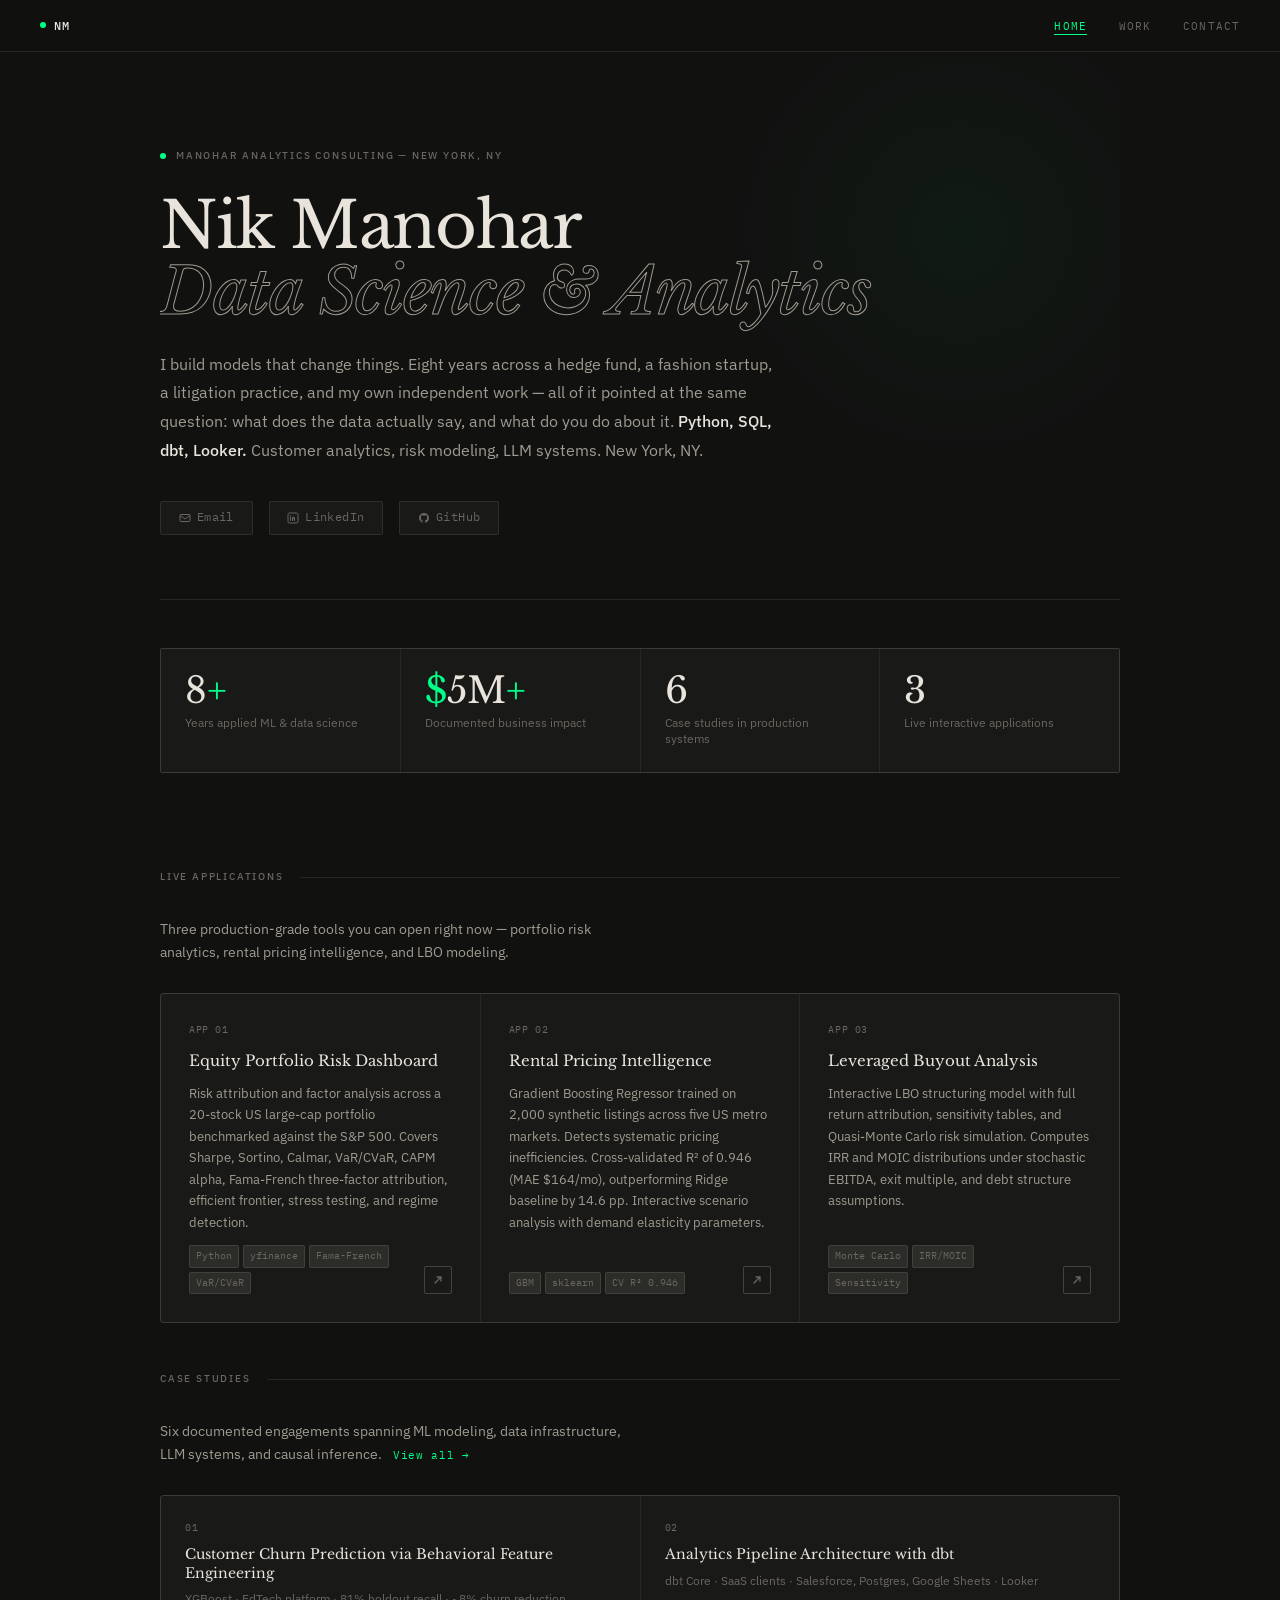
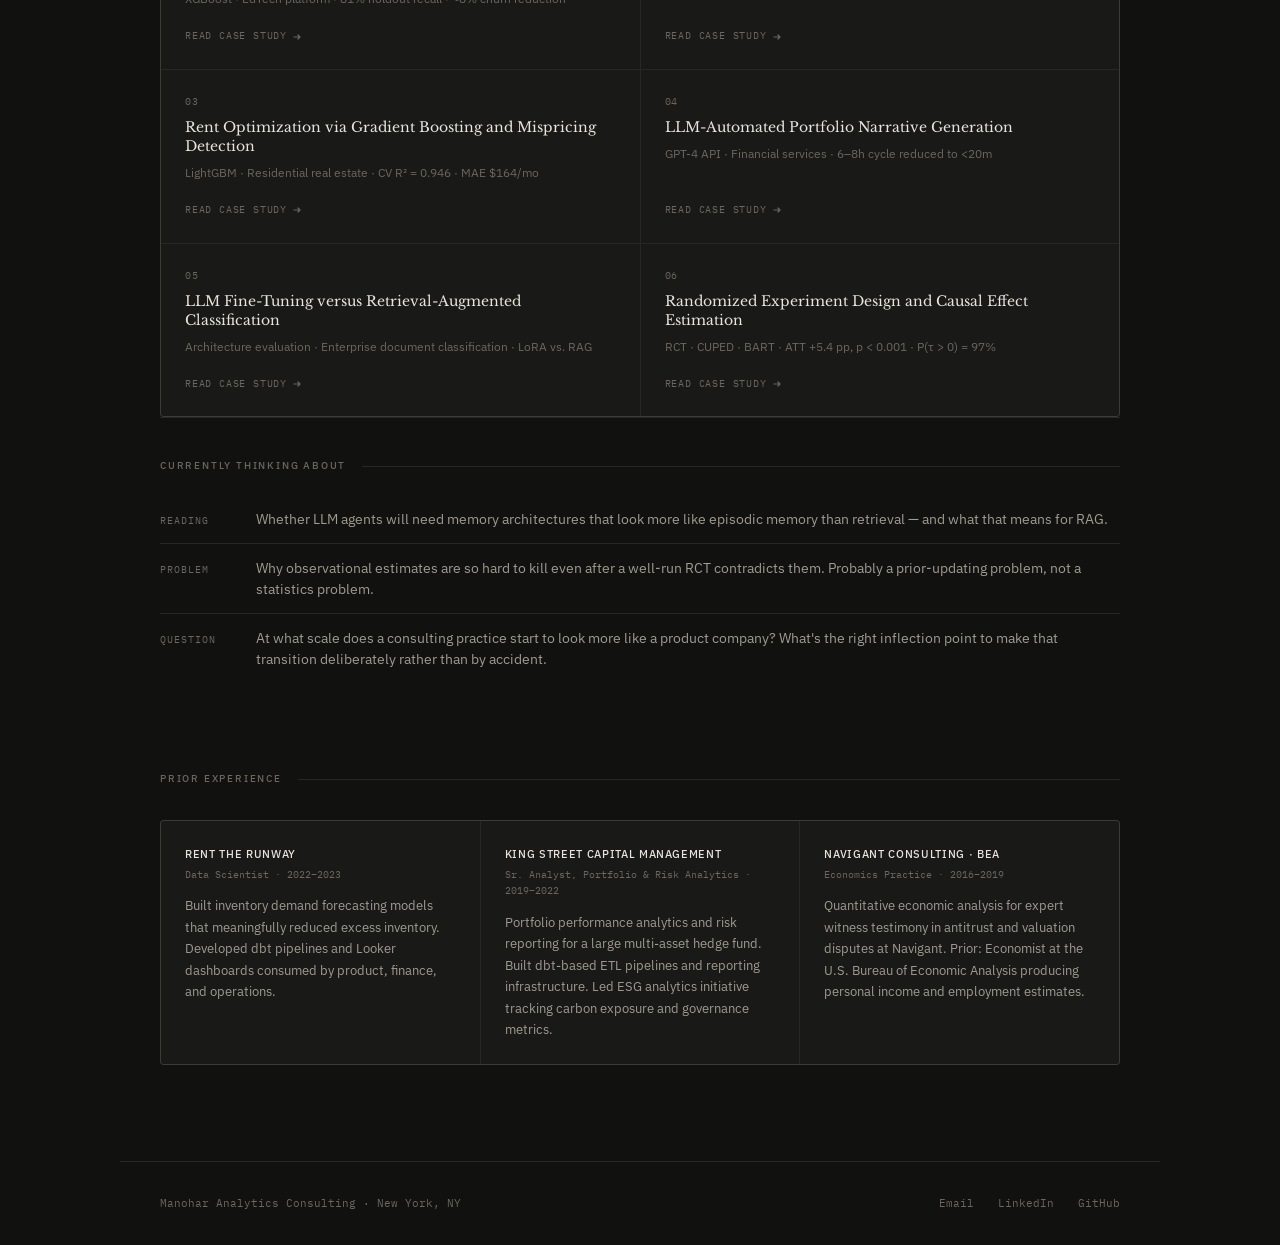
<file: index.html>
<!DOCTYPE html>
<html lang="en">
<head>
<meta charset="UTF-8">
<meta name="viewport" content="width=device-width, initial-scale=1.0">
<title>Nik Manohar | Data Science &amp; Analytics</title>
<link rel="preconnect" href="https://fonts.googleapis.com">
<link href="https://fonts.googleapis.com/css2?family=Libre+Baskerville:ital,wght@0,400;0,700;1,400&family=IBM+Plex+Sans:wght@300;400;500&family=IBM+Plex+Mono:wght@400;500&display=swap" rel="stylesheet">
<link rel="stylesheet" href="style.css">
<style>
/* ---- HERO ---- */
.hero {
  padding: 6rem 0 4rem;
  border-bottom: 0.5px solid var(--rule);
  position: relative;
  overflow: hidden;
}
.hero::before {
  content: '';
  position: absolute;
  top: -60px; right: -80px;
  width: 480px; height: 480px;
  background: radial-gradient(circle, rgba(0,255,136,0.04) 0%, transparent 70%);
  pointer-events: none;
}
.hero-eyebrow {
  display: flex;
  align-items: center;
  gap: 10px;
  margin-bottom: 1.75rem;
}
.hero-eyebrow .dot {
  width: 6px; height: 6px;
  border-radius: 50%;
  background: var(--accent);
  animation: pulse 2.4s ease-in-out infinite;
}
.hero-name {
  font-family: 'Libre Baskerville', serif;
  font-size: clamp(38px, 6vw, 64px);
  font-weight: 400;
  line-height: 1.04;
  color: var(--ink);
  letter-spacing: -0.02em;
  margin-bottom: 1.5rem;
}
.hero-name em {
  font-style: italic;
  color: transparent;
  -webkit-text-stroke: 1px var(--ink-mid);
  transition: color 0.2s, -webkit-text-stroke-color 0.2s;
}
.hero-name em:hover {
  color: var(--accent);
  -webkit-text-stroke-color: var(--accent);
}
.hero-bio {
  font-size: 16px;
  color: var(--ink-mid);
  line-height: 1.80;
  max-width: 62ch;
  margin-bottom: 2.25rem;
}
.hero-bio strong { color: var(--ink); font-weight: 500; }
.hero-contact {
  display: flex;
  flex-wrap: wrap;
  gap: 0.5rem 1rem;
  align-items: center;
}
.hero-link {
  font-family: 'IBM Plex Mono', monospace;
  font-size: 11.5px;
  color: var(--ink-dim);
  text-decoration: none;
  display: flex; align-items: center; gap: 6px;
  transition: color 0.15s, border-color 0.15s, background 0.15s;
  letter-spacing: 0.04em;
  border: 0.5px solid var(--rule);
  border-radius: 2px;
  padding: 0.4rem 1.1rem;
  background: var(--paper-2);
}
.hero-link:hover { color: var(--accent); border-color: var(--accent); }
.hero-link svg { width: 12px; height: 12px; flex-shrink: 0; }

/* ---- STATS BAND ---- */
.stats-band {
  display: grid;
  grid-template-columns: repeat(4, 1fr);
  gap: 1px;
  background: var(--rule);
  border: 0.5px solid var(--rule);
  border-radius: 2px;
  overflow: hidden;
  margin: 3rem 0;
}
.stat-cell {
  background: var(--paper-2);
  padding: 1.5rem;
  text-align: left;
}
.stat-cell-num {
  font-family: 'Libre Baskerville', serif;
  font-size: 36px;
  line-height: 1;
  color: var(--ink);
  margin-bottom: 6px;
}
.stat-cell-num .accent { color: var(--accent); }
.stat-cell-label { font-size: 12px; color: var(--ink-dim); line-height: 1.4; }
@media(max-width:640px){.stats-band{grid-template-columns:1fr 1fr;}}

/* ---- APP CARDS ---- */
.app-grid {
  display: grid;
  grid-template-columns: repeat(3, 1fr);
  gap: 1px;
  background: var(--rule);
  border: 0.5px solid var(--rule);
  border-radius: 4px;
  overflow: hidden;
}
@media(max-width:700px){.app-grid{grid-template-columns:1fr;}}

.app-card {
  background: var(--paper-2);
  padding: 1.75rem;
  text-decoration: none;
  display: flex; flex-direction: column; gap: 0.75rem;
  transition: background 0.15s;
  position: relative;
  overflow: hidden;
}
.app-card::after {
  content: '';
  position: absolute;
  bottom: 0; left: 0; right: 0;
  height: 2px;
  background: var(--accent);
  transform: scaleX(0);
  transform-origin: left;
  transition: transform 0.25s ease;
}
.app-card:hover { background: var(--paper-3); }
.app-card:hover::after { transform: scaleX(1); }

.app-num {
  font-family: 'IBM Plex Mono', monospace;
  font-size: 10px; color: var(--ink-dim); letter-spacing: 0.06em;
}
.app-title {
  font-family: 'Libre Baskerville', serif;
  font-size: 15px; font-weight: 400;
  color: var(--ink); line-height: 1.35;
}
.app-desc {
  font-size: 13px; color: var(--ink-mid); line-height: 1.65; flex: 1;
}
.app-meta {
  display: flex; justify-content: space-between;
  align-items: flex-end; gap: 0.5rem; margin-top: auto;
}
.tag-row { display: flex; flex-wrap: wrap; gap: 4px; }
.tag {
  font-family: 'IBM Plex Mono', monospace;
  font-size: 10px; padding: 2px 6px; border-radius: 2px;
  background: var(--paper-4); color: var(--ink-dim);
  border: 0.5px solid var(--rule);
}
.app-link-icon {
  width: 28px; height: 28px; flex-shrink: 0;
  border: 0.5px solid var(--rule-mid); border-radius: 2px;
  display: flex; align-items: center; justify-content: center;
  color: var(--ink-dim); transition: all 0.15s;
}
.app-card:hover .app-link-icon { border-color: var(--accent); color: var(--accent); }
.app-link-icon svg { width: 10px; height: 10px; }

/* ---- WORK PREVIEW ---- */
.work-preview {
  display: grid;
  grid-template-columns: repeat(2, 1fr);
  gap: 1px;
  background: var(--rule);
  border: 0.5px solid var(--rule);
  border-radius: 4px;
  overflow: hidden;
}
@media(max-width:640px){.work-preview{grid-template-columns:1fr;}}

.work-card {
  background: var(--paper-2);
  padding: 1.5rem;
  text-decoration: none;
  display: flex; flex-direction: column; gap: 0.5rem;
  transition: background 0.15s;
  border-right: 1px solid transparent;
}
.work-card:hover { background: var(--paper-3); }
.work-card:hover .work-num { color: var(--accent); }

.work-num {
  font-family: 'IBM Plex Mono', monospace;
  font-size: 10px; color: var(--ink-dim);
  letter-spacing: 0.06em; transition: color 0.15s;
}
.work-title {
  font-family: 'Libre Baskerville', serif;
  font-size: 14px; font-weight: 400;
  color: var(--ink); line-height: 1.35;
}
.work-sub {
  font-size: 12px; color: var(--ink-dim); line-height: 1.5;
}
.work-arrow {
  margin-top: auto; padding-top: 0.75rem;
  font-family: 'IBM Plex Mono', monospace;
  font-size: 10px; letter-spacing: 0.08em; text-transform: uppercase;
  color: var(--ink-dim); display: flex; align-items: center; gap: 5px;
  transition: color 0.15s;
}
.work-card:hover .work-arrow { color: var(--accent); }

/* ---- EXPERIENCE ---- */
.exp-grid {
  display: grid;
  grid-template-columns: repeat(3, 1fr);
  gap: 1px; background: var(--rule);
  border: 0.5px solid var(--rule); border-radius: 4px; overflow: hidden;
}
@media(max-width:640px){.exp-grid{grid-template-columns:1fr;}}

.exp-card {
  background: var(--paper-2); padding: 1.5rem;
}
.exp-org { font-size: 11px; font-weight: 500; color: var(--ink); letter-spacing: 0.06em; text-transform: uppercase; margin-bottom: 4px; }
.exp-role { font-family: 'IBM Plex Mono', monospace; font-size: 10px; color: var(--ink-dim); margin-bottom: 0.75rem; }
.exp-body { font-size: 13px; color: var(--ink-mid); line-height: 1.65; }
</style>
</head>
<body>

<nav class="site-nav">
  <a class="nav-logo" href="index.html">
    <span class="dot"></span>
    NM
  </a>
  <ul class="nav-links">
    <li><a href="index.html" class="active">Home</a></li>
    <li><a href="work.html">Work</a></li>
    <li><a href="mailto:manohar.analytics@proton.me">Contact</a></li>
  </ul>
</nav>

<div class="page-wrap">

  <!-- HERO -->
  <section class="hero">
    <div class="hero-eyebrow fade-up">
      <span class="dot"></span>
      <span class="label">Manohar Analytics Consulting — New York, NY</span>
    </div>
    <h1 class="hero-name fade-up fade-up-1">Nik Manohar<br><em>Data Science & Analytics</em></h1>
    <p class="hero-bio fade-up fade-up-2">
      I build models that change things. Eight years across a hedge fund, a fashion startup, a litigation practice, and my own independent work — all of it pointed at the same question: what does the data actually say, and what do you do about it. <strong>Python, SQL, dbt, Looker.</strong> Customer analytics, risk modeling, LLM systems. New York, NY. 
    </p>
    <div class="hero-contact fade-up fade-up-3">
      <a class="hero-link" href="mailto:manohar.analytics@proton.me">
        <svg viewBox="0 0 12 12" fill="none"><rect x="1" y="2.5" width="10" height="7" rx="1" stroke="currentColor" stroke-width="1"/><path d="M1 3.5L6 7l5-3.5" stroke="currentColor" stroke-width="1"/></svg>
        Email
      </a>
      <a class="hero-link" href="https://www.linkedin.com/in/nik-manohar/" target="_blank">
        <svg viewBox="0 0 12 12" fill="none"><rect x="1" y="1" width="10" height="10" rx="1.5" stroke="currentColor" stroke-width="1"/><path d="M3.5 5v3.5M3.5 3.5v.01M5.5 8.5V6a1 1 0 012 0v2.5M5.5 6.5h2" stroke="currentColor" stroke-width="1" stroke-linecap="round"/></svg>
        LinkedIn
      </a>
      <a class="hero-link" href="https://github.com/nikm-ai" target="_blank">
        <svg viewBox="0 0 12 12" fill="none"><path d="M6 1C3.24 1 1 3.24 1 6c0 2.21 1.43 4.08 3.42 4.74.25.05.34-.11.34-.24v-.85c-1.39.3-1.68-.67-1.68-.67-.23-.58-.56-.73-.56-.73-.45-.31.04-.3.04-.3.5.03.76.51.76.51.44.76 1.16.54 1.44.41.04-.32.17-.54.31-.66-1.1-.13-2.26-.55-2.26-2.45 0-.54.19-.98.51-1.33-.05-.13-.22-.63.05-1.31 0 0 .42-.13 1.37.51a4.76 4.76 0 012.5 0c.95-.64 1.37-.51 1.37-.51.27.68.1 1.18.05 1.31.32.35.51.79.51 1.33 0 1.91-1.16 2.32-2.27 2.45.18.15.34.46.34.93v1.38c0 .13.09.29.34.24A5.01 5.01 0 0011 6c0-2.76-2.24-5-5-5z" fill="currentColor"/></svg>
        GitHub
      </a>
    </div>
  </section>

  <!-- STATS -->
  <div class="stats-band fade-up fade-up-4">
    <div class="stat-cell">
      <div class="stat-cell-num">8<span class="accent">+</span></div>
      <div class="stat-cell-label">Years applied ML &amp; data science</div>
    </div>
    <div class="stat-cell">
      <div class="stat-cell-num"><span class="accent">$</span>5M<span class="accent">+</span></div>
      <div class="stat-cell-label">Documented business impact</div>
    </div>
    <div class="stat-cell">
      <div class="stat-cell-num">6</div>
      <div class="stat-cell-label">Case studies in production systems</div>
    </div>
    <div class="stat-cell">
      <div class="stat-cell-num">3</div>
      <div class="stat-cell-label">Live interactive applications</div>
    </div>
  </div>

  <!-- LIVE APPS -->
  <div class="section-head fade-up">
    <span class="label">Live Applications</span>
  </div>
  <p style="font-size:14px;color:var(--ink-mid);margin-bottom:1.75rem;max-width:58ch;line-height:1.7;">
    Three production-grade tools you can open right now — portfolio risk analytics, rental pricing intelligence, and LBO modeling.
  </p>

  <div class="app-grid">
    <a href="https://nikmportfolioriskdash.streamlit.app/" target="_blank" class="app-card fade-up fade-up-1">
      <div class="app-num">APP 01</div>
      <div class="app-title">Equity Portfolio Risk Dashboard</div>
      <div class="app-desc">Risk attribution and factor analysis across a 20-stock US large-cap portfolio benchmarked against the S&amp;P 500. Covers Sharpe, Sortino, Calmar, VaR/CVaR, CAPM alpha, Fama-French three-factor attribution, efficient frontier, stress testing, and regime detection.</div>
      <div class="app-meta">
        <div class="tag-row">
          <span class="tag">Python</span>
          <span class="tag">yfinance</span>
          <span class="tag">Fama-French</span>
          <span class="tag">VaR/CVaR</span>
        </div>
        <div class="app-link-icon">
          <svg viewBox="0 0 10 10" fill="none"><path d="M2 8L8 2M8 2H4M8 2V6" stroke="currentColor" stroke-width="1.3" stroke-linecap="round"/></svg>
        </div>
      </div>
    </a>

    <a href="https://marketpricingintelligence-atvmumeubevb2x8cpbhddx.streamlit.app/" target="_blank" class="app-card fade-up fade-up-2">
      <div class="app-num">APP 02</div>
      <div class="app-title">Rental Pricing Intelligence</div>
      <div class="app-desc">Gradient Boosting Regressor trained on 2,000 synthetic listings across five US metro markets. Detects systematic pricing inefficiencies. Cross-validated R² of 0.946 (MAE $164/mo), outperforming Ridge baseline by 14.6 pp. Interactive scenario analysis with demand elasticity parameters.</div>
      <div class="app-meta">
        <div class="tag-row">
          <span class="tag">GBM</span>
          <span class="tag">sklearn</span>
          <span class="tag">CV R² 0.946</span>
        </div>
        <div class="app-link-icon">
          <svg viewBox="0 0 10 10" fill="none"><path d="M2 8L8 2M8 2H4M8 2V6" stroke="currentColor" stroke-width="1.3" stroke-linecap="round"/></svg>
        </div>
      </div>
    </a>

    <a href="https://nikmlbo.streamlit.app/" target="_blank" class="app-card fade-up fade-up-3">
      <div class="app-num">APP 03</div>
      <div class="app-title">Leveraged Buyout Analysis</div>
      <div class="app-desc">Interactive LBO structuring model with full return attribution, sensitivity tables, and Quasi-Monte Carlo risk simulation. Computes IRR and MOIC distributions under stochastic EBITDA, exit multiple, and debt structure assumptions.</div>
      <div class="app-meta">
        <div class="tag-row">
          <span class="tag">Monte Carlo</span>
          <span class="tag">IRR/MOIC</span>
          <span class="tag">Sensitivity</span>
        </div>
        <div class="app-link-icon">
          <svg viewBox="0 0 10 10" fill="none"><path d="M2 8L8 2M8 2H4M8 2V6" stroke="currentColor" stroke-width="1.3" stroke-linecap="round"/></svg>
        </div>
      </div>
    </a>
  </div>

  <!-- WORK PREVIEW -->
  <div class="section-head">
    <span class="label">Case Studies</span>
  </div>
  <p style="font-size:14px;color:var(--ink-mid);margin-bottom:1.75rem;max-width:58ch;line-height:1.7;">
    Six documented engagements spanning ML modeling, data infrastructure, LLM systems, and causal inference.
    <a href="work.html" style="color:var(--accent);text-decoration:none;margin-left:8px;font-family:'IBM Plex Mono',monospace;font-size:11px;letter-spacing:0.06em;">View all →</a>
  </p>

  <div class="work-preview">
    <a href="cs-churn.html" class="work-card">
      <div class="work-num">01</div>
      <div class="work-title">Customer Churn Prediction via Behavioral Feature Engineering</div>
      <div class="work-sub">XGBoost · EdTech platform · 81% holdout recall · ~8% churn reduction</div>
      <div class="work-arrow">Read case study <svg width="10" height="10" viewBox="0 0 10 10" fill="none"><path d="M2 5h6M6 3l2 2-2 2" stroke="currentColor" stroke-width="1.2" stroke-linecap="round" stroke-linejoin="round"/></svg></div>
    </a>
    <a href="cs-dbt.html" class="work-card">
      <div class="work-num">02</div>
      <div class="work-title">Analytics Pipeline Architecture with dbt</div>
      <div class="work-sub">dbt Core · SaaS clients · Salesforce, Postgres, Google Sheets · Looker</div>
      <div class="work-arrow">Read case study <svg width="10" height="10" viewBox="0 0 10 10" fill="none"><path d="M2 5h6M6 3l2 2-2 2" stroke="currentColor" stroke-width="1.2" stroke-linecap="round" stroke-linejoin="round"/></svg></div>
    </a>
    <a href="cs-rent.html" class="work-card">
      <div class="work-num">03</div>
      <div class="work-title">Rent Optimization via Gradient Boosting and Mispricing Detection</div>
      <div class="work-sub">LightGBM · Residential real estate · CV R² = 0.946 · MAE $164/mo</div>
      <div class="work-arrow">Read case study <svg width="10" height="10" viewBox="0 0 10 10" fill="none"><path d="M2 5h6M6 3l2 2-2 2" stroke="currentColor" stroke-width="1.2" stroke-linecap="round" stroke-linejoin="round"/></svg></div>
    </a>
    <a href="cs-llm.html" class="work-card">
      <div class="work-num">04</div>
      <div class="work-title">LLM-Automated Portfolio Narrative Generation</div>
      <div class="work-sub">GPT-4 API · Financial services · 6–8h cycle reduced to &lt;20m</div>
      <div class="work-arrow">Read case study <svg width="10" height="10" viewBox="0 0 10 10" fill="none"><path d="M2 5h6M6 3l2 2-2 2" stroke="currentColor" stroke-width="1.2" stroke-linecap="round" stroke-linejoin="round"/></svg></div>
    </a>
    <a href="cs-arch.html" class="work-card">
      <div class="work-num">05</div>
      <div class="work-title">LLM Fine-Tuning versus Retrieval-Augmented Classification</div>
      <div class="work-sub">Architecture evaluation · Enterprise document classification · LoRA vs. RAG</div>
      <div class="work-arrow">Read case study <svg width="10" height="10" viewBox="0 0 10 10" fill="none"><path d="M2 5h6M6 3l2 2-2 2" stroke="currentColor" stroke-width="1.2" stroke-linecap="round" stroke-linejoin="round"/></svg></div>
    </a>
    <a href="cs-rct.html" class="work-card">
      <div class="work-num">06</div>
      <div class="work-title">Randomized Experiment Design and Causal Effect Estimation</div>
      <div class="work-sub">RCT · CUPED · BART · ATT +5.4 pp, p &lt; 0.001 · P(τ &gt; 0) = 97%</div>
      <div class="work-arrow">Read case study <svg width="10" height="10" viewBox="0 0 10 10" fill="none"><path d="M2 5h6M6 3l2 2-2 2" stroke="currentColor" stroke-width="1.2" stroke-linecap="round" stroke-linejoin="round"/></svg></div>
    </a>
  </div>

  <!-- CURRENTLY THINKING ABOUT -->
  <div class="thinking-section fade-up">
    <div class="section-head" style="padding-top:0;margin-bottom:1.25rem;">
      <span class="label">Currently thinking about</span>
    </div>
    <div class="thinking-items">
      <div class="thinking-item">
        <span class="thinking-label">Reading</span>
        <span class="thinking-text">Whether LLM agents will need memory architectures that look more like episodic memory than retrieval — and what that means for RAG.</span>
      </div>
      <div class="thinking-item">
        <span class="thinking-label">Problem</span>
        <span class="thinking-text">Why observational estimates are so hard to kill even after a well-run RCT contradicts them. Probably a prior-updating problem, not a statistics problem.</span>
      </div>
      <div class="thinking-item">
        <span class="thinking-label">Question</span>
        <span class="thinking-text">At what scale does a consulting practice start to look more like a product company? What's the right inflection point to make that transition deliberately rather than by accident.</span>
      </div>
    </div>
  </div>

  <!-- EXPERIENCE -->
  <div class="section-head">
    <span class="label">Prior Experience</span>
  </div>
  <div class="exp-grid">
    <div class="exp-card">
      <div class="exp-org">Rent the Runway</div>
      <div class="exp-role">Data Scientist · 2022–2023</div>
      <div class="exp-body">Built inventory demand forecasting models that meaningfully reduced excess inventory. Developed dbt pipelines and Looker dashboards consumed by product, finance, and operations.</div>
    </div>
    <div class="exp-card">
      <div class="exp-org">King Street Capital Management</div>
      <div class="exp-role">Sr. Analyst, Portfolio & Risk Analytics · 2019–2022</div>
      <div class="exp-body">Portfolio performance analytics and risk reporting for a large multi-asset hedge fund. Built dbt-based ETL pipelines and reporting infrastructure. Led ESG analytics initiative tracking carbon exposure and governance metrics.</div>
    </div>
    <div class="exp-card">
      <div class="exp-org">Navigant Consulting · BEA</div>
      <div class="exp-role">Economics Practice · 2016–2019</div>
      <div class="exp-body">Quantitative economic analysis for expert witness testimony in antitrust and valuation disputes at Navigant. Prior: Economist at the U.S. Bureau of Economic Analysis producing personal income and employment estimates.</div>
    </div>
  </div>

</div>

<footer>
  <div class="site-footer">
    <div class="footer-left">Manohar Analytics Consulting · New York, NY</div>
    <div class="footer-links">
      <a href="mailto:manohar.analytics@proton.me" style="color:var(--ink-dim)">Email</a>
      <a href="https://www.linkedin.com/in/nik-manohar/" target="_blank">LinkedIn</a>
      <a href="https://github.com/nikm-ai" target="_blank">GitHub</a>
    </div>
  </div>
</footer>

<div class="cursor-glow" id="cursorGlow"></div>

<script>
// Cursor glow
const glow = document.getElementById('cursorGlow');
let glowVisible = false;
document.addEventListener('mousemove', (e) => {
  glow.style.left = e.clientX + 'px';
  glow.style.top = e.clientY + 'px';
  if (!glowVisible) { glow.style.opacity = '1'; glowVisible = true; }
});
document.addEventListener('mouseleave', () => { glow.style.opacity = '0'; glowVisible = false; });

// Animated stat counters
function animateCounter(el, target, suffix, prefix, duration) {
  const start = performance.now();
  function step(now) {
    const elapsed = now - start;
    const progress = Math.min(elapsed / duration, 1);
    const eased = 1 - Math.pow(1 - progress, 3);
    const current = Math.floor(eased * target);
    el.innerHTML = (prefix || '') + current + (suffix || '');
    if (progress < 1) requestAnimationFrame(step);
    else el.innerHTML = (prefix || '') + target + (suffix || '');
  }
  requestAnimationFrame(step);
}

const statsBand = document.querySelector('.stats-band');
let counted = false;
if (statsBand) {
  const statsObs = new IntersectionObserver((entries) => {
    if (entries[0].isIntersecting && !counted) {
      counted = true;
      const cells = statsBand.querySelectorAll('.stat-cell-num');
      const configs = [
        { prefix: '', target: '8', suffix: '<span class="accent">+</span>' },
        { prefix: '<span class="accent">$</span>', target: '5', suffix: 'M<span class="accent">+</span>' },
        { prefix: '', target: '6', suffix: '' },
        { prefix: '', target: '3', suffix: '' },
      ];
      cells.forEach((el, i) => {
        const c = configs[i];
        if (!c) return;
        const num = parseInt(c.target);
        setTimeout(() => animateCounter(el, num, c.suffix, c.prefix, 800 + i * 120), i * 100);
      });
    }
  }, { threshold: 0.4 });
  statsObs.observe(statsBand);
}
</script>
</body>
</html>
</file>
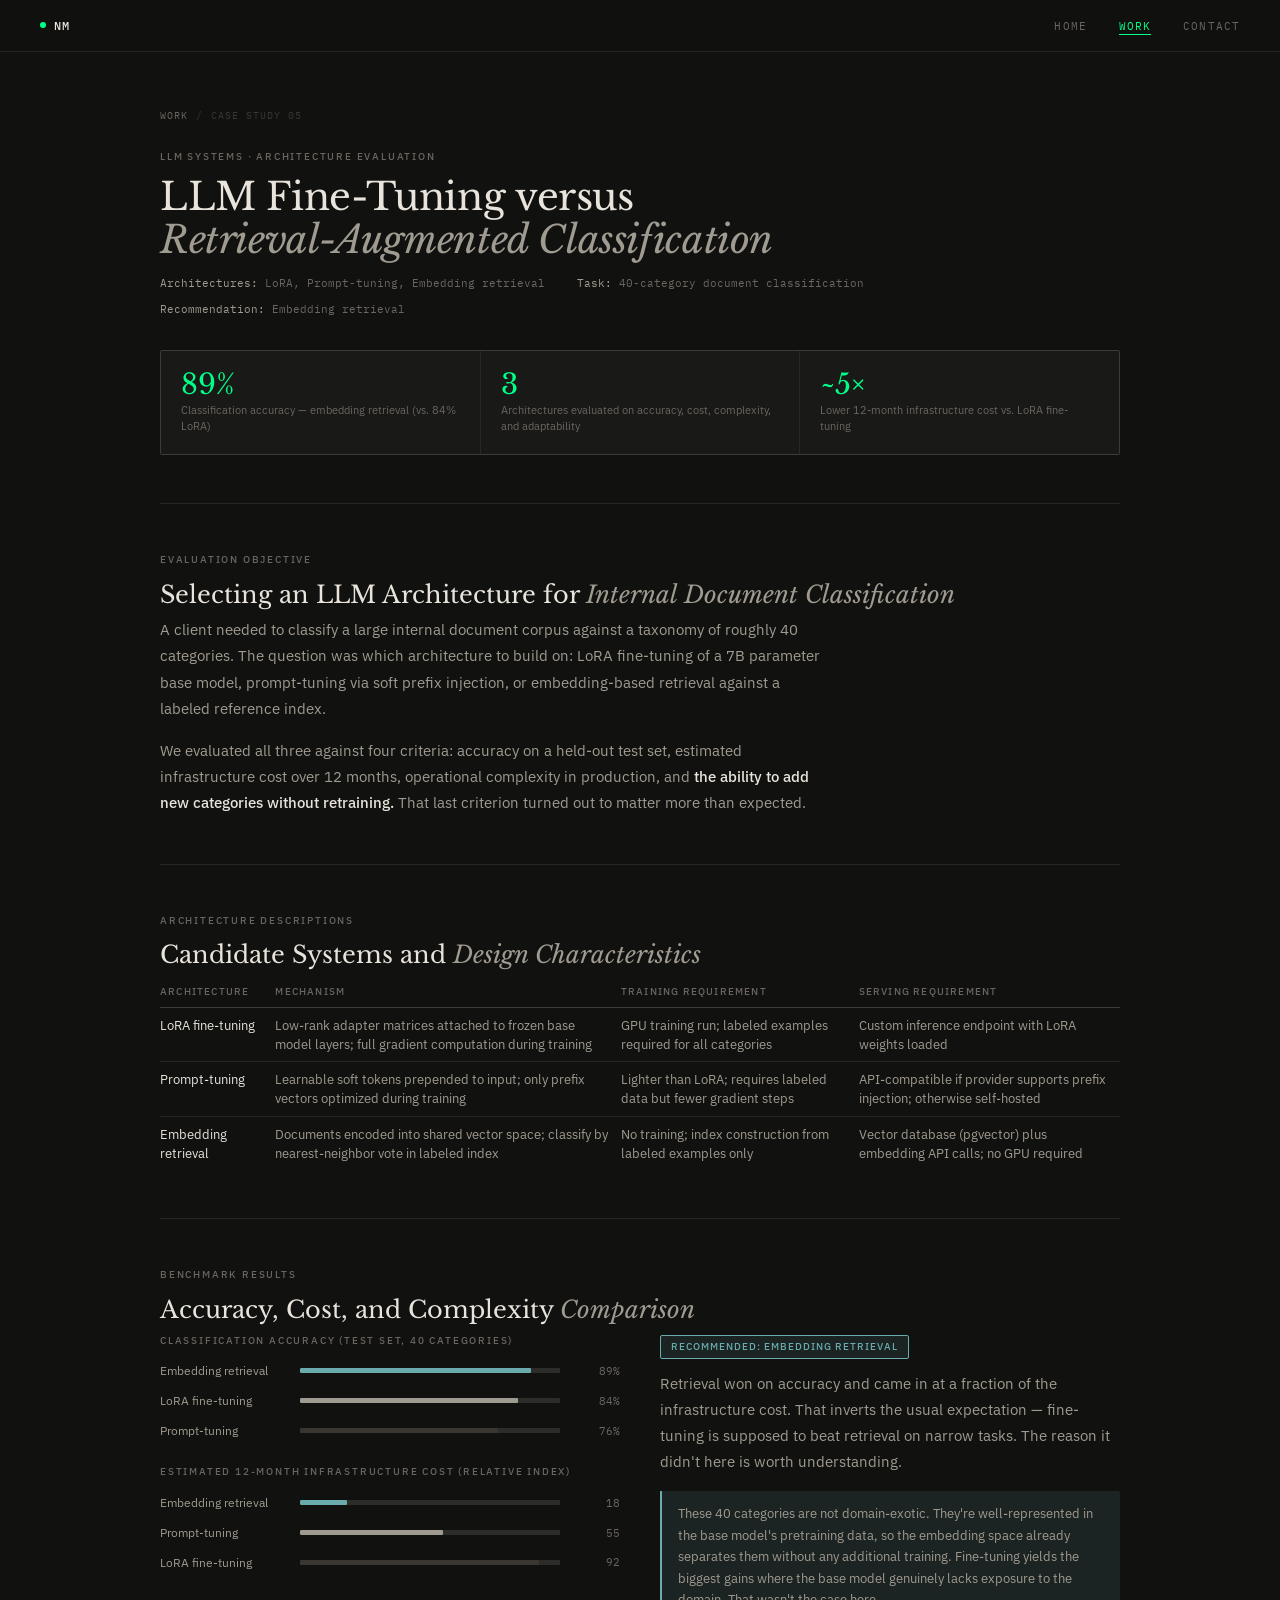
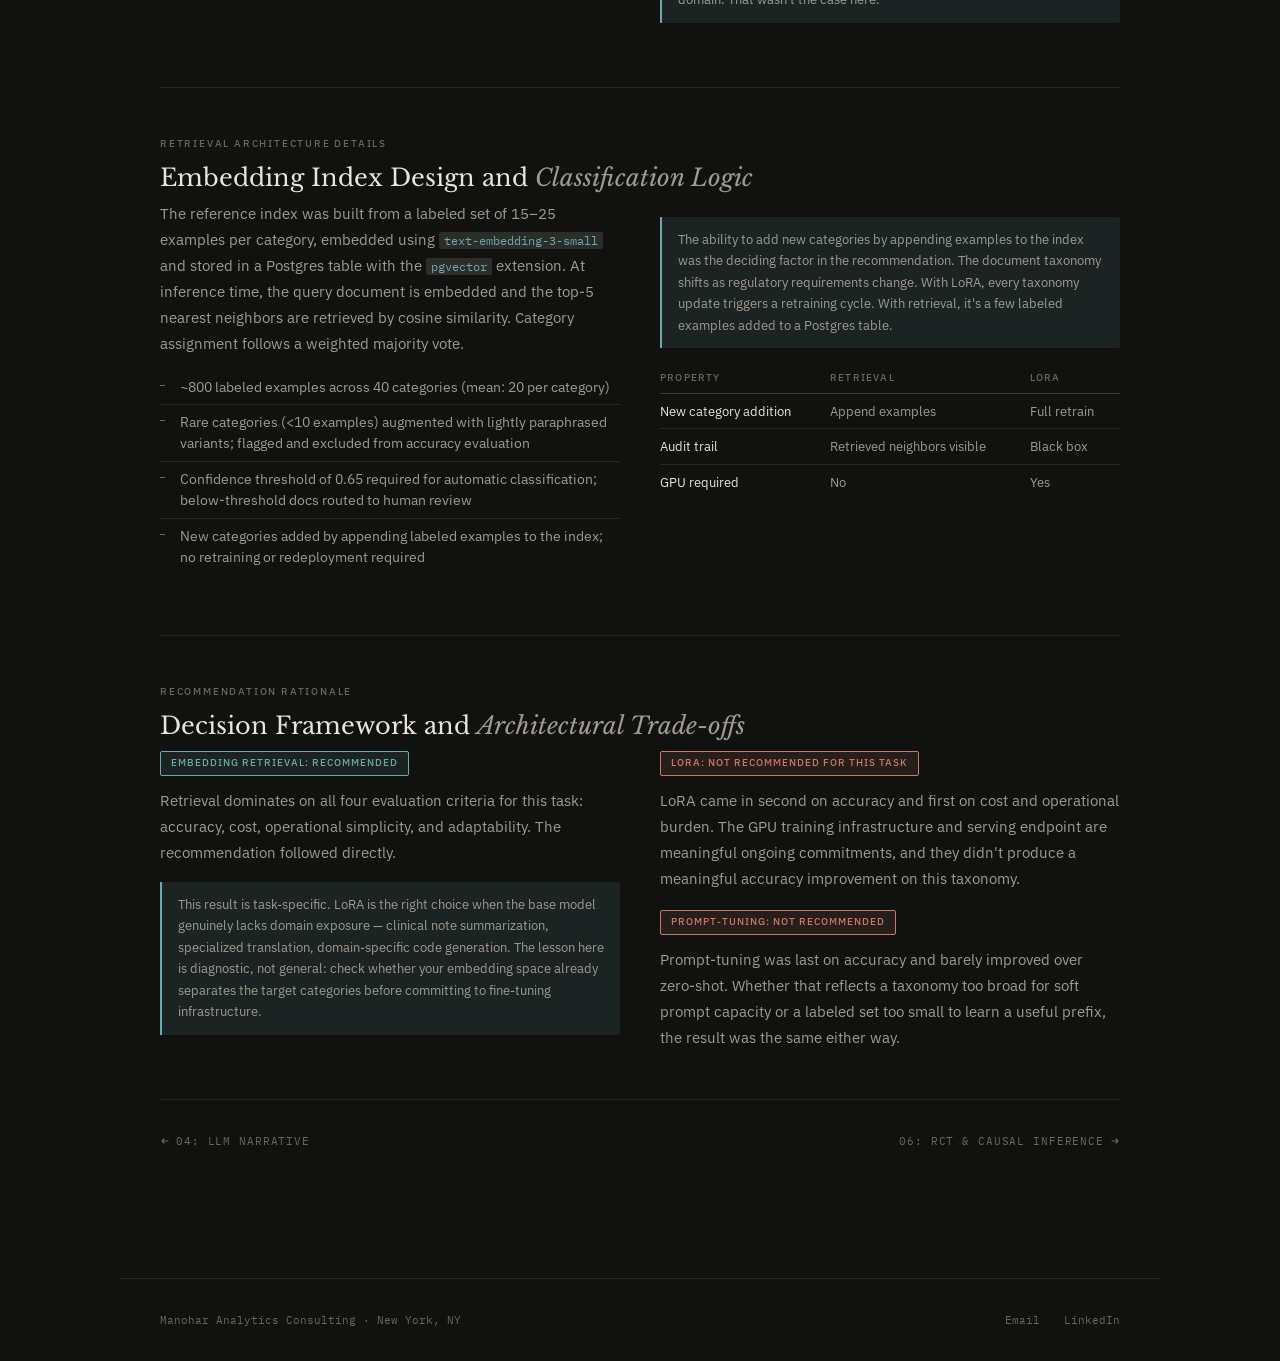
<file: cs-arch.html>
<!DOCTYPE html>
<html lang="en">
<head>
<meta charset="UTF-8">
<meta name="viewport" content="width=device-width, initial-scale=1.0">
<title>LLM Architecture Evaluation — Nik Manohar</title>
<link rel="preconnect" href="https://fonts.googleapis.com">
<link href="https://fonts.googleapis.com/css2?family=Libre+Baskerville:ital,wght@0,400;0,700;1,400&family=IBM+Plex+Sans:wght@300;400;500&family=IBM+Plex+Mono:wght@400;500&display=swap" rel="stylesheet">
<link rel="stylesheet" href="style.css">
<style>
.cs-hero{padding:3.5rem 0 3rem;border-bottom:0.5px solid var(--rule);}
.cs-breadcrumb{display:flex;align-items:center;gap:0.5rem;font-family:'IBM Plex Mono',monospace;font-size:10px;letter-spacing:0.10em;text-transform:uppercase;color:var(--ink-dim);margin-bottom:1.5rem;}
.cs-breadcrumb a{color:var(--ink-dim);text-decoration:none;transition:color 0.15s;}
.cs-breadcrumb a:hover{color:var(--accent);}
.cs-breadcrumb span{color:var(--ink-faint);}
.cs-hero h1{font-size:clamp(24px,3.5vw,38px);margin-bottom:0.75rem;line-height:1.15;}
.cs-meta{display:flex;flex-wrap:wrap;gap:0.5rem 2rem;margin-bottom:2rem;}
.cs-meta-item{font-family:'IBM Plex Mono',monospace;font-size:11px;color:var(--ink-dim);}
.cs-meta-item strong{color:var(--ink-mid);font-weight:400;}
.cs-outcomes{display:grid;grid-template-columns:repeat(3,1fr);gap:1px;background:var(--rule);border:0.5px solid var(--rule);border-radius:2px;overflow:hidden;}
@media(max-width:600px){.cs-outcomes{grid-template-columns:1fr 1fr;}}
.outcome-cell{background:var(--paper-2);padding:1.25rem;}
.outcome-num{font-family:'Libre Baskerville',serif;font-size:28px;line-height:1;color:var(--accent);margin-bottom:4px;}
.outcome-label{font-size:11px;color:var(--ink-dim);line-height:1.4;}
.cs-section{margin:3rem 0;}
.cs-section h2{font-size:clamp(18px,2.5vw,24px);margin-bottom:0.5rem;}
.section-label{font-size:10px;font-weight:500;letter-spacing:0.18em;text-transform:uppercase;color:var(--ink-dim);margin-bottom:0.75rem;}
.cs-body-text{font-size:14.5px;color:var(--ink-mid);line-height:1.80;max-width:74ch;}
.cs-body-text+.cs-body-text{margin-top:1rem;}
.cs-body-text strong{color:var(--ink);font-weight:500;}
.cs-divider{border:none;border-top:0.5px solid var(--rule);margin:2.5rem 0;}
.cs-nav-footer{display:flex;justify-content:space-between;align-items:center;padding:2rem 0;border-top:0.5px solid var(--rule);margin-top:2rem;}
.cs-nav-link{font-family:'IBM Plex Mono',monospace;font-size:11px;letter-spacing:0.08em;text-transform:uppercase;color:var(--ink-dim);text-decoration:none;display:flex;align-items:center;gap:6px;transition:color 0.15s;}
.cs-nav-link:hover{color:var(--accent);}
</style>
</head>
<body>
<nav class="site-nav">
  <a class="nav-logo" href="index.html"><span class="dot"></span>NM</a>
  <ul class="nav-links">
    <li><a href="index.html">Home</a></li>
    <li><a href="work.html" class="active">Work</a></li>
    <li><a href="/cdn-cgi/l/email-protection#80eee9ebe8e9ecede1eeefe8e1f2b9b4c0e7ede1e9ecaee3efed">Contact</a></li>
  </ul>
</nav>
<div class="page-wrap">

  <div class="cs-hero fade-up">
    <div class="cs-breadcrumb"><a href="work.html">Work</a><span>/</span><span>Case Study 05</span></div>
    <div class="label" style="margin-bottom:0.6rem">LLM Systems · Architecture Evaluation</div>
    <h1>LLM Fine-Tuning versus<br><em>Retrieval-Augmented Classification</em></h1>
    <div class="cs-meta">
      <div class="cs-meta-item"><strong>Architectures:</strong> LoRA, Prompt-tuning, Embedding retrieval</div>
      <div class="cs-meta-item"><strong>Task:</strong> 40-category document classification</div>
      <div class="cs-meta-item"><strong>Recommendation:</strong> Embedding retrieval</div>
    </div>
    <div class="cs-outcomes">
      <div class="outcome-cell"><div class="outcome-num">89%</div><div class="outcome-label">Classification accuracy — embedding retrieval (vs. 84% LoRA)</div></div>
      <div class="outcome-cell"><div class="outcome-num">3</div><div class="outcome-label">Architectures evaluated on accuracy, cost, complexity, and adaptability</div></div>
      <div class="outcome-cell"><div class="outcome-num">~5×</div><div class="outcome-label">Lower 12-month infrastructure cost vs. LoRA fine-tuning</div></div>
    </div>
  </div>

  <div class="cs-section fade-up">
    <div class="section-label">Evaluation Objective</div>
    <h2>Selecting an LLM Architecture for <em>Internal Document Classification</em></h2>
    <p class="cs-body-text">A client needed to classify a large internal document corpus against a taxonomy of roughly 40 categories. The question was which architecture to build on: LoRA fine-tuning of a 7B parameter base model, prompt-tuning via soft prefix injection, or embedding-based retrieval against a labeled reference index.</p>
    <p class="cs-body-text">We evaluated all three against four criteria: accuracy on a held-out test set, estimated infrastructure cost over 12 months, operational complexity in production, and <strong>the ability to add new categories without retraining.</strong> That last criterion turned out to matter more than expected.</p>
  </div>

  <hr class="cs-divider">

  <div class="cs-section fade-up">
    <div class="section-label">Architecture Descriptions</div>
    <h2>Candidate Systems and <em>Design Characteristics</em></h2>
    <table class="dtable">
      <thead><tr><th>Architecture</th><th>Mechanism</th><th>Training requirement</th><th>Serving requirement</th></tr></thead>
      <tbody>
        <tr><td>LoRA fine-tuning</td><td>Low-rank adapter matrices attached to frozen base model layers; full gradient computation during training</td><td>GPU training run; labeled examples required for all categories</td><td>Custom inference endpoint with LoRA weights loaded</td></tr>
        <tr><td>Prompt-tuning</td><td>Learnable soft tokens prepended to input; only prefix vectors optimized during training</td><td>Lighter than LoRA; requires labeled data but fewer gradient steps</td><td>API-compatible if provider supports prefix injection; otherwise self-hosted</td></tr>
        <tr><td>Embedding retrieval</td><td>Documents encoded into shared vector space; classify by nearest-neighbor vote in labeled index</td><td>No training; index construction from labeled examples only</td><td>Vector database (pgvector) plus embedding API calls; no GPU required</td></tr>
      </tbody>
    </table>
  </div>

  <hr class="cs-divider">

  <div class="cs-section fade-up">
    <div class="section-label">Benchmark Results</div>
    <h2>Accuracy, Cost, and Complexity <em>Comparison</em></h2>
    <div class="two-col">
      <div>
        <div class="section-label" style="margin-bottom:0.75rem">Classification accuracy (test set, 40 categories)</div>
        <div class="bar-chart" style="margin-bottom:1.5rem">
          <div class="bar-row"><div class="bar-label">Embedding retrieval</div><div class="bar-track"><div class="bar-fill teal" style="width:89%"></div></div><div class="bar-val">89%</div></div>
          <div class="bar-row"><div class="bar-label">LoRA fine-tuning</div><div class="bar-track"><div class="bar-fill" style="width:84%;background:var(--ink-mid)"></div></div><div class="bar-val">84%</div></div>
          <div class="bar-row"><div class="bar-label">Prompt-tuning</div><div class="bar-track"><div class="bar-fill" style="width:76%"></div></div><div class="bar-val">76%</div></div>
        </div>
        <div class="section-label" style="margin-bottom:0.75rem">Estimated 12-month infrastructure cost (relative index)</div>
        <div class="bar-chart">
          <div class="bar-row"><div class="bar-label">Embedding retrieval</div><div class="bar-track"><div class="bar-fill teal" style="width:18%"></div></div><div class="bar-val">18</div></div>
          <div class="bar-row"><div class="bar-label">Prompt-tuning</div><div class="bar-track"><div class="bar-fill" style="width:55%;background:var(--ink-mid)"></div></div><div class="bar-val">55</div></div>
          <div class="bar-row"><div class="bar-label">LoRA fine-tuning</div><div class="bar-track"><div class="bar-fill" style="width:92%"></div></div><div class="bar-val">92</div></div>
        </div>
      </div>
      <div>
        <div class="verdict rec">Recommended: embedding retrieval</div>
        <p class="cs-body-text">Retrieval won on accuracy and came in at a fraction of the infrastructure cost. That inverts the usual expectation — fine-tuning is supposed to beat retrieval on narrow tasks. The reason it didn't here is worth understanding.</p>
        <div class="callout teal" style="margin-top:1rem">These 40 categories are not domain-exotic. They're well-represented in the base model's pretraining data, so the embedding space already separates them without any additional training. Fine-tuning yields the biggest gains where the base model genuinely lacks exposure to the domain. That wasn't the case here.</div>
      </div>
    </div>
  </div>

  <hr class="cs-divider">

  <div class="cs-section fade-up">
    <div class="section-label">Retrieval Architecture Details</div>
    <h2>Embedding Index Design and <em>Classification Logic</em></h2>
    <div class="two-col">
      <div>
        <p class="cs-body-text">The reference index was built from a labeled set of 15–25 examples per category, embedded using <code>text-embedding-3-small</code> and stored in a Postgres table with the <code>pgvector</code> extension. At inference time, the query document is embedded and the top-5 nearest neighbors are retrieved by cosine similarity. Category assignment follows a weighted majority vote.</p>
        <ul class="blist" style="margin-top:0.75rem">
          <li>~800 labeled examples across 40 categories (mean: 20 per category)</li>
          <li>Rare categories (&lt;10 examples) augmented with lightly paraphrased variants; flagged and excluded from accuracy evaluation</li>
          <li>Confidence threshold of 0.65 required for automatic classification; below-threshold docs routed to human review</li>
          <li>New categories added by appending labeled examples to the index; no retraining or redeployment required</li>
        </ul>
      </div>
      <div>
        <div class="callout teal" style="margin-bottom:1rem">The ability to add new categories by appending examples to the index was the deciding factor in the recommendation. The document taxonomy shifts as regulatory requirements change. With LoRA, every taxonomy update triggers a retraining cycle. With retrieval, it's a few labeled examples added to a Postgres table.</div>
        <table class="dtable">
          <thead><tr><th>Property</th><th>Retrieval</th><th>LoRA</th></tr></thead>
          <tbody>
            <tr><td>New category addition</td><td>Append examples</td><td>Full retrain</td></tr>
            <tr><td>Audit trail</td><td>Retrieved neighbors visible</td><td>Black box</td></tr>
            <tr><td>GPU required</td><td>No</td><td>Yes</td></tr>
          </tbody>
        </table>
      </div>
    </div>
  </div>

  <hr class="cs-divider">

  <div class="cs-section fade-up">
    <div class="section-label">Recommendation Rationale</div>
    <h2>Decision Framework and <em>Architectural Trade-offs</em></h2>
    <div class="two-col">
      <div>
        <div class="verdict rec">Embedding retrieval: recommended</div>
        <p class="cs-body-text" style="margin-bottom:1rem">Retrieval dominates on all four evaluation criteria for this task: accuracy, cost, operational simplicity, and adaptability. The recommendation followed directly.</p>
        <div class="callout teal">This result is task-specific. LoRA is the right choice when the base model genuinely lacks domain exposure — clinical note summarization, specialized translation, domain-specific code generation. The lesson here is diagnostic, not general: check whether your embedding space already separates the target categories before committing to fine-tuning infrastructure.</div>
      </div>
      <div>
        <div class="verdict out">LoRA: not recommended for this task</div>
        <p class="cs-body-text" style="margin-bottom:1rem">LoRA came in second on accuracy and first on cost and operational burden. The GPU training infrastructure and serving endpoint are meaningful ongoing commitments, and they didn't produce a meaningful accuracy improvement on this taxonomy.</p>
        <div class="verdict out">Prompt-tuning: not recommended</div>
        <p class="cs-body-text">Prompt-tuning was last on accuracy and barely improved over zero-shot. Whether that reflects a taxonomy too broad for soft prompt capacity or a labeled set too small to learn a useful prefix, the result was the same either way.</p>
      </div>
    </div>
  </div>

  <div class="cs-nav-footer">
    <a href="cs-llm.html" class="cs-nav-link"><svg width="10" height="10" viewBox="0 0 10 10" fill="none"><path d="M8 5H2M4 3l-2 2 2 2" stroke="currentColor" stroke-width="1.2" stroke-linecap="round" stroke-linejoin="round"/></svg>04: LLM Narrative</a>
    <a href="cs-rct.html" class="cs-nav-link">06: RCT &amp; Causal Inference<svg width="10" height="10" viewBox="0 0 10 10" fill="none"><path d="M2 5h6M6 3l2 2-2 2" stroke="currentColor" stroke-width="1.2" stroke-linecap="round" stroke-linejoin="round"/></svg></a>
  </div>
</div>
<footer><div class="site-footer">
  <div class="footer-left">Manohar Analytics Consulting · New York, NY</div>
  <div class="footer-links"><a href="/cdn-cgi/l/email-protection#c8a6a1a3a0a1a4a5a9a6a7a0a9baf1fc88afa5a9a1a4e6aba7a5">Email</a><a href="https://www.linkedin.com/in/nik-manohar/" target="_blank">LinkedIn</a><a hre
</file>
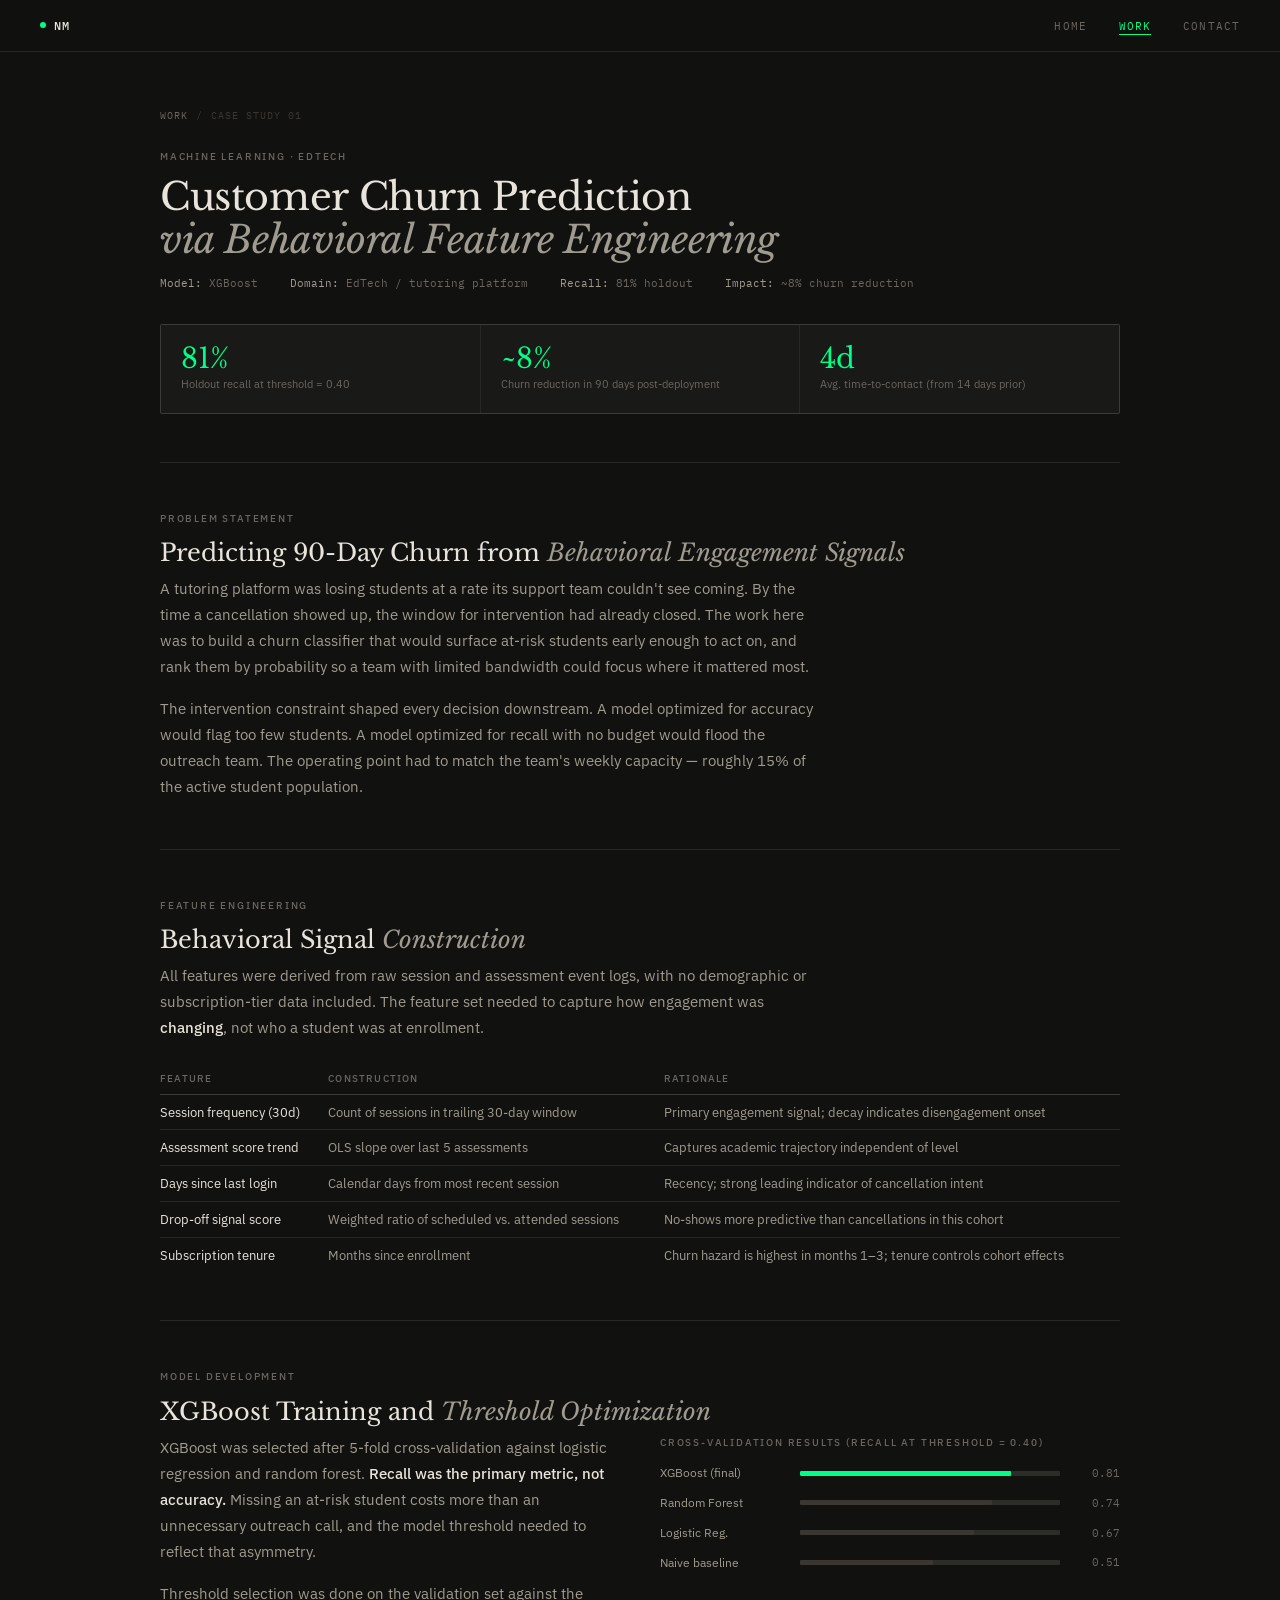
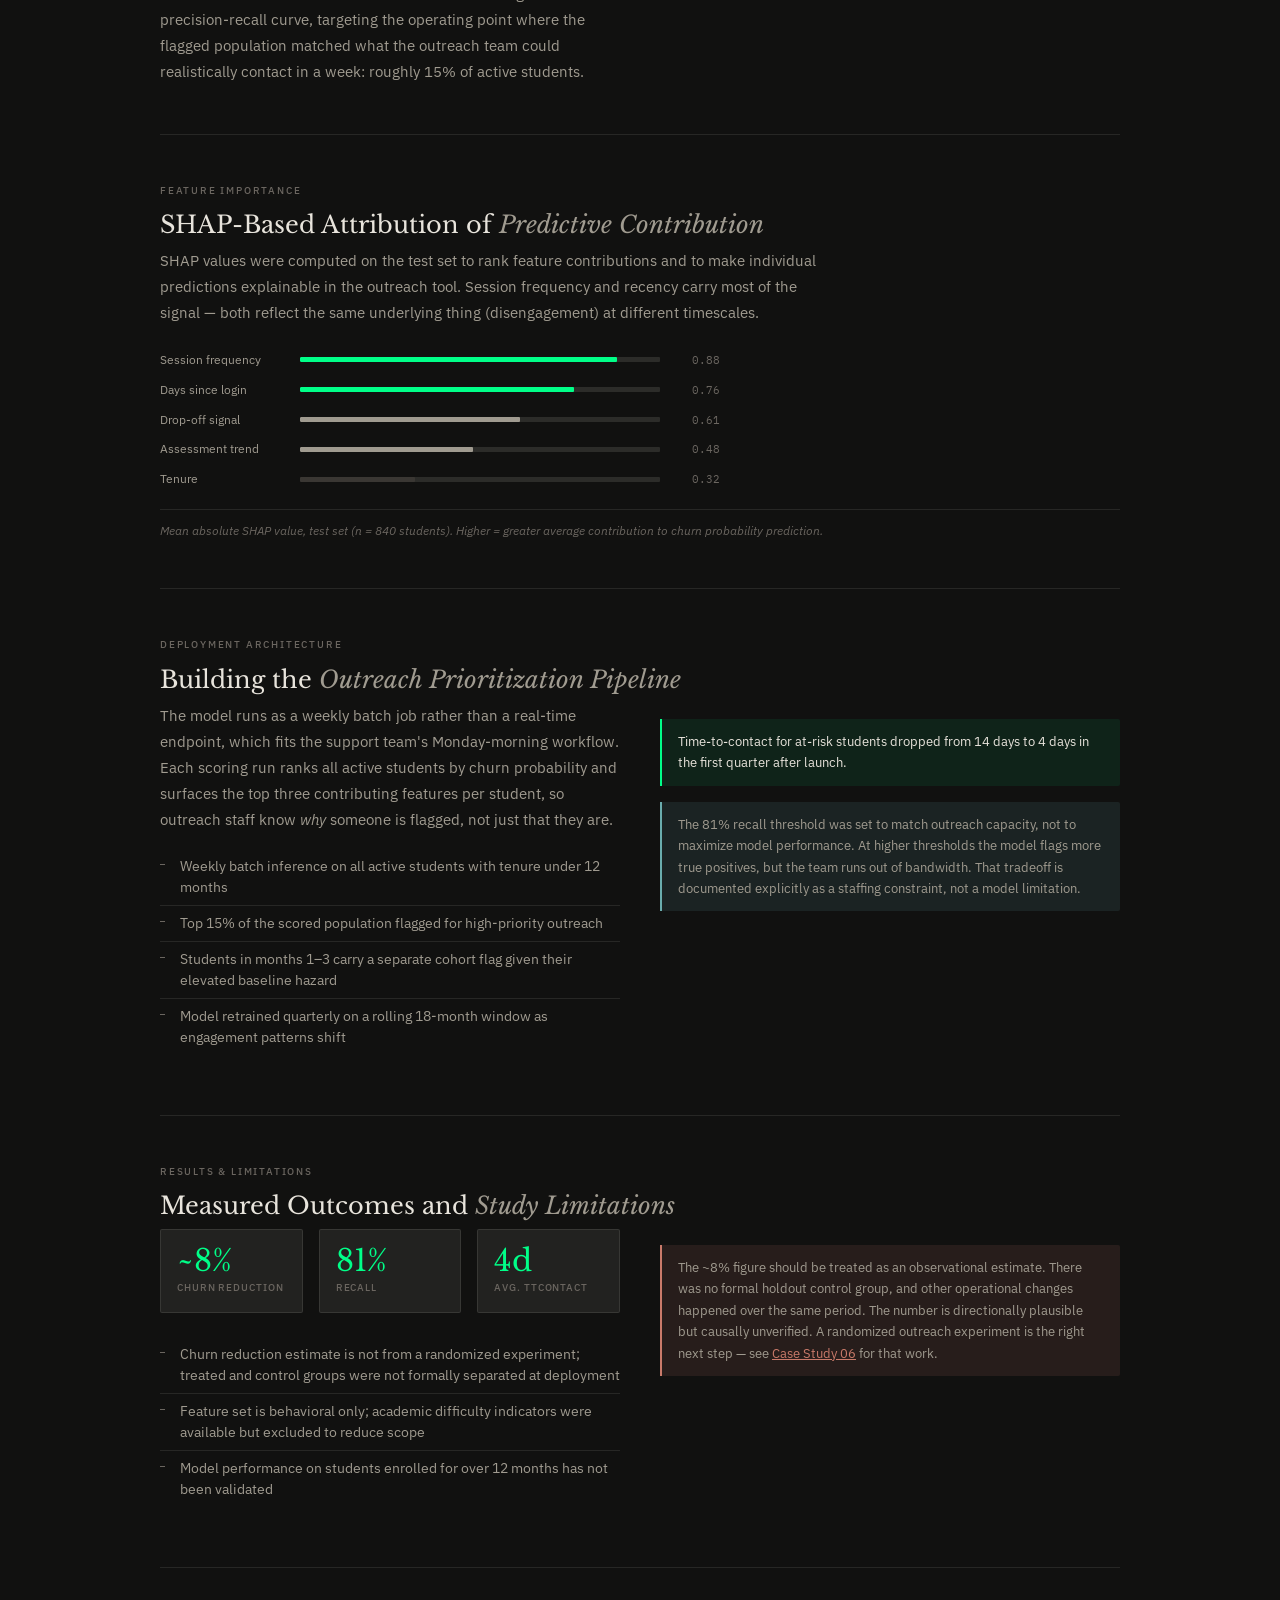
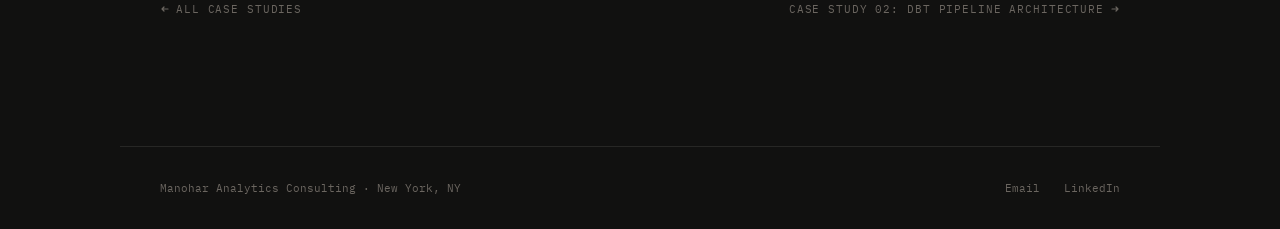
<file: cs-churn.html>
<!DOCTYPE html>
<html lang="en">
<head>
<meta charset="UTF-8">
<meta name="viewport" content="width=device-width, initial-scale=1.0">
<title>Customer Churn Prediction — Nik Manohar</title>
<link rel="preconnect" href="https://fonts.googleapis.com">
<link href="https://fonts.googleapis.com/css2?family=Libre+Baskerville:ital,wght@0,400;0,700;1,400&family=IBM+Plex+Sans:wght@300;400;500&family=IBM+Plex+Mono:wght@400;500&display=swap" rel="stylesheet">
<link rel="stylesheet" href="style.css">
<style>
.cs-hero {
  padding: 3.5rem 0 3rem;
  border-bottom: 0.5px solid var(--rule);
}
.cs-breadcrumb {
  display: flex; align-items: center; gap: 0.5rem;
  font-family: 'IBM Plex Mono', monospace;
  font-size: 10px; letter-spacing: 0.10em; text-transform: uppercase;
  color: var(--ink-dim); margin-bottom: 1.5rem;
}
.cs-breadcrumb a { color: var(--ink-dim); text-decoration: none; transition: color 0.15s; }
.cs-breadcrumb a:hover { color: var(--accent); }
.cs-breadcrumb span { color: var(--ink-faint); }

.cs-hero h1 { font-size: clamp(24px, 3.5vw, 38px); margin-bottom: 0.75rem; line-height: 1.15; }
.cs-meta {
  display: flex; flex-wrap: wrap; gap: 0.5rem 2rem;
  margin-bottom: 2rem;
}
.cs-meta-item { font-family: 'IBM Plex Mono', monospace; font-size: 11px; color: var(--ink-dim); }
.cs-meta-item strong { color: var(--ink-mid); font-weight: 400; }

.cs-outcomes {
  display: grid; grid-template-columns: repeat(3, 1fr); gap: 1px;
  background: var(--rule); border: 0.5px solid var(--rule);
  border-radius: 2px; overflow: hidden;
}
@media(max-width:600px){.cs-outcomes{grid-template-columns:1fr 1fr;}}

.outcome-cell {
  background: var(--paper-2); padding: 1.25rem;
}
.outcome-num {
  font-family: 'Libre Baskerville', serif;
  font-size: 28px; line-height: 1; color: var(--accent); margin-bottom: 4px;
}
.outcome-label { font-size: 11px; color: var(--ink-dim); line-height: 1.4; }

/* Content sections */
.cs-section { margin: 3rem 0; }
.cs-section h2 { font-size: clamp(18px, 2.5vw, 24px); margin-bottom: 0.5rem; }
.cs-section .section-label {
  font-size: 10px; font-weight: 500; letter-spacing: 0.18em; text-transform: uppercase;
  color: var(--ink-dim); margin-bottom: 0.75rem;
}
.cs-body-text {
  font-size: 14.5px; color: var(--ink-mid); line-height: 1.80;
  max-width: 74ch;
}
.cs-body-text + .cs-body-text { margin-top: 1rem; }
.cs-body-text strong { color: var(--ink); font-weight: 500; }

.cs-divider { border: none; border-top: 0.5px solid var(--rule); margin: 2.5rem 0; }

/* Nav between case studies */
.cs-nav-footer {
  display: flex; justify-content: space-between; align-items: center;
  padding: 2rem 0; border-top: 0.5px solid var(--rule); margin-top: 2rem;
}
.cs-nav-link {
  font-family: 'IBM Plex Mono', monospace;
  font-size: 11px; letter-spacing: 0.08em; text-transform: uppercase;
  color: var(--ink-dim); text-decoration: none;
  display: flex; align-items: center; gap: 6px; transition: color 0.15s;
}
.cs-nav-link:hover { color: var(--accent); }
</style>
</head>
<body>
<nav class="site-nav">
  <a class="nav-logo" href="index.html"><span class="dot"></span>NM</a>
  <ul class="nav-links">
    <li><a href="index.html">Home</a></li>
    <li><a href="work.html" class="active">Work</a></li>
    <li><a href="/cdn-cgi/l/email-protection#0c626567646560616d6263646d7e35384c6b616d6560226f6361">Contact</a></li>
  </ul>
</nav>

<div class="page-wrap">

  <div class="cs-hero fade-up">
    <div class="cs-breadcrumb">
      <a href="work.html">Work</a>
      <span>/</span>
      <span>Case Study 01</span>
    </div>
    <div class="label" style="margin-bottom:0.6rem">Machine Learning · EdTech</div>
    <h1>Customer Churn Prediction<br><em>via Behavioral Feature Engineering</em></h1>
    <div class="cs-meta">
      <div class="cs-meta-item"><strong>Model:</strong> XGBoost</div>
      <div class="cs-meta-item"><strong>Domain:</strong> EdTech / tutoring platform</div>
      <div class="cs-meta-item"><strong>Recall:</strong> 81% holdout</div>
      <div class="cs-meta-item"><strong>Impact:</strong> ~8% churn reduction</div>
    </div>
    <div class="cs-outcomes">
      <div class="outcome-cell">
        <div class="outcome-num">81%</div>
        <div class="outcome-label">Holdout recall at threshold = 0.40</div>
      </div>
      <div class="outcome-cell">
        <div class="outcome-num">~8%</div>
        <div class="outcome-label">Churn reduction in 90 days post-deployment</div>
      </div>
      <div class="outcome-cell">
        <div class="outcome-num">4d</div>
        <div class="outcome-label">Avg. time-to-contact (from 14 days prior)</div>
      </div>
    </div>
  </div>

  <!-- Problem -->
  <div class="cs-section fade-up">
    <div class="section-label">Problem Statement</div>
    <h2>Predicting 90-Day Churn from <em>Behavioral Engagement Signals</em></h2>
    <p class="cs-body-text">A tutoring platform was losing students at a rate its support team couldn't see coming. By the time a cancellation showed up, the window for intervention had already closed. The work here was to build a churn classifier that would surface at-risk students early enough to act on, and rank them by probability so a team with limited bandwidth could focus where it mattered most.</p>
    <p class="cs-body-text">The intervention constraint shaped every decision downstream. A model optimized for accuracy would flag too few students. A model optimized for recall with no budget would flood the outreach team. The operating point had to match the team's weekly capacity — roughly 15% of the active student population.</p>
  </div>

  <hr class="cs-divider">

  <!-- Feature Engineering -->
  <div class="cs-section fade-up">
    <div class="section-label">Feature Engineering</div>
    <h2>Behavioral Signal <em>Construction</em></h2>
    <p class="cs-body-text" style="margin-bottom:1.5rem">All features were derived from raw session and assessment event logs, with no demographic or subscription-tier data included. The feature set needed to capture how engagement was <strong>changing</strong>, not who a student was at enrollment.</p>
    <table class="dtable">
      <thead><tr><th>Feature</th><th>Construction</th><th>Rationale</th></tr></thead>
      <tbody>
        <tr><td>Session frequency (30d)</td><td>Count of sessions in trailing 30-day window</td><td>Primary engagement signal; decay indicates disengagement onset</td></tr>
        <tr><td>Assessment score trend</td><td>OLS slope over last 5 assessments</td><td>Captures academic trajectory independent of level</td></tr>
        <tr><td>Days since last login</td><td>Calendar days from most recent session</td><td>Recency; strong leading indicator of cancellation intent</td></tr>
        <tr><td>Drop-off signal score</td><td>Weighted ratio of scheduled vs. attended sessions</td><td>No-shows more predictive than cancellations in this cohort</td></tr>
        <tr><td>Subscription tenure</td><td>Months since enrollment</td><td>Churn hazard is highest in months 1–3; tenure controls cohort effects</td></tr>
      </tbody>
    </table>
  </div>

  <hr class="cs-divider">

  <!-- Model -->
  <div class="cs-section fade-up">
    <div class="section-label">Model Development</div>
    <h2>XGBoost Training and <em>Threshold Optimization</em></h2>
    <div class="two-col">
      <div>
        <p class="cs-body-text">XGBoost was selected after 5-fold cross-validation against logistic regression and random forest. <strong>Recall was the primary metric, not accuracy.</strong> Missing an at-risk student costs more than an unnecessary outreach call, and the model threshold needed to reflect that asymmetry.</p>
        <p class="cs-body-text" style="margin-top:1rem">Threshold selection was done on the validation set against the precision-recall curve, targeting the operating point where the flagged population matched what the outreach team could realistically contact in a week: roughly 15% of active students.</p>
      </div>
      <div>
        <div class="section-label" style="margin-bottom:0.75rem">Cross-validation results (recall at threshold = 0.40)</div>
        <div class="bar-chart">
          <div class="bar-row"><div class="bar-label">XGBoost (final)</div><div class="bar-track"><div class="bar-fill accent" style="width:81%"></div></div><div class="bar-val">0.81</div></div>
          <div class="bar-row"><div class="bar-label">Random Forest</div><div class="bar-track"><div class="bar-fill" style="width:74%"></div></div><div class="bar-val">0.74</div></div>
          <div class="bar-row"><div class="bar-label">Logistic Reg.</div><div class="bar-track"><div class="bar-fill" style="width:67%"></div></div><div class="bar-val">0.67</div></div>
          <div class="bar-row"><div class="bar-label">Naive baseline</div><div class="bar-track"><div class="bar-fill" style="width:51%"></div></div><div class="bar-val">0.51</div></div>
        </div>
      </div>
    </div>
  </div>

  <hr class="cs-divider">

  <!-- SHAP -->
  <div class="cs-section fade-up">
    <div class="section-label">Feature Importance</div>
    <h2>SHAP-Based Attribution of <em>Predictive Contribution</em></h2>
    <p class="cs-body-text" style="margin-bottom:1.5rem">SHAP values were computed on the test set to rank feature contributions and to make individual predictions explainable in the outreach tool. Session frequency and recency carry most of the signal — both reflect the same underlying thing (disengagement) at different timescales.</p>
    <div class="bar-chart" style="max-width:560px">
      <div class="bar-row"><div class="bar-label">Session frequency</div><div class="bar-track"><div class="bar-fill accent" style="width:88%"></div></div><div class="bar-val">0.88</div></div>
      <div class="bar-row"><div class="bar-label">Days since login</div><div class="bar-track"><div class="bar-fill accent" style="width:76%"></div></div><div class="bar-val">0.76</div></div>
      <div class="bar-row"><div class="bar-label">Drop-off signal</div><div class="bar-track"><div class="bar-fill" style="width:61%;background:var(--ink-mid)"></div></div><div class="bar-val">0.61</div></div>
      <div class="bar-row"><div class="bar-label">Assessment trend</div><div class="bar-track"><div class="bar-fill" style="width:48%;background:var(--ink-mid)"></div></div><div class="bar-val">0.48</div></div>
      <div class="bar-row"><div class="bar-label">Tenure</div><div class="bar-track"><div class="bar-fill" style="width:32%"></div></div><div class="bar-val">0.32</div></div>
    </div>
    <div class="footnote">Mean absolute SHAP value, test set (n = 840 students). Higher = greater average contribution to churn probability prediction.</div>
  </div>

  <hr class="cs-divider">

  <!-- Deployment -->
  <div class="cs-section fade-up">
    <div class="section-label">Deployment Architecture</div>
    <h2>Building the <em>Outreach Prioritization Pipeline</em></h2>
    <div class="two-col">
      <div>
        <p class="cs-body-text">The model runs as a weekly batch job rather than a real-time endpoint, which fits the support team's Monday-morning workflow. Each scoring run ranks all active students by churn probability and surfaces the top three contributing features per student, so outreach staff know <em>why</em> someone is flagged, not just that they are.</p>
        <ul class="blist" style="margin-top:1rem">
          <li>Weekly batch inference on all active students with tenure under 12 months</li>
          <li>Top 15% of the scored population flagged for high-priority outreach</li>
          <li>Students in months 1–3 carry a separate cohort flag given their elevated baseline hazard</li>
          <li>Model retrained quarterly on a rolling 18-month window as engagement patterns shift</li>
        </ul>
      </div>
      <div>
        <div class="callout accent">Time-to-contact for at-risk students dropped from 14 days to 4 days in the first quarter after launch.</div>
        <div class="callout teal" style="margin-top:0">The 81% recall threshold was set to match outreach capacity, not to maximize model performance. At higher thresholds the model flags more true positives, but the team runs out of bandwidth. That tradeoff is documented explicitly as a staffing constraint, not a model limitation.</div>
      </div>
    </div>
  </div>

  <hr class="cs-divider">

  <!-- Results + Limitations -->
  <div class="cs-section fade-up">
    <div class="section-label">Results &amp; Limitations</div>
    <h2>Measured Outcomes and <em>Study Limitations</em></h2>
    <div class="two-col">
      <div>
        <div class="three-col" style="margin-bottom:1.5rem">
          <div class="stat-box"><div class="stat-num accent">~8%</div><div class="stat-unit">Churn reduction</div></div>
          <div class="stat-box"><div class="stat-num accent">81%</div><div class="stat-unit">Recall</div></div>
          <div class="stat-box"><div class="stat-num accent">4d</div><div class="stat-unit">Avg. TTContact</div></div>
        </div>
        <ul class="blist">
          <li>Churn reduction estimate is not from a randomized experiment; treated and control groups were not formally separated at deployment</li>
          <li>Feature set is behavioral only; academic difficulty indicators were available but excluded to reduce scope</li>
          <li>Model performance on students enrolled for over 12 months has not been validated</li>
        </ul>
      </div>
      <div>
        <div class="callout red">The ~8% figure should be treated as an observational estimate. There was no formal holdout control group, and other operational changes happened over the same period. The number is directionally plausible but causally unverified. A randomized outreach experiment is the right next step — see <a href="cs-rct.html" style="color:var(--red)">Case Study 06</a> for that work.</div>
      </div>
    </div>
  </div>

  <div class="cs-nav-footer">
    <a href="work.html" class="cs-nav-link">
      <svg width="10" height="10" viewBox="0 0 10 10" fill="none"><path d="M8 5H2M4 3l-2 2 2 2" stroke="currentColor" stroke-width="1.2" stroke-linecap="round" stroke-linejoin="round"/></svg>
      All case studies
    </a>
    <a href="cs-dbt.html" class="cs-nav-link">
      Case Study 02: dbt Pipeline Architecture
      <svg width="10" height="10" viewBox="0 0 10 10" fill="none"><path d="M2 5h6M6 3l2 2-2 2" stroke="currentColor" stroke-width="1.2" stroke-linecap="round" stroke-linejoin="round"/></svg>
    </a>
  </div>

</div>

<footer><div class="site-footer">
  <div class="footer-left">Manohar Analytics Consulting · New York, NY</div>
  <div class="footer-links">
    <a href="/cdn-cgi/l/email-protection#dab4b3b1b2b3b6b7bbb4b5b2bba8e3ee9abdb7bbb3b6f4b9b5b7">Email</a>
    <a href="https://www.linkedin.com/in/nik-manohar/" target="_blank">LinkedIn</a>
    <a href="
</file>
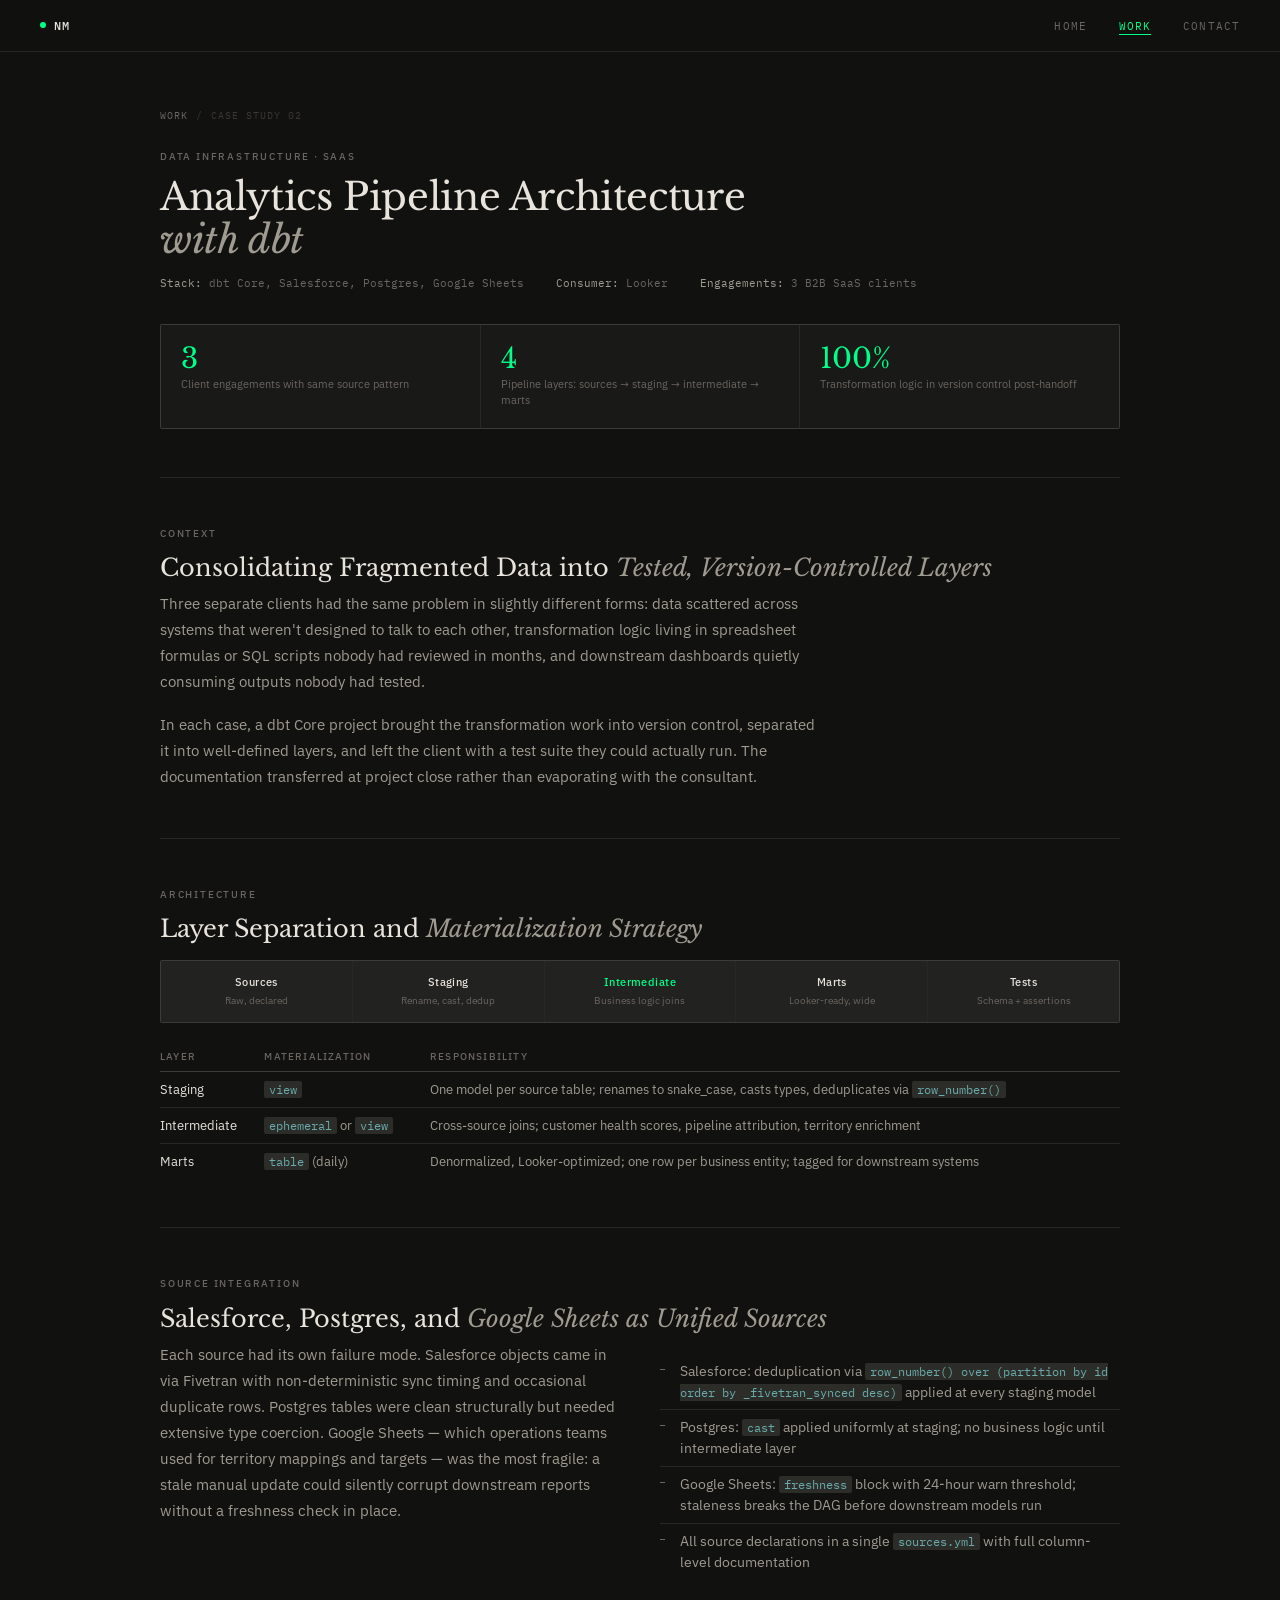
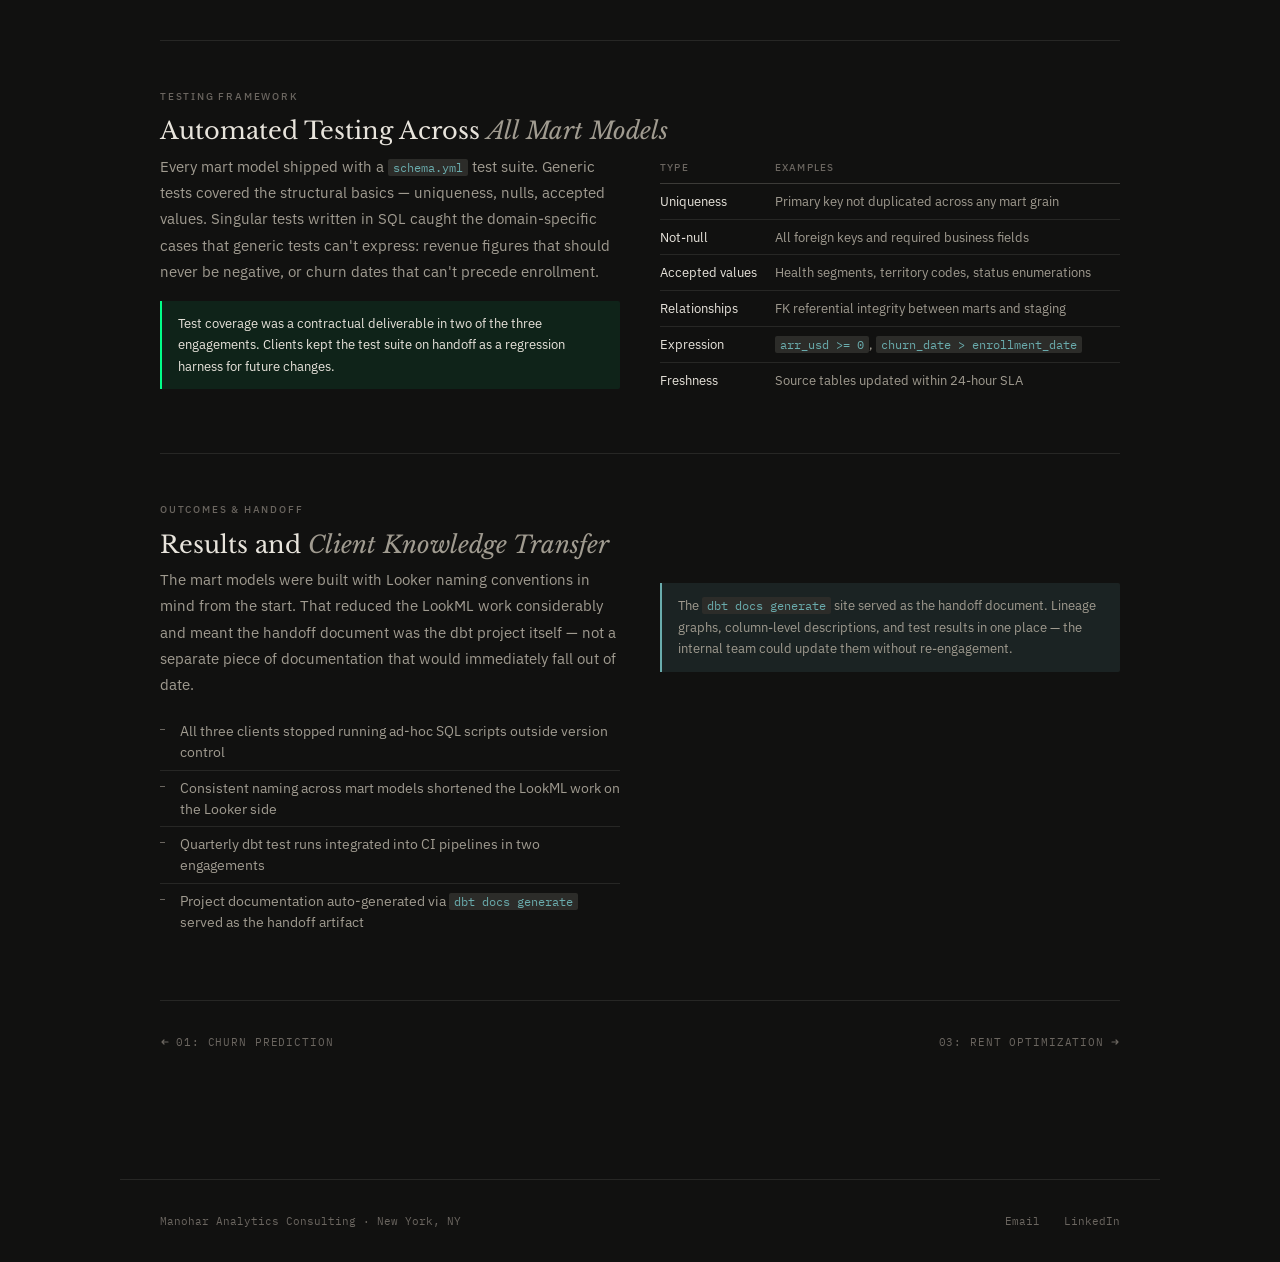
<file: cs-dbt.html>
<!DOCTYPE html>
<html lang="en">
<head>
<meta charset="UTF-8">
<meta name="viewport" content="width=device-width, initial-scale=1.0">
<title>dbt Pipeline Architecture — Nik Manohar</title>
<link rel="preconnect" href="https://fonts.googleapis.com">
<link href="https://fonts.googleapis.com/css2?family=Libre+Baskerville:ital,wght@0,400;0,700;1,400&family=IBM+Plex+Sans:wght@300;400;500&family=IBM+Plex+Mono:wght@400;500&display=swap" rel="stylesheet">
<link rel="stylesheet" href="style.css">
<style>
.cs-hero { padding:3.5rem 0 3rem; border-bottom:0.5px solid var(--rule); }
.cs-breadcrumb { display:flex;align-items:center;gap:0.5rem;font-family:'IBM Plex Mono',monospace;font-size:10px;letter-spacing:0.10em;text-transform:uppercase;color:var(--ink-dim);margin-bottom:1.5rem; }
.cs-breadcrumb a { color:var(--ink-dim);text-decoration:none;transition:color 0.15s; }
.cs-breadcrumb a:hover { color:var(--accent); }
.cs-breadcrumb span { color:var(--ink-faint); }
.cs-hero h1 { font-size:clamp(24px,3.5vw,38px);margin-bottom:0.75rem;line-height:1.15; }
.cs-meta { display:flex;flex-wrap:wrap;gap:0.5rem 2rem;margin-bottom:2rem; }
.cs-meta-item { font-family:'IBM Plex Mono',monospace;font-size:11px;color:var(--ink-dim); }
.cs-meta-item strong { color:var(--ink-mid);font-weight:400; }
.cs-outcomes { display:grid;grid-template-columns:repeat(3,1fr);gap:1px;background:var(--rule);border:0.5px solid var(--rule);border-radius:2px;overflow:hidden; }
@media(max-width:600px){.cs-outcomes{grid-template-columns:1fr 1fr;}}
.outcome-cell { background:var(--paper-2);padding:1.25rem; }
.outcome-num { font-family:'Libre Baskerville',serif;font-size:28px;line-height:1;color:var(--accent);margin-bottom:4px; }
.outcome-label { font-size:11px;color:var(--ink-dim);line-height:1.4; }
.cs-section { margin:3rem 0; }
.cs-section h2 { font-size:clamp(18px,2.5vw,24px);margin-bottom:0.5rem; }
.cs-section .section-label { font-size:10px;font-weight:500;letter-spacing:0.18em;text-transform:uppercase;color:var(--ink-dim);margin-bottom:0.75rem; }
.cs-body-text { font-size:14.5px;color:var(--ink-mid);line-height:1.80;max-width:74ch; }
.cs-body-text+.cs-body-text { margin-top:1rem; }
.cs-body-text strong { color:var(--ink);font-weight:500; }
.cs-divider { border:none;border-top:0.5px solid var(--rule);margin:2.5rem 0; }
.cs-nav-footer { display:flex;justify-content:space-between;align-items:center;padding:2rem 0;border-top:0.5px solid var(--rule);margin-top:2rem; }
.cs-nav-link { font-family:'IBM Plex Mono',monospace;font-size:11px;letter-spacing:0.08em;text-transform:uppercase;color:var(--ink-dim);text-decoration:none;display:flex;align-items:center;gap:6px;transition:color 0.15s; }
.cs-nav-link:hover { color:var(--accent); }
</style>
</head>
<body>
<nav class="site-nav">
  <a class="nav-logo" href="index.html"><span class="dot"></span>NM</a>
  <ul class="nav-links">
    <li><a href="index.html">Home</a></li>
    <li><a href="work.html" class="active">Work</a></li>
    <li><a href="/cdn-cgi/l/email-protection#701e191b18191c1d111e1f181102494430171d11191c5e131f1d">Contact</a></li>
  </ul>
</nav>
<div class="page-wrap">

  <div class="cs-hero fade-up">
    <div class="cs-breadcrumb"><a href="work.html">Work</a><span>/</span><span>Case Study 02</span></div>
    <div class="label" style="margin-bottom:0.6rem">Data Infrastructure · SaaS</div>
    <h1>Analytics Pipeline Architecture<br><em>with dbt</em></h1>
    <div class="cs-meta">
      <div class="cs-meta-item"><strong>Stack:</strong> dbt Core, Salesforce, Postgres, Google Sheets</div>
      <div class="cs-meta-item"><strong>Consumer:</strong> Looker</div>
      <div class="cs-meta-item"><strong>Engagements:</strong> 3 B2B SaaS clients</div>
    </div>
    <div class="cs-outcomes">
      <div class="outcome-cell"><div class="outcome-num">3</div><div class="outcome-label">Client engagements with same source pattern</div></div>
      <div class="outcome-cell"><div class="outcome-num">4</div><div class="outcome-label">Pipeline layers: sources → staging → intermediate → marts</div></div>
      <div class="outcome-cell"><div class="outcome-num">100%</div><div class="outcome-label">Transformation logic in version control post-handoff</div></div>
    </div>
  </div>

  <div class="cs-section fade-up">
    <div class="section-label">Context</div>
    <h2>Consolidating Fragmented Data into <em>Tested, Version-Controlled Layers</em></h2>
    <p class="cs-body-text">Three separate clients had the same problem in slightly different forms: data scattered across systems that weren't designed to talk to each other, transformation logic living in spreadsheet formulas or SQL scripts nobody had reviewed in months, and downstream dashboards quietly consuming outputs nobody had tested.</p>
    <p class="cs-body-text">In each case, a dbt Core project brought the transformation work into version control, separated it into well-defined layers, and left the client with a test suite they could actually run. The documentation transferred at project close rather than evaporating with the consultant.</p>
  </div>

  <hr class="cs-divider">

  <div class="cs-section fade-up">
    <div class="section-label">Architecture</div>
    <h2>Layer Separation and <em>Materialization Strategy</em></h2>
    <div class="pipeline">
      <div class="pl-node"><div class="pl-name">Sources</div><div class="pl-sub">Raw, declared</div></div>
      <div class="pl-node"><div class="pl-name">Staging</div><div class="pl-sub">Rename, cast, dedup</div></div>
      <div class="pl-node active"><div class="pl-name">Intermediate</div><div class="pl-sub">Business logic joins</div></div>
      <div class="pl-node"><div class="pl-name">Marts</div><div class="pl-sub">Looker-ready, wide</div></div>
      <div class="pl-node"><div class="pl-name">Tests</div><div class="pl-sub">Schema + assertions</div></div>
    </div>
    <table class="dtable" style="margin-top:1.25rem">
      <thead><tr><th>Layer</th><th>Materialization</th><th>Responsibility</th></tr></thead>
      <tbody>
        <tr><td>Staging</td><td><code>view</code></td><td>One model per source table; renames to snake_case, casts types, deduplicates via <code>row_number()</code></td></tr>
        <tr><td>Intermediate</td><td><code>ephemeral</code> or <code>view</code></td><td>Cross-source joins; customer health scores, pipeline attribution, territory enrichment</td></tr>
        <tr><td>Marts</td><td><code>table</code> (daily)</td><td>Denormalized, Looker-optimized; one row per business entity; tagged for downstream systems</td></tr>
      </tbody>
    </table>
  </div>

  <hr class="cs-divider">

  <div class="cs-section fade-up">
    <div class="section-label">Source Integration</div>
    <h2>Salesforce, Postgres, and <em>Google Sheets as Unified Sources</em></h2>
    <div class="two-col">
      <div>
        <p class="cs-body-text">Each source had its own failure mode. Salesforce objects came in via Fivetran with non-deterministic sync timing and occasional duplicate rows. Postgres tables were clean structurally but needed extensive type coercion. Google Sheets — which operations teams used for territory mappings and targets — was the most fragile: a stale manual update could silently corrupt downstream reports without a freshness check in place.</p>
      </div>
      <div>
        <ul class="blist">
          <li>Salesforce: deduplication via <code>row_number() over (partition by id order by _fivetran_synced desc)</code> applied at every staging model</li>
          <li>Postgres: <code>cast</code> applied uniformly at staging; no business logic until intermediate layer</li>
          <li>Google Sheets: <code>freshness</code> block with 24-hour warn threshold; staleness breaks the DAG before downstream models run</li>
          <li>All source declarations in a single <code>sources.yml</code> with full column-level documentation</li>
        </ul>
      </div>
    </div>
  </div>

  <hr class="cs-divider">

  <div class="cs-section fade-up">
    <div class="section-label">Testing Framework</div>
    <h2>Automated Testing Across <em>All Mart Models</em></h2>
    <div class="two-col">
      <div>
        <p class="cs-body-text">Every mart model shipped with a <code>schema.yml</code> test suite. Generic tests covered the structural basics — uniqueness, nulls, accepted values. Singular tests written in SQL caught the domain-specific cases that generic tests can't express: revenue figures that should never be negative, or churn dates that can't precede enrollment.</p>
        <div class="callout accent" style="margin-top:1rem">Test coverage was a contractual deliverable in two of the three engagements. Clients kept the test suite on handoff as a regression harness for future changes.</div>
      </div>
      <div>
        <table class="dtable">
          <thead><tr><th>Type</th><th>Examples</th></tr></thead>
          <tbody>
            <tr><td>Uniqueness</td><td>Primary key not duplicated across any mart grain</td></tr>
            <tr><td>Not-null</td><td>All foreign keys and required business fields</td></tr>
            <tr><td>Accepted values</td><td>Health segments, territory codes, status enumerations</td></tr>
            <tr><td>Relationships</td><td>FK referential integrity between marts and staging</td></tr>
            <tr><td>Expression</td><td><code>arr_usd >= 0</code>, <code>churn_date > enrollment_date</code></td></tr>
            <tr><td>Freshness</td><td>Source tables updated within 24-hour SLA</td></tr>
          </tbody>
        </table>
      </div>
    </div>
  </div>

  <hr class="cs-divider">

  <div class="cs-section fade-up">
    <div class="section-label">Outcomes &amp; Handoff</div>
    <h2>Results and <em>Client Knowledge Transfer</em></h2>
    <div class="two-col">
      <div>
        <p class="cs-body-text">The mart models were built with Looker naming conventions in mind from the start. That reduced the LookML work considerably and meant the handoff document was the dbt project itself — not a separate piece of documentation that would immediately fall out of date.</p>
        <ul class="blist" style="margin-top:1rem">
          <li>All three clients stopped running ad-hoc SQL scripts outside version control</li>
          <li>Consistent naming across mart models shortened the LookML work on the Looker side</li>
          <li>Quarterly dbt test runs integrated into CI pipelines in two engagements</li>
          <li>Project documentation auto-generated via <code>dbt docs generate</code> served as the handoff artifact</li>
        </ul>
      </div>
      <div>
        <div class="callout teal">The <code>dbt docs generate</code> site served as the handoff document. Lineage graphs, column-level descriptions, and test results in one place — the internal team could update them without re-engagement.</div>
      </div>
    </div>
  </div>

  <div class="cs-nav-footer">
    <a href="cs-churn.html" class="cs-nav-link"><svg width="10" height="10" viewBox="0 0 10 10" fill="none"><path d="M8 5H2M4 3l-2 2 2 2" stroke="currentColor" stroke-width="1.2" stroke-linecap="round" stroke-linejoin="round"/></svg>01: Churn Prediction</a>
    <a href="cs-rent.html" class="cs-nav-link">03: Rent Optimization<svg width="10" height="10" viewBox="0 0 10 10" fill="none"><path d="M2 5h6M6 3l2 2-2 2" stroke="currentColor" stroke-width="1.2" stroke-linecap="round" stroke-linejoin="round"/></svg></a>
  </div>
</div>
<footer><div class="site-footer">
  <div class="footer-left">Manohar Analytics Consulting · New York, NY</div>
  <div class="footer-links"><a href="/cdn-cgi/l/email-protection#57393e3c3f3e3b3a3639383f36256e6317303a363e3b7934383a">Email</a><a href="https://www.linkedin.com/in/nik-manohar/" target="_blank">LinkedIn</a><a hre
</file>
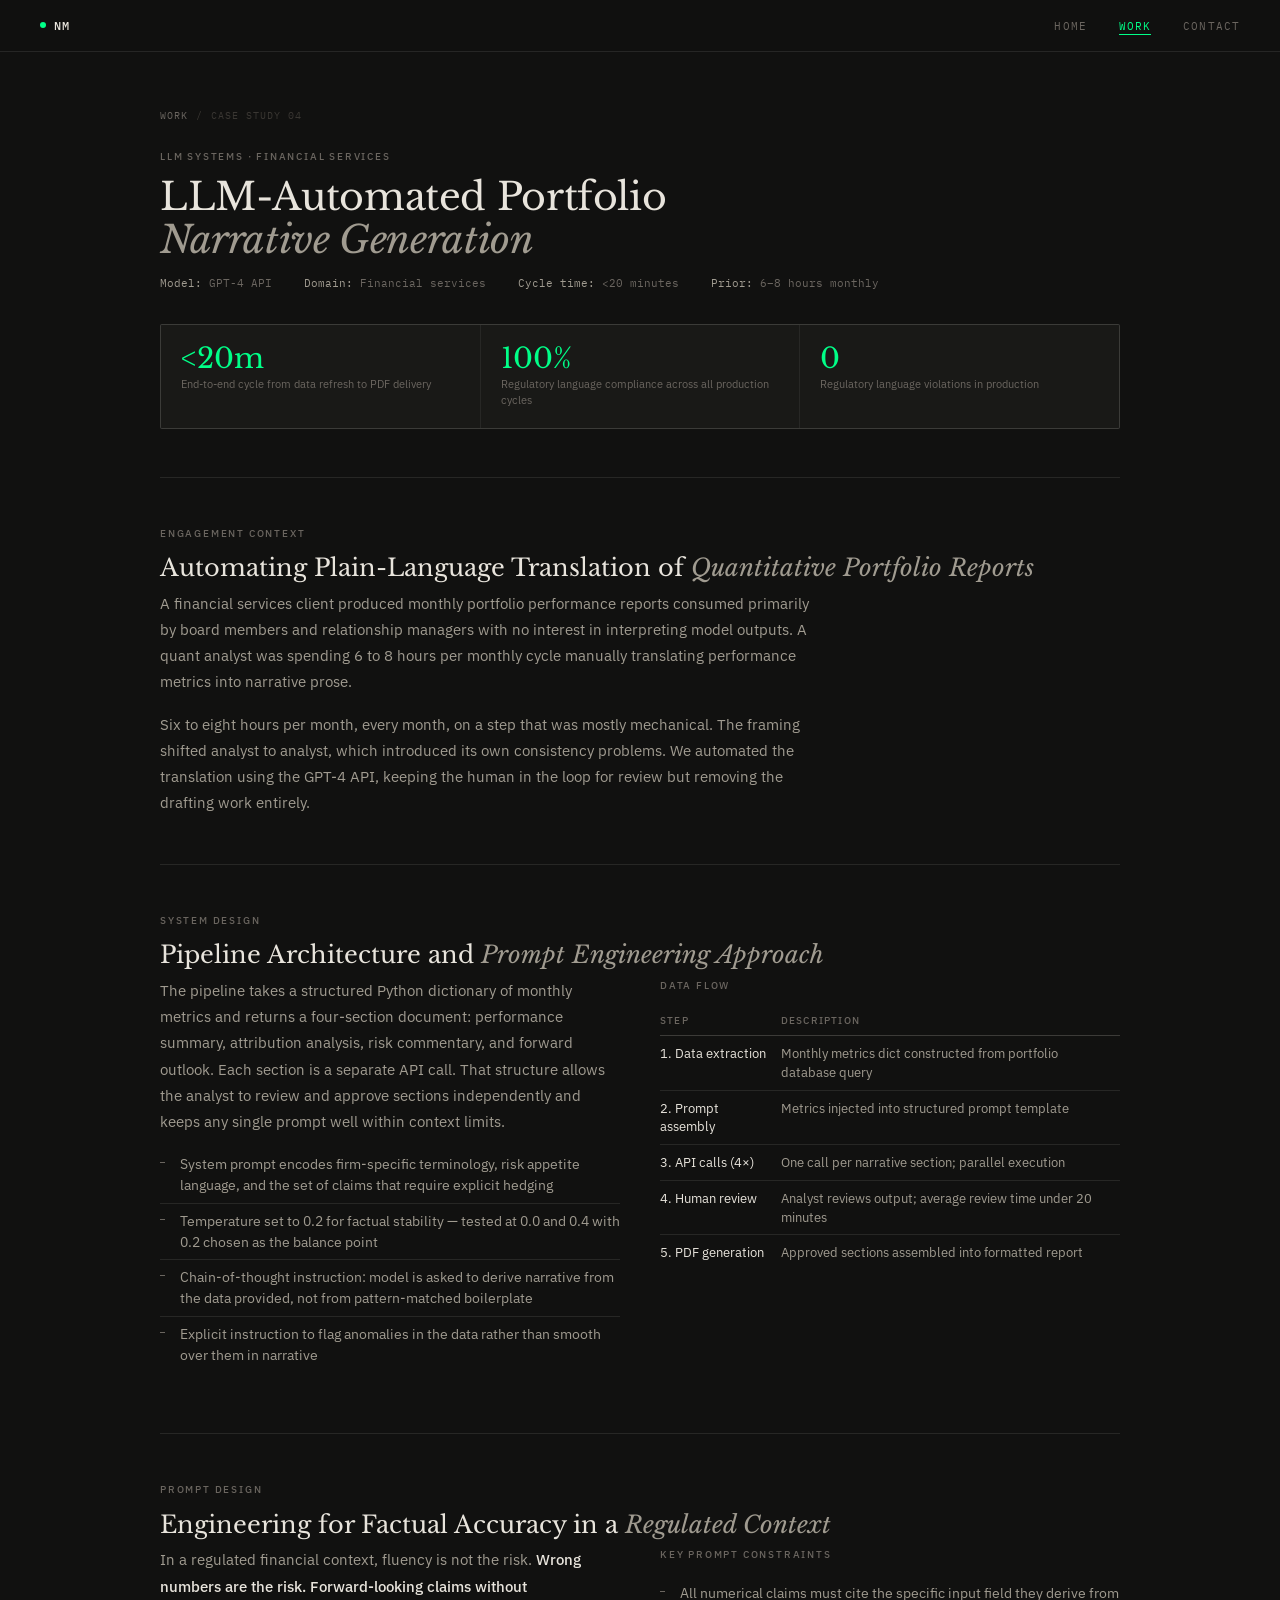
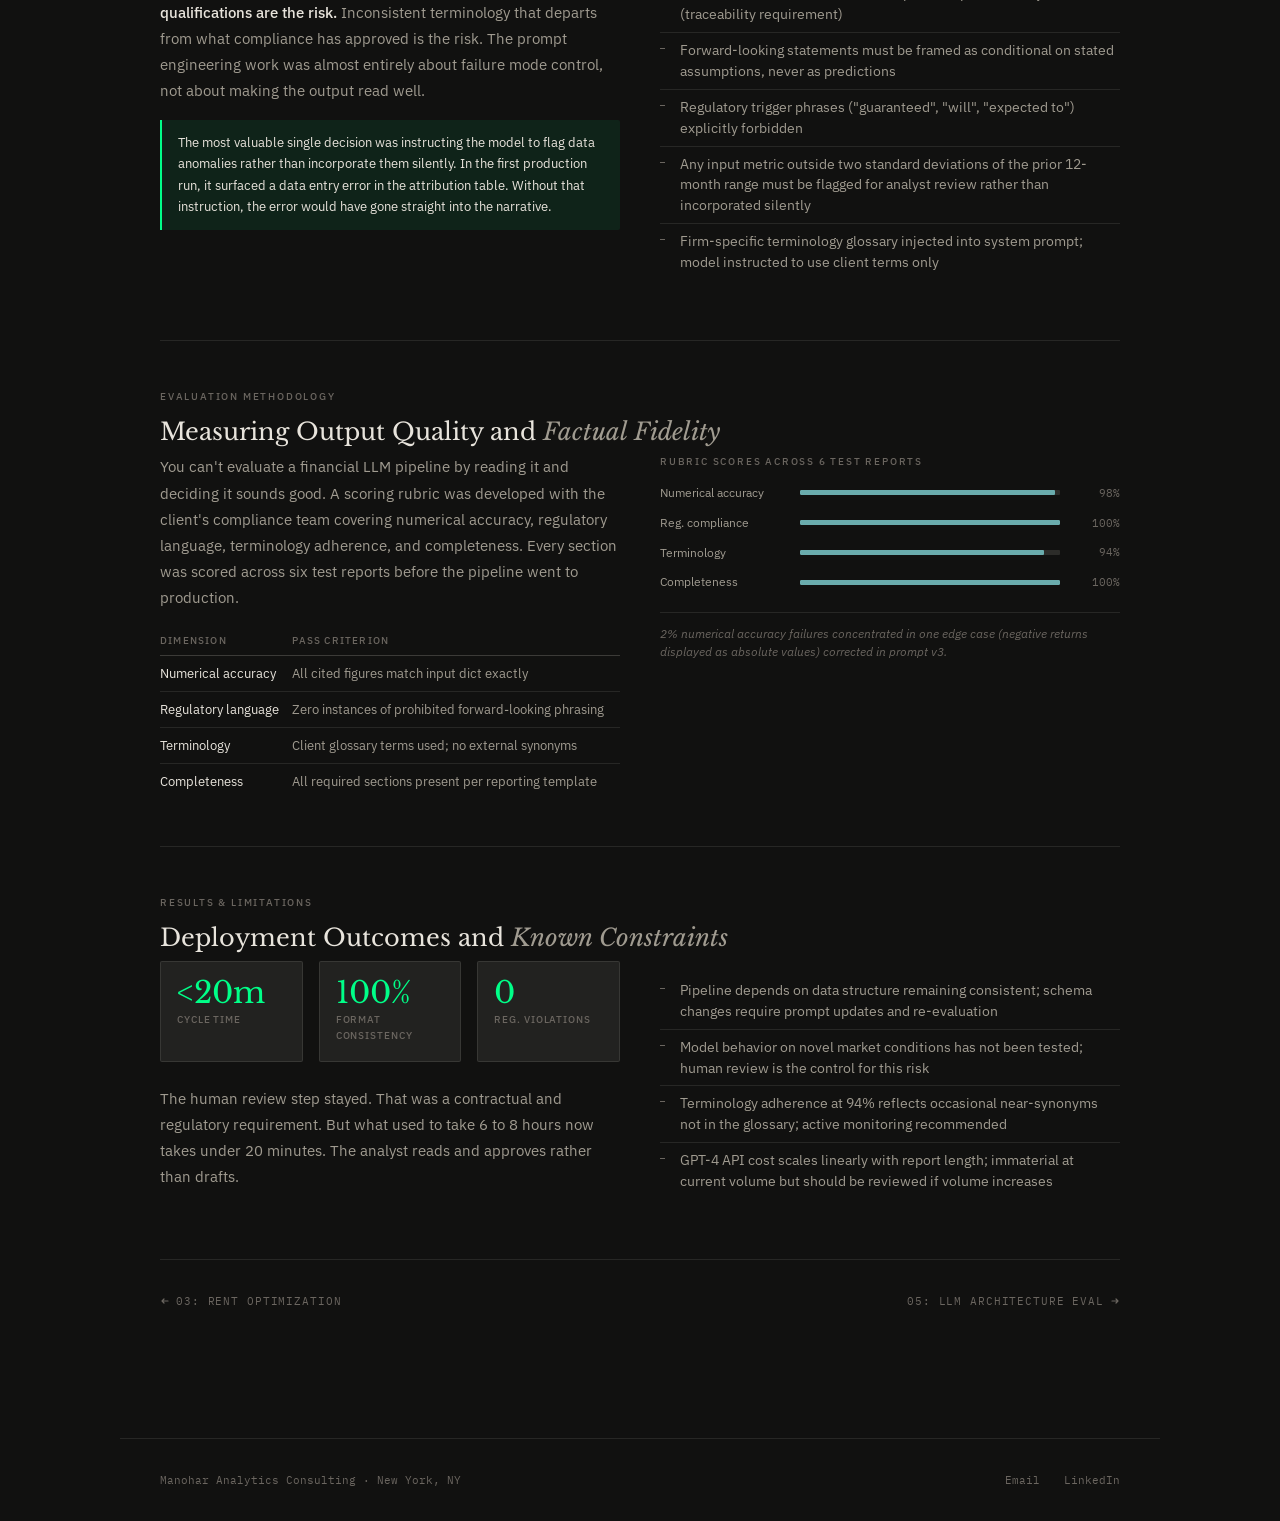
<file: cs-llm.html>
<!DOCTYPE html>
<html lang="en">
<head>
<meta charset="UTF-8">
<meta name="viewport" content="width=device-width, initial-scale=1.0">
<title>LLM Portfolio Narrative Generation — Nik Manohar</title>
<link rel="preconnect" href="https://fonts.googleapis.com">
<link href="https://fonts.googleapis.com/css2?family=Libre+Baskerville:ital,wght@0,400;0,700;1,400&family=IBM+Plex+Sans:wght@300;400;500&family=IBM+Plex+Mono:wght@400;500&display=swap" rel="stylesheet">
<link rel="stylesheet" href="style.css">
<style>
.cs-hero{padding:3.5rem 0 3rem;border-bottom:0.5px solid var(--rule);}
.cs-breadcrumb{display:flex;align-items:center;gap:0.5rem;font-family:'IBM Plex Mono',monospace;font-size:10px;letter-spacing:0.10em;text-transform:uppercase;color:var(--ink-dim);margin-bottom:1.5rem;}
.cs-breadcrumb a{color:var(--ink-dim);text-decoration:none;transition:color 0.15s;}
.cs-breadcrumb a:hover{color:var(--accent);}
.cs-breadcrumb span{color:var(--ink-faint);}
.cs-hero h1{font-size:clamp(24px,3.5vw,38px);margin-bottom:0.75rem;line-height:1.15;}
.cs-meta{display:flex;flex-wrap:wrap;gap:0.5rem 2rem;margin-bottom:2rem;}
.cs-meta-item{font-family:'IBM Plex Mono',monospace;font-size:11px;color:var(--ink-dim);}
.cs-meta-item strong{color:var(--ink-mid);font-weight:400;}
.cs-outcomes{display:grid;grid-template-columns:repeat(3,1fr);gap:1px;background:var(--rule);border:0.5px solid var(--rule);border-radius:2px;overflow:hidden;}
@media(max-width:600px){.cs-outcomes{grid-template-columns:1fr 1fr;}}
.outcome-cell{background:var(--paper-2);padding:1.25rem;}
.outcome-num{font-family:'Libre Baskerville',serif;font-size:28px;line-height:1;color:var(--accent);margin-bottom:4px;}
.outcome-label{font-size:11px;color:var(--ink-dim);line-height:1.4;}
.cs-section{margin:3rem 0;}
.cs-section h2{font-size:clamp(18px,2.5vw,24px);margin-bottom:0.5rem;}
.section-label{font-size:10px;font-weight:500;letter-spacing:0.18em;text-transform:uppercase;color:var(--ink-dim);margin-bottom:0.75rem;}
.cs-body-text{font-size:14.5px;color:var(--ink-mid);line-height:1.80;max-width:74ch;}
.cs-body-text+.cs-body-text{margin-top:1rem;}
.cs-body-text strong{color:var(--ink);font-weight:500;}
.cs-divider{border:none;border-top:0.5px solid var(--rule);margin:2.5rem 0;}
.cs-nav-footer{display:flex;justify-content:space-between;align-items:center;padding:2rem 0;border-top:0.5px solid var(--rule);margin-top:2rem;}
.cs-nav-link{font-family:'IBM Plex Mono',monospace;font-size:11px;letter-spacing:0.08em;text-transform:uppercase;color:var(--ink-dim);text-decoration:none;display:flex;align-items:center;gap:6px;transition:color 0.15s;}
.cs-nav-link:hover{color:var(--accent);}
</style>
</head>
<body>
<nav class="site-nav">
  <a class="nav-logo" href="index.html"><span class="dot"></span>NM</a>
  <ul class="nav-links">
    <li><a href="index.html">Home</a></li>
    <li><a href="work.html" class="active">Work</a></li>
    <li><a href="/cdn-cgi/l/email-protection#036d6a686b6a6f6e626d6c6b62713a3743646e626a6f2d606c6e">Contact</a></li>
  </ul>
</nav>
<div class="page-wrap">

  <div class="cs-hero fade-up">
    <div class="cs-breadcrumb"><a href="work.html">Work</a><span>/</span><span>Case Study 04</span></div>
    <div class="label" style="margin-bottom:0.6rem">LLM Systems · Financial Services</div>
    <h1>LLM-Automated Portfolio<br><em>Narrative Generation</em></h1>
    <div class="cs-meta">
      <div class="cs-meta-item"><strong>Model:</strong> GPT-4 API</div>
      <div class="cs-meta-item"><strong>Domain:</strong> Financial services</div>
      <div class="cs-meta-item"><strong>Cycle time:</strong> &lt;20 minutes</div>
      <div class="cs-meta-item"><strong>Prior:</strong> 6–8 hours monthly</div>
    </div>
    <div class="cs-outcomes">
      <div class="outcome-cell"><div class="outcome-num">&lt;20m</div><div class="outcome-label">End-to-end cycle from data refresh to PDF delivery</div></div>
      <div class="outcome-cell"><div class="outcome-num">100%</div><div class="outcome-label">Regulatory language compliance across all production cycles</div></div>
      <div class="outcome-cell"><div class="outcome-num">0</div><div class="outcome-label">Regulatory language violations in production</div></div>
    </div>
  </div>

  <div class="cs-section fade-up">
    <div class="section-label">Engagement Context</div>
    <h2>Automating Plain-Language Translation of <em>Quantitative Portfolio Reports</em></h2>
    <p class="cs-body-text">A financial services client produced monthly portfolio performance reports consumed primarily by board members and relationship managers with no interest in interpreting model outputs. A quant analyst was spending 6 to 8 hours per monthly cycle manually translating performance metrics into narrative prose.</p>
    <p class="cs-body-text">Six to eight hours per month, every month, on a step that was mostly mechanical. The framing shifted analyst to analyst, which introduced its own consistency problems. We automated the translation using the GPT-4 API, keeping the human in the loop for review but removing the drafting work entirely.</p>
  </div>

  <hr class="cs-divider">

  <div class="cs-section fade-up">
    <div class="section-label">System Design</div>
    <h2>Pipeline Architecture and <em>Prompt Engineering Approach</em></h2>
    <div class="two-col">
      <div>
        <p class="cs-body-text">The pipeline takes a structured Python dictionary of monthly metrics and returns a four-section document: performance summary, attribution analysis, risk commentary, and forward outlook. Each section is a separate API call. That structure allows the analyst to review and approve sections independently and keeps any single prompt well within context limits.</p>
        <ul class="blist" style="margin-top:0.75rem">
          <li>System prompt encodes firm-specific terminology, risk appetite language, and the set of claims that require explicit hedging</li>
          <li>Temperature set to 0.2 for factual stability — tested at 0.0 and 0.4 with 0.2 chosen as the balance point</li>
          <li>Chain-of-thought instruction: model is asked to derive narrative from the data provided, not from pattern-matched boilerplate</li>
          <li>Explicit instruction to flag anomalies in the data rather than smooth over them in narrative</li>
        </ul>
      </div>
      <div>
        <div class="section-label" style="margin-bottom:0.75rem">Data flow</div>
        <table class="dtable">
          <thead><tr><th>Step</th><th>Description</th></tr></thead>
          <tbody>
            <tr><td>1. Data extraction</td><td>Monthly metrics dict constructed from portfolio database query</td></tr>
            <tr><td>2. Prompt assembly</td><td>Metrics injected into structured prompt template</td></tr>
            <tr><td>3. API calls (4×)</td><td>One call per narrative section; parallel execution</td></tr>
            <tr><td>4. Human review</td><td>Analyst reviews output; average review time under 20 minutes</td></tr>
            <tr><td>5. PDF generation</td><td>Approved sections assembled into formatted report</td></tr>
          </tbody>
        </table>
      </div>
    </div>
  </div>

  <hr class="cs-divider">

  <div class="cs-section fade-up">
    <div class="section-label">Prompt Design</div>
    <h2>Engineering for Factual Accuracy in a <em>Regulated Context</em></h2>
    <div class="two-col">
      <div>
        <p class="cs-body-text">In a regulated financial context, fluency is not the risk. <strong>Wrong numbers are the risk. Forward-looking claims without qualifications are the risk.</strong> Inconsistent terminology that departs from what compliance has approved is the risk. The prompt engineering work was almost entirely about failure mode control, not about making the output read well.</p>
        <div class="callout accent" style="margin-top:1rem">The most valuable single decision was instructing the model to flag data anomalies rather than incorporate them silently. In the first production run, it surfaced a data entry error in the attribution table. Without that instruction, the error would have gone straight into the narrative.</div>
      </div>
      <div>
        <div class="section-label" style="margin-bottom:0.75rem">Key prompt constraints</div>
        <ul class="blist">
          <li>All numerical claims must cite the specific input field they derive from (traceability requirement)</li>
          <li>Forward-looking statements must be framed as conditional on stated assumptions, never as predictions</li>
          <li>Regulatory trigger phrases ("guaranteed", "will", "expected to") explicitly forbidden</li>
          <li>Any input metric outside two standard deviations of the prior 12-month range must be flagged for analyst review rather than incorporated silently</li>
          <li>Firm-specific terminology glossary injected into system prompt; model instructed to use client terms only</li>
        </ul>
      </div>
    </div>
  </div>

  <hr class="cs-divider">

  <div class="cs-section fade-up">
    <div class="section-label">Evaluation Methodology</div>
    <h2>Measuring Output Quality and <em>Factual Fidelity</em></h2>
    <div class="two-col">
      <div>
        <p class="cs-body-text">You can't evaluate a financial LLM pipeline by reading it and deciding it sounds good. A scoring rubric was developed with the client's compliance team covering numerical accuracy, regulatory language, terminology adherence, and completeness. Every section was scored across six test reports before the pipeline went to production.</p>
        <table class="dtable" style="margin-top:1rem">
          <thead><tr><th>Dimension</th><th>Pass criterion</th></tr></thead>
          <tbody>
            <tr><td>Numerical accuracy</td><td>All cited figures match input dict exactly</td></tr>
            <tr><td>Regulatory language</td><td>Zero instances of prohibited forward-looking phrasing</td></tr>
            <tr><td>Terminology</td><td>Client glossary terms used; no external synonyms</td></tr>
            <tr><td>Completeness</td><td>All required sections present per reporting template</td></tr>
          </tbody>
        </table>
      </div>
      <div>
        <div class="section-label" style="margin-bottom:0.75rem">Rubric scores across 6 test reports</div>
        <div class="bar-chart">
          <div class="bar-row"><div class="bar-label">Numerical accuracy</div><div class="bar-track"><div class="bar-fill teal" style="width:98%"></div></div><div class="bar-val">98%</div></div>
          <div class="bar-row"><div class="bar-label">Reg. compliance</div><div class="bar-track"><div class="bar-fill teal" style="width:100%"></div></div><div class="bar-val">100%</div></div>
          <div class="bar-row"><div class="bar-label">Terminology</div><div class="bar-track"><div class="bar-fill teal" style="width:94%"></div></div><div class="bar-val">94%</div></div>
          <div class="bar-row"><div class="bar-label">Completeness</div><div class="bar-track"><div class="bar-fill teal" style="width:100%"></div></div><div class="bar-val">100%</div></div>
        </div>
        <div class="footnote">2% numerical accuracy failures concentrated in one edge case (negative returns displayed as absolute values) corrected in prompt v3.</div>
      </div>
    </div>
  </div>

  <hr class="cs-divider">

  <div class="cs-section fade-up">
    <div class="section-label">Results &amp; Limitations</div>
    <h2>Deployment Outcomes and <em>Known Constraints</em></h2>
    <div class="two-col">
      <div>
        <div class="three-col" style="margin-bottom:1.5rem">
          <div class="stat-box"><div class="stat-num accent">&lt;20m</div><div class="stat-unit">Cycle time</div></div>
          <div class="stat-box"><div class="stat-num accent">100%</div><div class="stat-unit">Format consistency</div></div>
          <div class="stat-box"><div class="stat-num accent">0</div><div class="stat-unit">Reg. violations</div></div>
        </div>
        <p class="cs-body-text">The human review step stayed. That was a contractual and regulatory requirement. But what used to take 6 to 8 hours now takes under 20 minutes. The analyst reads and approves rather than drafts.</p>
      </div>
      <div>
        <ul class="blist">
          <li>Pipeline depends on data structure remaining consistent; schema changes require prompt updates and re-evaluation</li>
          <li>Model behavior on novel market conditions has not been tested; human review is the control for this risk</li>
          <li>Terminology adherence at 94% reflects occasional near-synonyms not in the glossary; active monitoring recommended</li>
          <li>GPT-4 API cost scales linearly with report length; immaterial at current volume but should be reviewed if volume increases</li>
        </ul>
      </div>
    </div>
  </div>

  <div class="cs-nav-footer">
    <a href="cs-rent.html" class="cs-nav-link"><svg width="10" height="10" viewBox="0 0 10 10" fill="none"><path d="M8 5H2M4 3l-2 2 2 2" stroke="currentColor" stroke-width="1.2" stroke-linecap="round" stroke-linejoin="round"/></svg>03: Rent Optimization</a>
    <a href="cs-arch.html" class="cs-nav-link">05: LLM Architecture Eval<svg width="10" height="10" viewBox="0 0 10 10" fill="none"><path d="M2 5h6M6 3l2 2-2 2" stroke="currentColor" stroke-width="1.2" stroke-linecap="round" stroke-linejoin="round"/></svg></a>
  </div>
</div>
<footer><div class="site-footer">
  <div class="footer-left">Manohar Analytics Consulting · New York, NY</div>
  <div class="footer-links"><a href="/cdn-cgi/l/email-protection#751b1c1e1d1c1918141b1a1d14074c41351218141c195b161a18">Email</a><a href="https://www.linkedin.com/in/nik-manohar/" target="_blank">LinkedIn</a><a hre
</file>
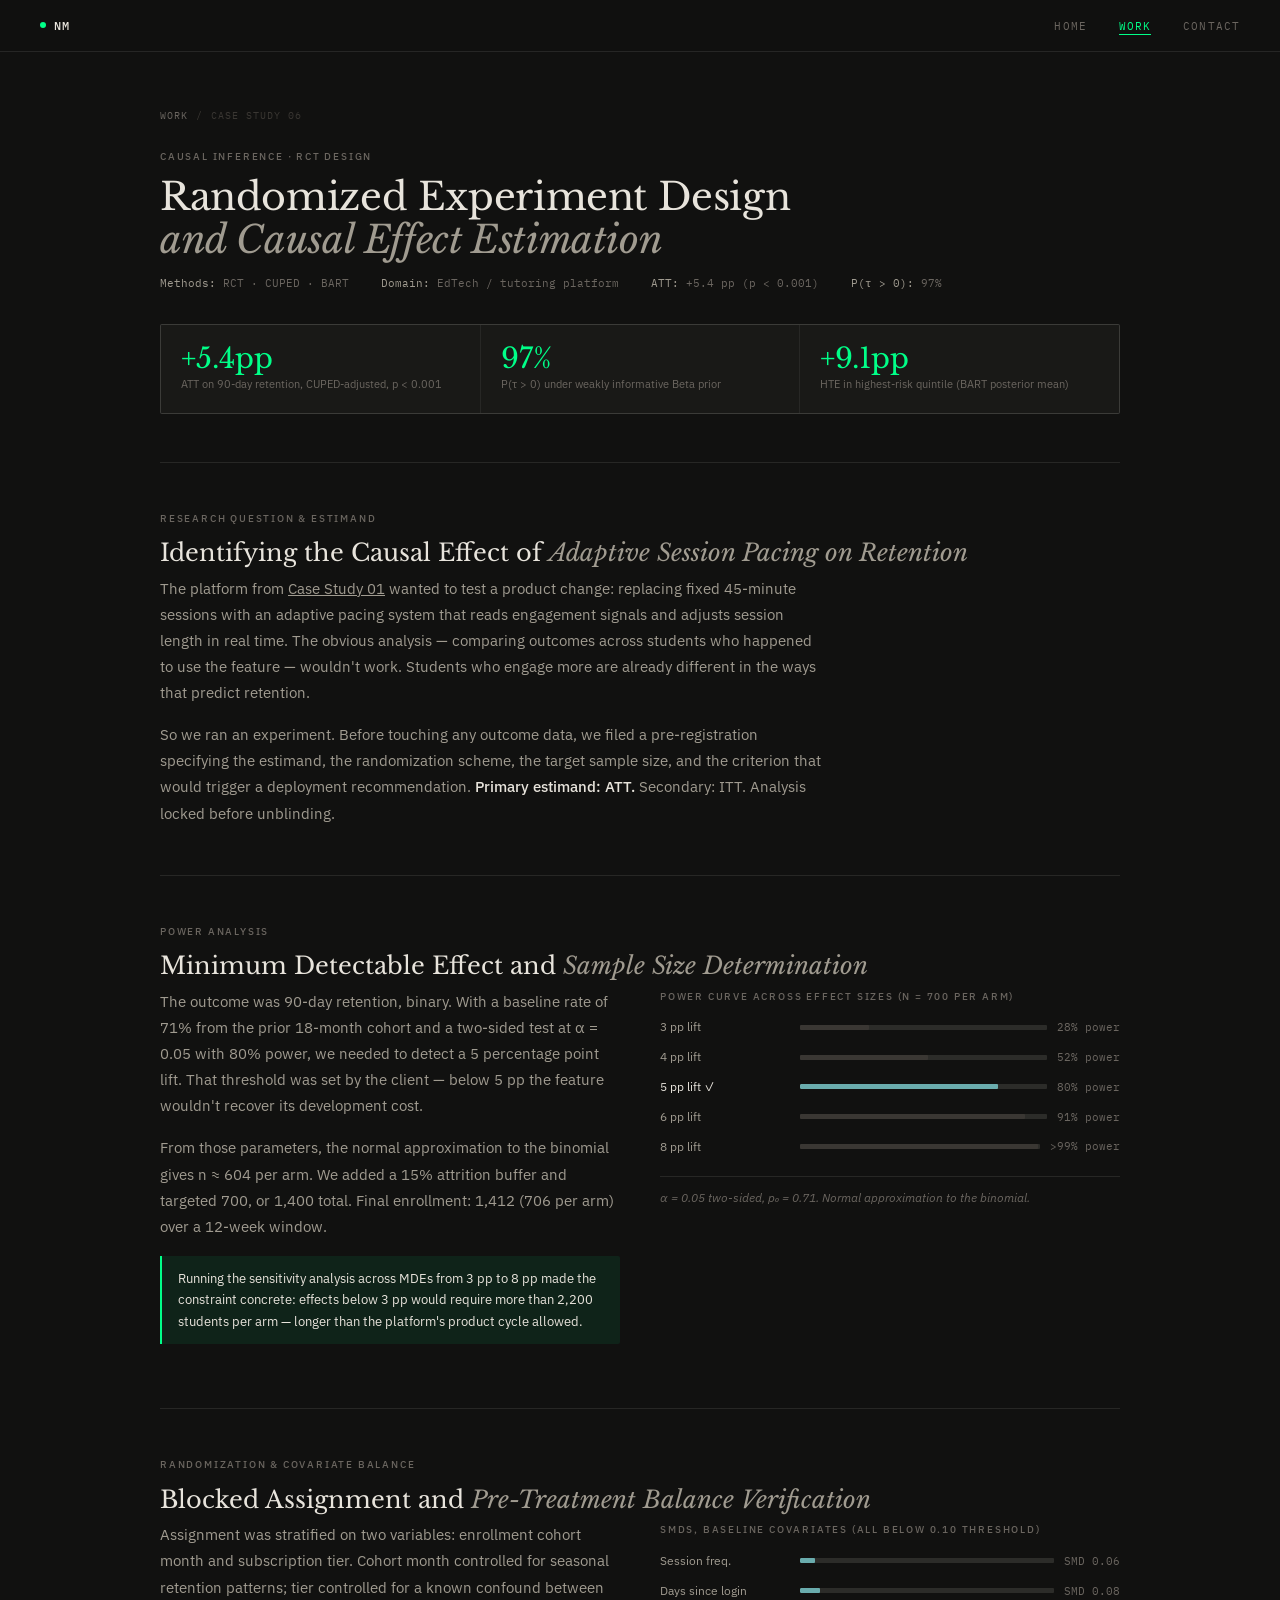
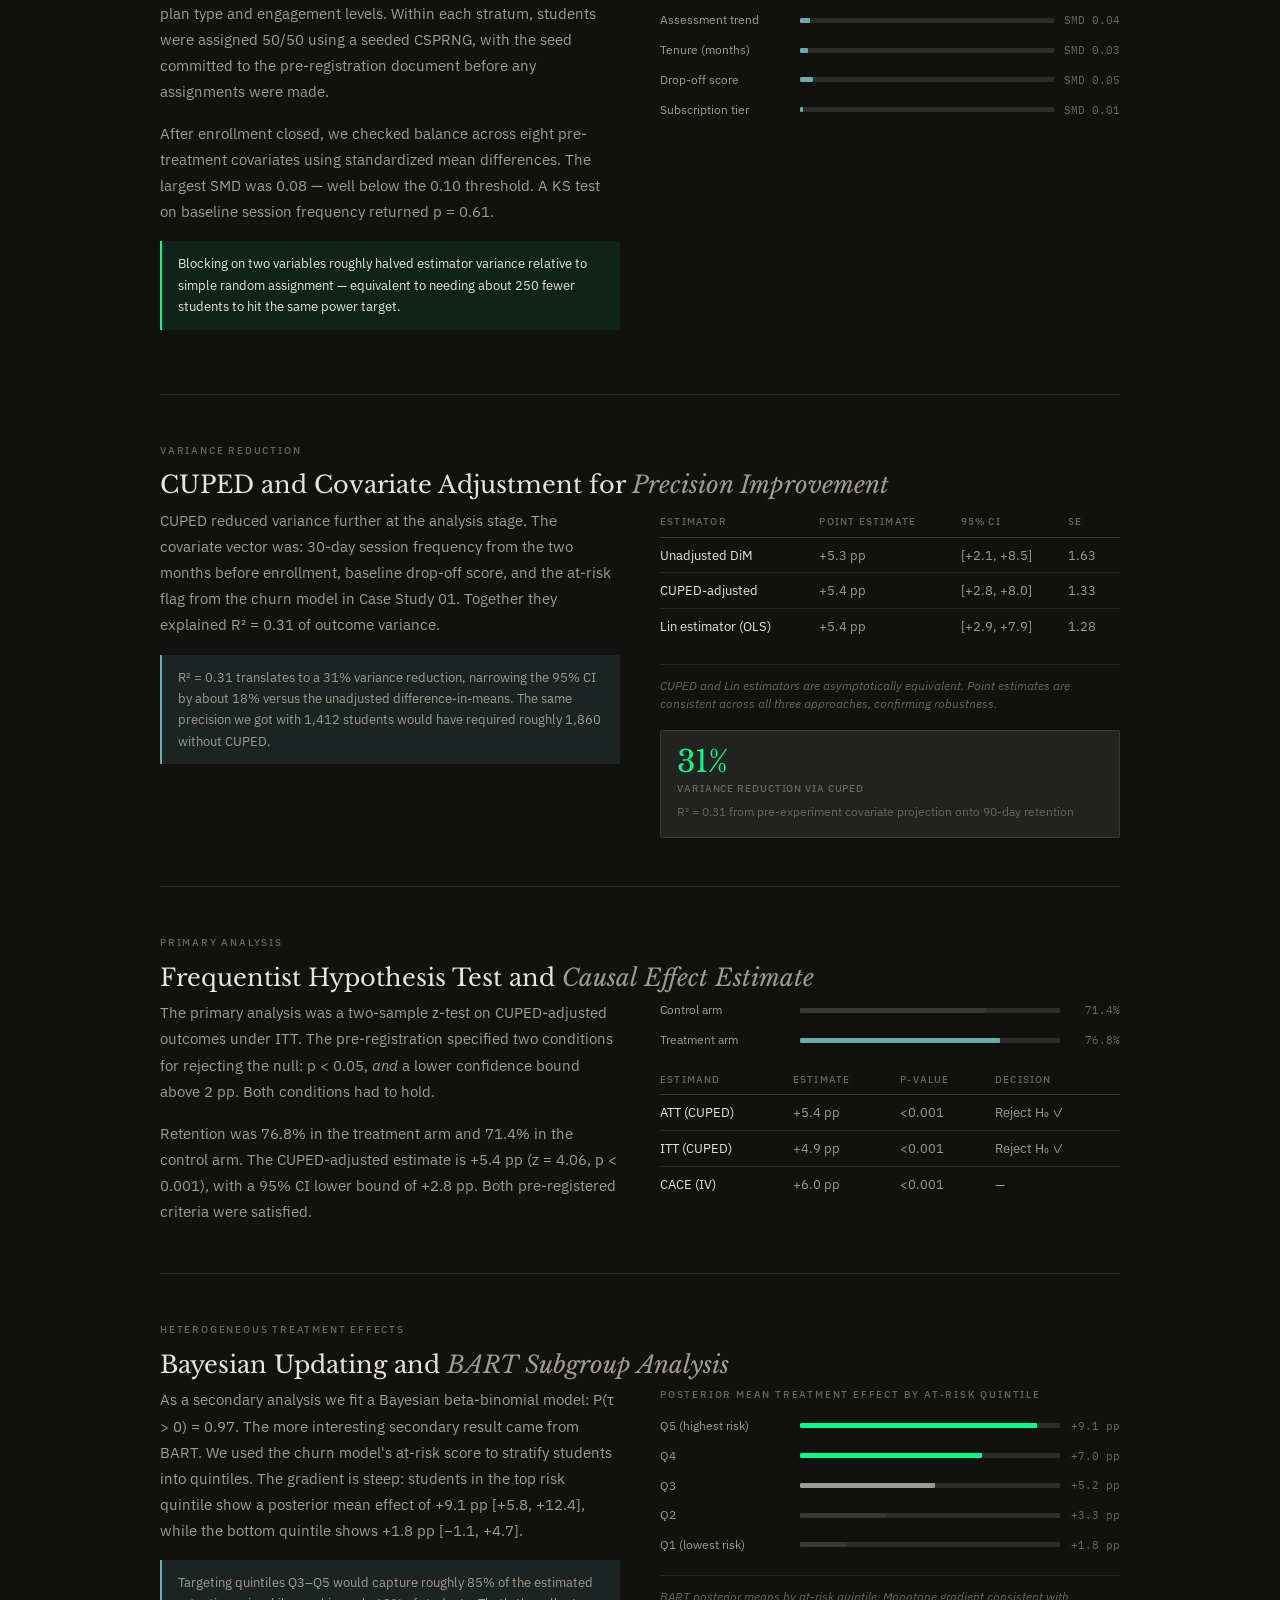
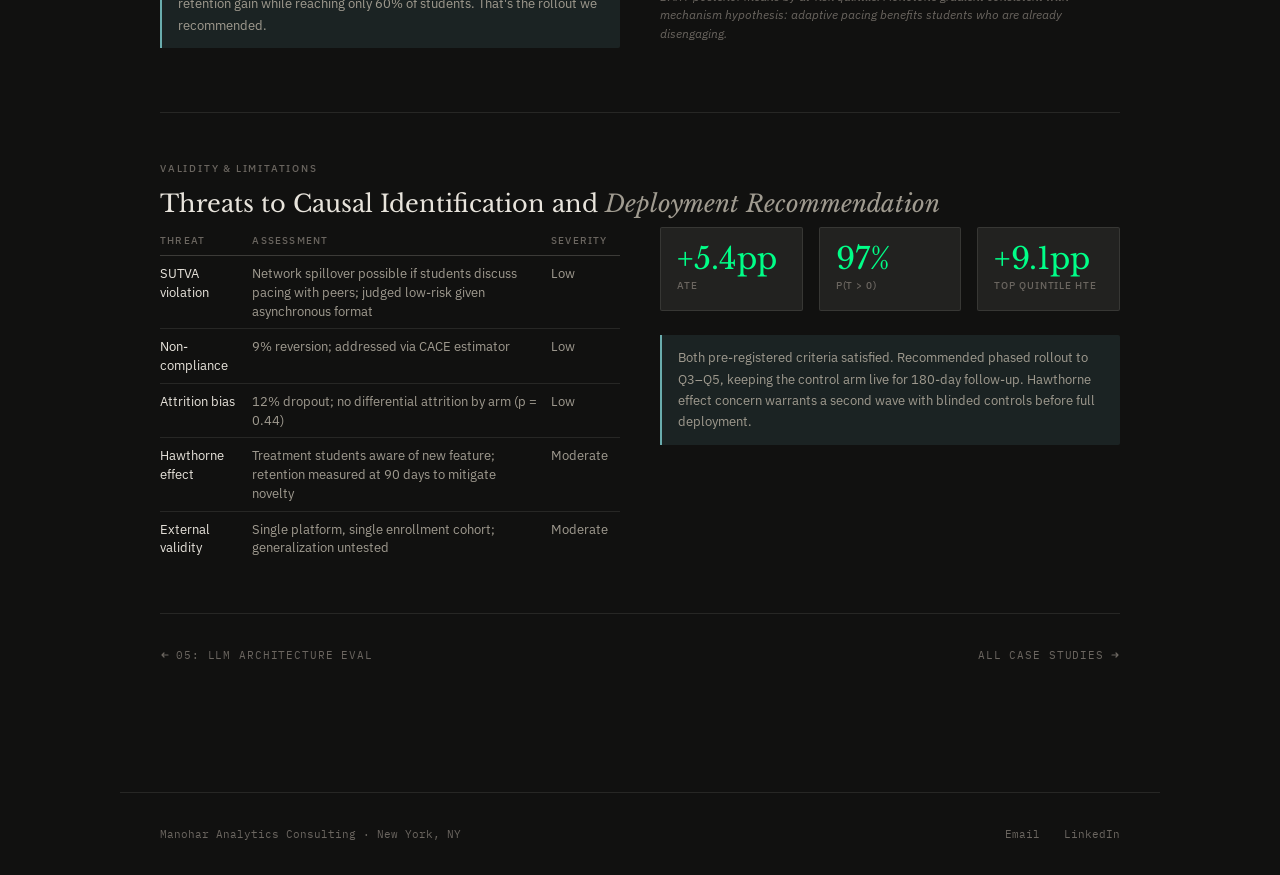
<file: cs-rct.html>
<!DOCTYPE html>
<html lang="en">
<head>
<meta charset="UTF-8">
<meta name="viewport" content="width=device-width, initial-scale=1.0">
<title>RCT &amp; Causal Inference — Nik Manohar</title>
<link rel="preconnect" href="https://fonts.googleapis.com">
<link href="https://fonts.googleapis.com/css2?family=Libre+Baskerville:ital,wght@0,400;0,700;1,400&family=IBM+Plex+Sans:wght@300;400;500&family=IBM+Plex+Mono:wght@400;500&display=swap" rel="stylesheet">
<link rel="stylesheet" href="style.css">
<style>
.cs-hero{padding:3.5rem 0 3rem;border-bottom:0.5px solid var(--rule);}
.cs-breadcrumb{display:flex;align-items:center;gap:0.5rem;font-family:'IBM Plex Mono',monospace;font-size:10px;letter-spacing:0.10em;text-transform:uppercase;color:var(--ink-dim);margin-bottom:1.5rem;}
.cs-breadcrumb a{color:var(--ink-dim);text-decoration:none;transition:color 0.15s;}
.cs-breadcrumb a:hover{color:var(--accent);}
.cs-breadcrumb span{color:var(--ink-faint);}
.cs-hero h1{font-size:clamp(24px,3.5vw,38px);margin-bottom:0.75rem;line-height:1.15;}
.cs-meta{display:flex;flex-wrap:wrap;gap:0.5rem 2rem;margin-bottom:2rem;}
.cs-meta-item{font-family:'IBM Plex Mono',monospace;font-size:11px;color:var(--ink-dim);}
.cs-meta-item strong{color:var(--ink-mid);font-weight:400;}
.cs-outcomes{display:grid;grid-template-columns:repeat(3,1fr);gap:1px;background:var(--rule);border:0.5px solid var(--rule);border-radius:2px;overflow:hidden;}
@media(max-width:600px){.cs-outcomes{grid-template-columns:1fr 1fr;}}
.outcome-cell{background:var(--paper-2);padding:1.25rem;}
.outcome-num{font-family:'Libre Baskerville',serif;font-size:28px;line-height:1;color:var(--accent);margin-bottom:4px;}
.outcome-label{font-size:11px;color:var(--ink-dim);line-height:1.4;}
.cs-section{margin:3rem 0;}
.cs-section h2{font-size:clamp(18px,2.5vw,24px);margin-bottom:0.5rem;}
.section-label{font-size:10px;font-weight:500;letter-spacing:0.18em;text-transform:uppercase;color:var(--ink-dim);margin-bottom:0.75rem;}
.cs-body-text{font-size:14.5px;color:var(--ink-mid);line-height:1.80;max-width:74ch;}
.cs-body-text+.cs-body-text{margin-top:1rem;}
.cs-body-text strong{color:var(--ink);font-weight:500;}
.cs-divider{border:none;border-top:0.5px solid var(--rule);margin:2.5rem 0;}
.cs-nav-footer{display:flex;justify-content:space-between;align-items:center;padding:2rem 0;border-top:0.5px solid var(--rule);margin-top:2rem;}
.cs-nav-link{font-family:'IBM Plex Mono',monospace;font-size:11px;letter-spacing:0.08em;text-transform:uppercase;color:var(--ink-dim);text-decoration:none;display:flex;align-items:center;gap:6px;transition:color 0.15s;}
.cs-nav-link:hover{color:var(--accent);}
</style>
</head>
<body>
<nav class="site-nav">
  <a class="nav-logo" href="index.html"><span class="dot"></span>NM</a>
  <ul class="nav-links">
    <li><a href="index.html">Home</a></li>
    <li><a href="work.html" class="active">Work</a></li>
    <li><a href="/cdn-cgi/l/email-protection#503e393b38393c3d313e3f383122696410373d31393c7e333f3d">Contact</a></li>
  </ul>
</nav>
<div class="page-wrap">

  <div class="cs-hero fade-up">
    <div class="cs-breadcrumb"><a href="work.html">Work</a><span>/</span><span>Case Study 06</span></div>
    <div class="label" style="margin-bottom:0.6rem">Causal Inference · RCT Design</div>
    <h1>Randomized Experiment Design<br><em>and Causal Effect Estimation</em></h1>
    <div class="cs-meta">
      <div class="cs-meta-item"><strong>Methods:</strong> RCT · CUPED · BART</div>
      <div class="cs-meta-item"><strong>Domain:</strong> EdTech / tutoring platform</div>
      <div class="cs-meta-item"><strong>ATT:</strong> +5.4 pp (p &lt; 0.001)</div>
      <div class="cs-meta-item"><strong>P(τ &gt; 0):</strong> 97%</div>
    </div>
    <div class="cs-outcomes">
      <div class="outcome-cell"><div class="outcome-num">+5.4pp</div><div class="outcome-label">ATT on 90-day retention, CUPED-adjusted, p &lt; 0.001</div></div>
      <div class="outcome-cell"><div class="outcome-num">97%</div><div class="outcome-label">P(τ &gt; 0) under weakly informative Beta prior</div></div>
      <div class="outcome-cell"><div class="outcome-num">+9.1pp</div><div class="outcome-label">HTE in highest-risk quintile (BART posterior mean)</div></div>
    </div>
  </div>

  <div class="cs-section fade-up">
    <div class="section-label">Research Question &amp; Estimand</div>
    <h2>Identifying the Causal Effect of <em>Adaptive Session Pacing on Retention</em></h2>
    <p class="cs-body-text">The platform from <a href="cs-churn.html" style="color:var(--ink-mid)">Case Study 01</a> wanted to test a product change: replacing fixed 45-minute sessions with an adaptive pacing system that reads engagement signals and adjusts session length in real time. The obvious analysis — comparing outcomes across students who happened to use the feature — wouldn't work. Students who engage more are already different in the ways that predict retention.</p>
    <p class="cs-body-text">So we ran an experiment. Before touching any outcome data, we filed a pre-registration specifying the estimand, the randomization scheme, the target sample size, and the criterion that would trigger a deployment recommendation. <strong>Primary estimand: ATT.</strong> Secondary: ITT. Analysis locked before unblinding.</p>
  </div>

  <hr class="cs-divider">

  <div class="cs-section fade-up">
    <div class="section-label">Power Analysis</div>
    <h2>Minimum Detectable Effect and <em>Sample Size Determination</em></h2>
    <div class="two-col">
      <div>
        <p class="cs-body-text">The outcome was 90-day retention, binary. With a baseline rate of 71% from the prior 18-month cohort and a two-sided test at α = 0.05 with 80% power, we needed to detect a 5 percentage point lift. That threshold was set by the client — below 5 pp the feature wouldn't recover its development cost.</p>
        <p class="cs-body-text" style="margin-top:1rem">From those parameters, the normal approximation to the binomial gives n ≈ 604 per arm. We added a 15% attrition buffer and targeted 700, or 1,400 total. Final enrollment: 1,412 (706 per arm) over a 12-week window.</p>
        <div class="callout accent" style="margin-top:1rem">Running the sensitivity analysis across MDEs from 3 pp to 8 pp made the constraint concrete: effects below 3 pp would require more than 2,200 students per arm — longer than the platform's product cycle allowed.</div>
      </div>
      <div>
        <div class="section-label" style="margin-bottom:0.75rem">Power curve across effect sizes (n = 700 per arm)</div>
        <div class="bar-chart">
          <div class="bar-row"><div class="bar-label">3 pp lift</div><div class="bar-track"><div class="bar-fill" style="width:28%"></div></div><div class="bar-val">28% power</div></div>
          <div class="bar-row"><div class="bar-label">4 pp lift</div><div class="bar-track"><div class="bar-fill" style="width:52%"></div></div><div class="bar-val">52% power</div></div>
          <div class="bar-row"><div class="bar-label" style="color:var(--ink)">5 pp lift ✓</div><div class="bar-track"><div class="bar-fill teal" style="width:80%"></div></div><div class="bar-val">80% power</div></div>
          <div class="bar-row"><div class="bar-label">6 pp lift</div><div class="bar-track"><div class="bar-fill" style="width:91%"></div></div><div class="bar-val">91% power</div></div>
          <div class="bar-row"><div class="bar-label">8 pp lift</div><div class="bar-track"><div class="bar-fill" style="width:99%"></div></div><div class="bar-val">&gt;99% power</div></div>
        </div>
        <div class="footnote">α = 0.05 two-sided, p₀ = 0.71. Normal approximation to the binomial.</div>
      </div>
    </div>
  </div>

  <hr class="cs-divider">

  <div class="cs-section fade-up">
    <div class="section-label">Randomization &amp; Covariate Balance</div>
    <h2>Blocked Assignment and <em>Pre-Treatment Balance Verification</em></h2>
    <div class="two-col">
      <div>
        <p class="cs-body-text">Assignment was stratified on two variables: enrollment cohort month and subscription tier. Cohort month controlled for seasonal retention patterns; tier controlled for a known confound between plan type and engagement levels. Within each stratum, students were assigned 50/50 using a seeded CSPRNG, with the seed committed to the pre-registration document before any assignments were made.</p>
        <p class="cs-body-text" style="margin-top:1rem">After enrollment closed, we checked balance across eight pre-treatment covariates using standardized mean differences. The largest SMD was 0.08 — well below the 0.10 threshold. A KS test on baseline session frequency returned p = 0.61.</p>
        <div class="callout accent" style="margin-top:1rem">Blocking on two variables roughly halved estimator variance relative to simple random assignment — equivalent to needing about 250 fewer students to hit the same power target.</div>
      </div>
      <div>
        <div class="section-label" style="margin-bottom:0.75rem">SMDs, baseline covariates (all below 0.10 threshold)</div>
        <div class="bar-chart">
          <div class="bar-row"><div class="bar-label">Session freq.</div><div class="bar-track"><div class="bar-fill teal" style="width:6%"></div></div><div class="bar-val">SMD 0.06</div></div>
          <div class="bar-row"><div class="bar-label">Days since login</div><div class="bar-track"><div class="bar-fill teal" style="width:8%"></div></div><div class="bar-val">SMD 0.08</div></div>
          <div class="bar-row"><div class="bar-label">Assessment trend</div><div class="bar-track"><div class="bar-fill teal" style="width:4%"></div></div><div class="bar-val">SMD 0.04</div></div>
          <div class="bar-row"><div class="bar-label">Tenure (months)</div><div class="bar-track"><div class="bar-fill teal" style="width:3%"></div></div><div class="bar-val">SMD 0.03</div></div>
          <div class="bar-row"><div class="bar-label">Drop-off score</div><div class="bar-track"><div class="bar-fill teal" style="width:5%"></div></div><div class="bar-val">SMD 0.05</div></div>
          <div class="bar-row"><div class="bar-label">Subscription tier</div><div class="bar-track"><div class="bar-fill teal" style="width:1%"></div></div><div class="bar-val">SMD 0.01</div></div>
        </div>
      </div>
    </div>
  </div>

  <hr class="cs-divider">

  <div class="cs-section fade-up">
    <div class="section-label">Variance Reduction</div>
    <h2>CUPED and Covariate Adjustment for <em>Precision Improvement</em></h2>
    <div class="two-col">
      <div>
        <p class="cs-body-text">CUPED reduced variance further at the analysis stage. The covariate vector was: 30-day session frequency from the two months before enrollment, baseline drop-off score, and the at-risk flag from the churn model in Case Study 01. Together they explained R² = 0.31 of outcome variance.</p>
        <div class="callout teal" style="margin-top:1rem">R² = 0.31 translates to a 31% variance reduction, narrowing the 95% CI by about 18% versus the unadjusted difference-in-means. The same precision we got with 1,412 students would have required roughly 1,860 without CUPED.</div>
      </div>
      <div>
        <table class="dtable">
          <thead><tr><th>Estimator</th><th>Point estimate</th><th>95% CI</th><th>SE</th></tr></thead>
          <tbody>
            <tr><td>Unadjusted DiM</td><td>+5.3 pp</td><td>[+2.1, +8.5]</td><td>1.63</td></tr>
            <tr><td>CUPED-adjusted</td><td>+5.4 pp</td><td>[+2.8, +8.0]</td><td>1.33</td></tr>
            <tr><td>Lin estimator (OLS)</td><td>+5.4 pp</td><td>[+2.9, +7.9]</td><td>1.28</td></tr>
          </tbody>
        </table>
        <div class="footnote">CUPED and Lin estimators are asymptotically equivalent. Point estimates are consistent across all three approaches, confirming robustness.</div>
        <div class="stat-box" style="margin-top:1rem">
          <div class="stat-num accent">31%</div>
          <div class="stat-unit">Variance reduction via CUPED</div>
          <div class="stat-note">R² = 0.31 from pre-experiment covariate projection onto 90-day retention</div>
        </div>
      </div>
    </div>
  </div>

  <hr class="cs-divider">

  <div class="cs-section fade-up">
    <div class="section-label">Primary Analysis</div>
    <h2>Frequentist Hypothesis Test and <em>Causal Effect Estimate</em></h2>
    <div class="two-col">
      <div>
        <p class="cs-body-text">The primary analysis was a two-sample z-test on CUPED-adjusted outcomes under ITT. The pre-registration specified two conditions for rejecting the null: p &lt; 0.05, <em>and</em> a lower confidence bound above 2 pp. Both conditions had to hold.</p>
        <p class="cs-body-text" style="margin-top:1rem">Retention was 76.8% in the treatment arm and 71.4% in the control arm. The CUPED-adjusted estimate is +5.4 pp (z = 4.06, p &lt; 0.001), with a 95% CI lower bound of +2.8 pp. Both pre-registered criteria were satisfied.</p>
      </div>
      <div>
        <div class="bar-chart" style="margin-bottom:1rem">
          <div class="bar-row"><div class="bar-label">Control arm</div><div class="bar-track"><div class="bar-fill" style="width:71.4%"></div></div><div class="bar-val">71.4%</div></div>
          <div class="bar-row"><div class="bar-label">Treatment arm</div><div class="bar-track"><div class="bar-fill teal" style="width:76.8%"></div></div><div class="bar-val">76.8%</div></div>
        </div>
        <table class="dtable">
          <thead><tr><th>Estimand</th><th>Estimate</th><th>p-value</th><th>Decision</th></tr></thead>
          <tbody>
            <tr><td>ATT (CUPED)</td><td>+5.4 pp</td><td>&lt;0.001</td><td>Reject H₀ ✓</td></tr>
            <tr><td>ITT (CUPED)</td><td>+4.9 pp</td><td>&lt;0.001</td><td>Reject H₀ ✓</td></tr>
            <tr><td>CACE (IV)</td><td>+6.0 pp</td><td>&lt;0.001</td><td>—</td></tr>
          </tbody>
        </table>
      </div>
    </div>
  </div>

  <hr class="cs-divider">

  <div class="cs-section fade-up">
    <div class="section-label">Heterogeneous Treatment Effects</div>
    <h2>Bayesian Updating and <em>BART Subgroup Analysis</em></h2>
    <div class="two-col">
      <div>
        <p class="cs-body-text">As a secondary analysis we fit a Bayesian beta-binomial model: P(τ &gt; 0) = 0.97. The more interesting secondary result came from BART. We used the churn model's at-risk score to stratify students into quintiles. The gradient is steep: students in the top risk quintile show a posterior mean effect of +9.1 pp [+5.8, +12.4], while the bottom quintile shows +1.8 pp [−1.1, +4.7].</p>
        <div class="callout teal" style="margin-top:1rem">Targeting quintiles Q3–Q5 would capture roughly 85% of the estimated retention gain while reaching only 60% of students. That's the rollout we recommended.</div>
      </div>
      <div>
        <div class="section-label" style="margin-bottom:0.75rem">Posterior mean treatment effect by at-risk quintile</div>
        <div class="bar-chart">
          <div class="bar-row"><div class="bar-label">Q5 (highest risk)</div><div class="bar-track"><div class="bar-fill accent" style="width:91%"></div></div><div class="bar-val">+9.1 pp</div></div>
          <div class="bar-row"><div class="bar-label">Q4</div><div class="bar-track"><div class="bar-fill accent" style="width:70%"></div></div><div class="bar-val">+7.0 pp</div></div>
          <div class="bar-row"><div class="bar-label">Q3</div><div class="bar-track"><div class="bar-fill" style="width:52%;background:var(--ink-mid)"></div></div><div class="bar-val">+5.2 pp</div></div>
          <div class="bar-row"><div class="bar-label">Q2</div><div class="bar-track"><div class="bar-fill" style="width:33%"></div></div><div class="bar-val">+3.3 pp</div></div>
          <div class="bar-row"><div class="bar-label">Q1 (lowest risk)</div><div class="bar-track"><div class="bar-fill" style="width:18%"></div></div><div class="bar-val">+1.8 pp</div></div>
        </div>
        <div class="footnote">BART posterior means by at-risk quintile. Monotone gradient consistent with mechanism hypothesis: adaptive pacing benefits students who are already disengaging.</div>
      </div>
    </div>
  </div>

  <hr class="cs-divider">

  <div class="cs-section fade-up">
    <div class="section-label">Validity &amp; Limitations</div>
    <h2>Threats to Causal Identification and <em>Deployment Recommendation</em></h2>
    <div class="two-col">
      <div>
        <table class="dtable">
          <thead><tr><th>Threat</th><th>Assessment</th><th>Severity</th></tr></thead>
          <tbody>
            <tr><td>SUTVA violation</td><td>Network spillover possible if students discuss pacing with peers; judged low-risk given asynchronous format</td><td>Low</td></tr>
            <tr><td>Non-compliance</td><td>9% reversion; addressed via CACE estimator</td><td>Low</td></tr>
            <tr><td>Attrition bias</td><td>12% dropout; no differential attrition by arm (p = 0.44)</td><td>Low</td></tr>
            <tr><td>Hawthorne effect</td><td>Treatment students aware of new feature; retention measured at 90 days to mitigate novelty</td><td>Moderate</td></tr>
            <tr><td>External validity</td><td>Single platform, single enrollment cohort; generalization untested</td><td>Moderate</td></tr>
          </tbody>
        </table>
      </div>
      <div>
        <div class="three-col" style="margin-bottom:1.5rem">
          <div class="stat-box"><div class="stat-num accent">+5.4pp</div><div class="stat-unit">ATE</div></div>
          <div class="stat-box"><div class="stat-num accent">97%</div><div class="stat-unit">P(τ &gt; 0)</div></div>
          <div class="stat-box"><div class="stat-num accent">+9.1pp</div><div class="stat-unit">Top quintile HTE</div></div>
        </div>
        <div class="callout teal">Both pre-registered criteria satisfied. Recommended phased rollout to Q3–Q5, keeping the control arm live for 180-day follow-up. Hawthorne effect concern warrants a second wave with blinded controls before full deployment.</div>
      </div>
    </div>
  </div>

  <div class="cs-nav-footer">
    <a href="cs-arch.html" class="cs-nav-link"><svg width="10" height="10" viewBox="0 0 10 10" fill="none"><path d="M8 5H2M4 3l-2 2 2 2" stroke="currentColor" stroke-width="1.2" stroke-linecap="round" stroke-linejoin="round"/></svg>05: LLM Architecture Eval</a>
    <a href="work.html" class="cs-nav-link">All case studies<svg width="10" height="10" viewBox="0 0 10 10" fill="none"><path d="M2 5h6M6 3l2 2-2 2" stroke="currentColor" stroke-width="1.2" stroke-linecap="round" stroke-linejoin="round"/></svg></a>
  </div>
</div>
<footer><div class="site-footer">
  <div class="footer-left">Manohar Analytics Consulting · New York, NY</div>
  <div class="footer-links"><a href="/cdn-cgi/l/email-protection#d9b7b0b2b1b0b5b4b8b7b6b1b8abe0ed99beb4b8b0b5f7bab6b4">Email</a><a href="https://www.linkedin.com/in/nik-manohar/" target="_blank">LinkedIn</a><a hre
</file>
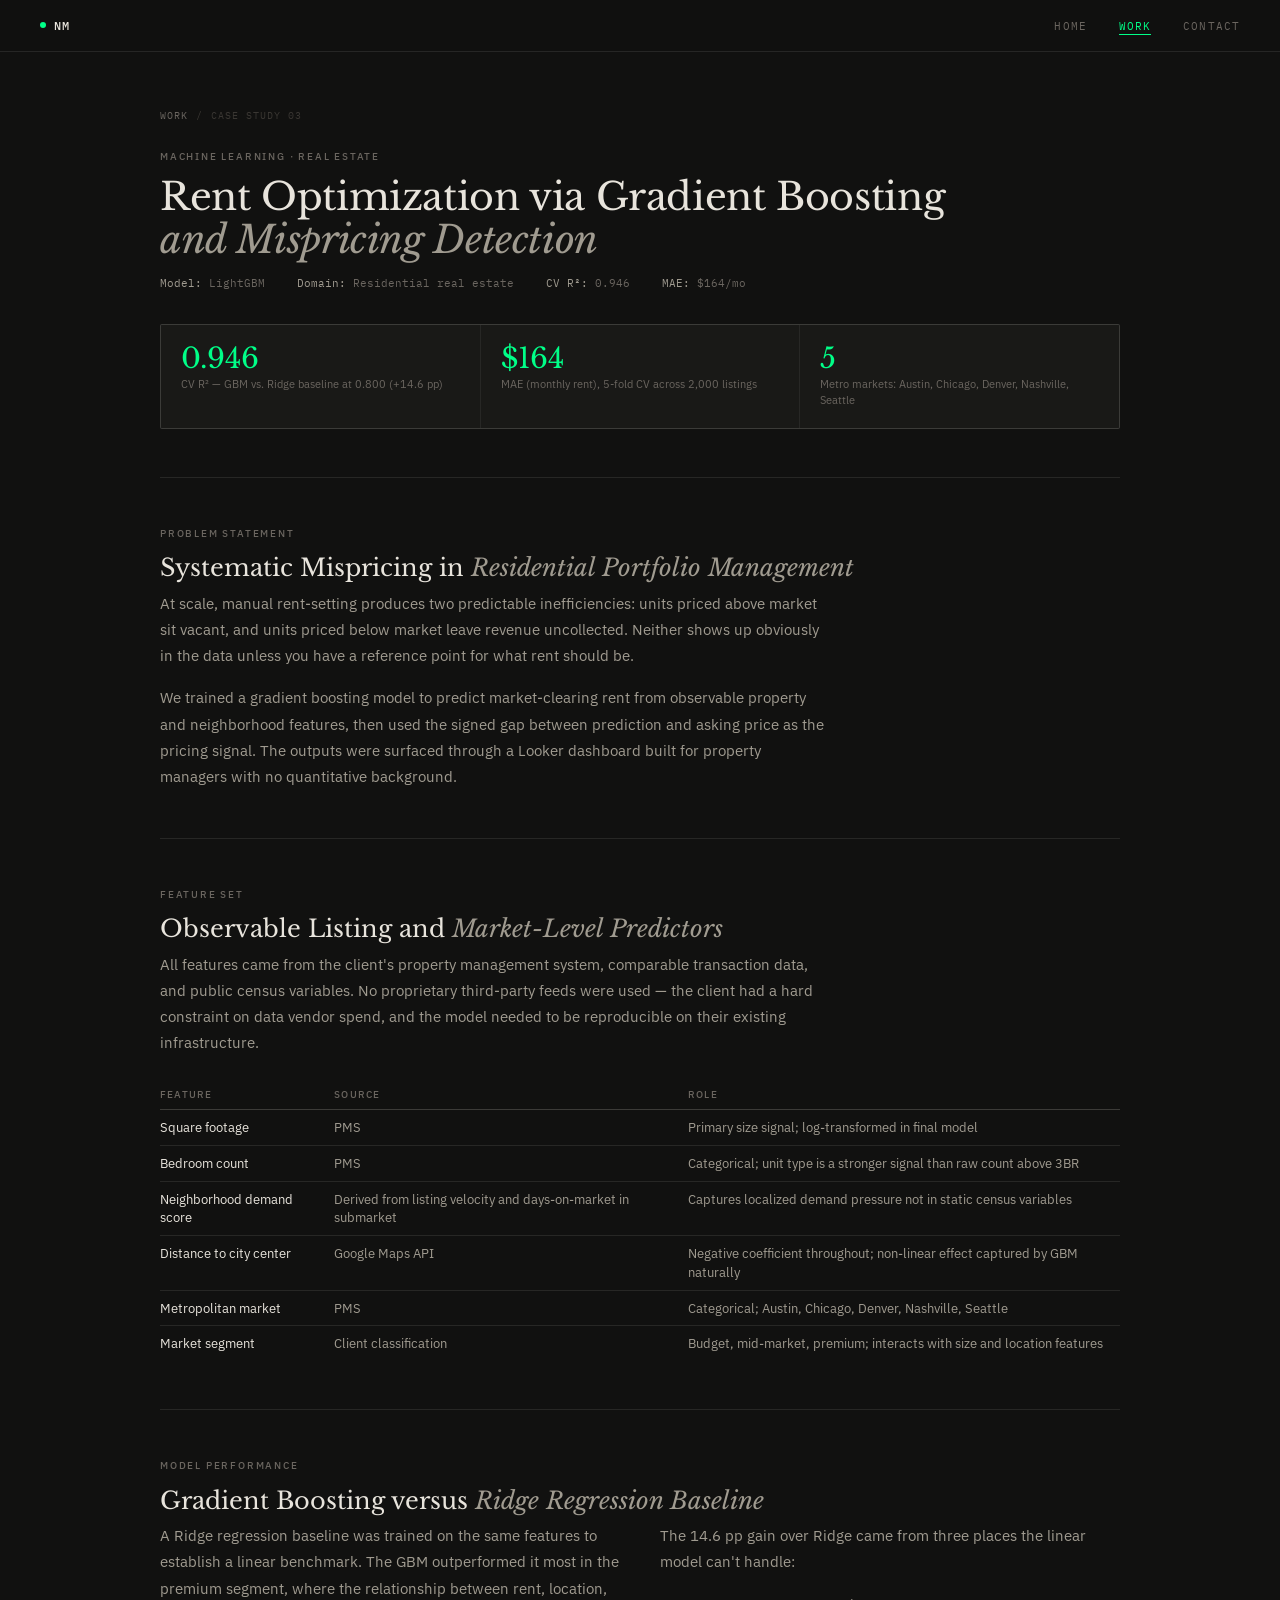
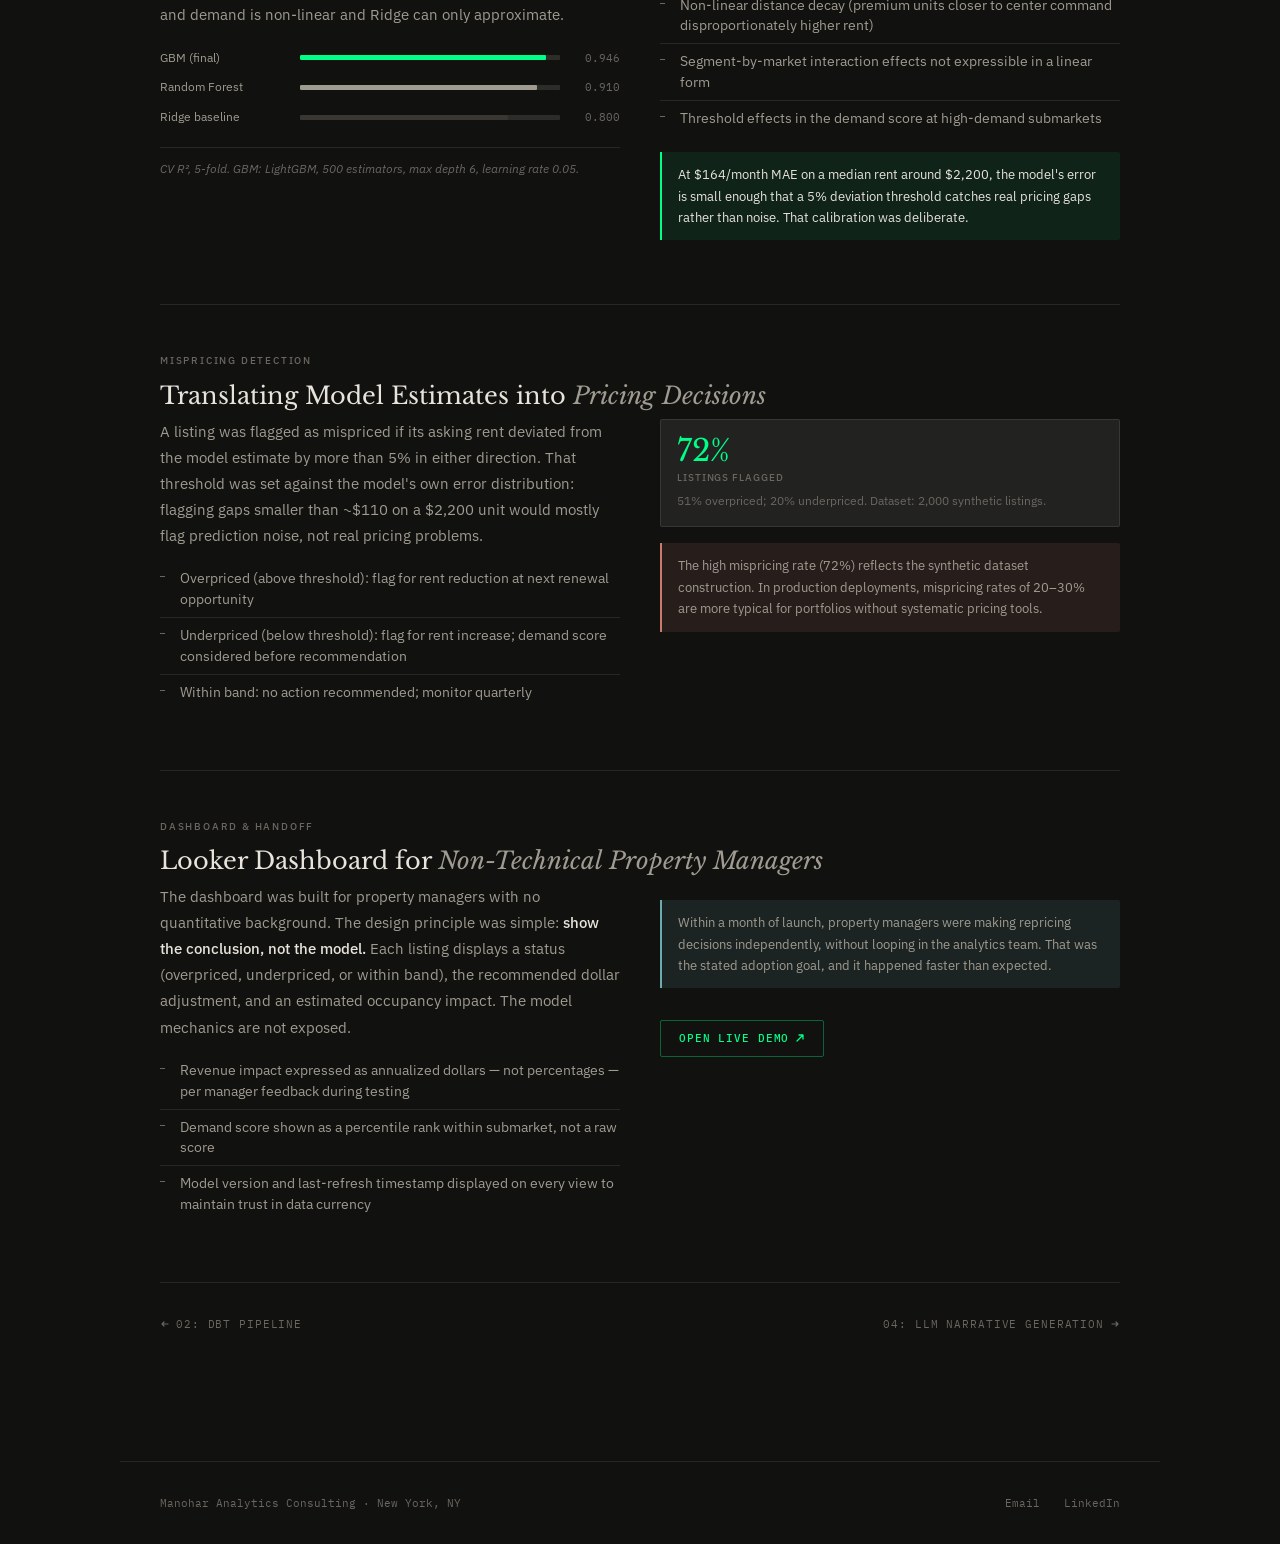
<file: cs-rent.html>
<!DOCTYPE html>
<html lang="en">
<head>
<meta charset="UTF-8">
<meta name="viewport" content="width=device-width, initial-scale=1.0">
<title>Rent Optimization — Nik Manohar</title>
<link rel="preconnect" href="https://fonts.googleapis.com">
<link href="https://fonts.googleapis.com/css2?family=Libre+Baskerville:ital,wght@0,400;0,700;1,400&family=IBM+Plex+Sans:wght@300;400;500&family=IBM+Plex+Mono:wght@400;500&display=swap" rel="stylesheet">
<link rel="stylesheet" href="style.css">
<style>
.cs-hero{padding:3.5rem 0 3rem;border-bottom:0.5px solid var(--rule);}
.cs-breadcrumb{display:flex;align-items:center;gap:0.5rem;font-family:'IBM Plex Mono',monospace;font-size:10px;letter-spacing:0.10em;text-transform:uppercase;color:var(--ink-dim);margin-bottom:1.5rem;}
.cs-breadcrumb a{color:var(--ink-dim);text-decoration:none;transition:color 0.15s;}
.cs-breadcrumb a:hover{color:var(--accent);}
.cs-breadcrumb span{color:var(--ink-faint);}
.cs-hero h1{font-size:clamp(24px,3.5vw,38px);margin-bottom:0.75rem;line-height:1.15;}
.cs-meta{display:flex;flex-wrap:wrap;gap:0.5rem 2rem;margin-bottom:2rem;}
.cs-meta-item{font-family:'IBM Plex Mono',monospace;font-size:11px;color:var(--ink-dim);}
.cs-meta-item strong{color:var(--ink-mid);font-weight:400;}
.cs-outcomes{display:grid;grid-template-columns:repeat(3,1fr);gap:1px;background:var(--rule);border:0.5px solid var(--rule);border-radius:2px;overflow:hidden;}
@media(max-width:600px){.cs-outcomes{grid-template-columns:1fr 1fr;}}
.outcome-cell{background:var(--paper-2);padding:1.25rem;}
.outcome-num{font-family:'Libre Baskerville',serif;font-size:28px;line-height:1;color:var(--accent);margin-bottom:4px;}
.outcome-label{font-size:11px;color:var(--ink-dim);line-height:1.4;}
.cs-section{margin:3rem 0;}
.cs-section h2{font-size:clamp(18px,2.5vw,24px);margin-bottom:0.5rem;}
.section-label{font-size:10px;font-weight:500;letter-spacing:0.18em;text-transform:uppercase;color:var(--ink-dim);margin-bottom:0.75rem;}
.cs-body-text{font-size:14.5px;color:var(--ink-mid);line-height:1.80;max-width:74ch;}
.cs-body-text+.cs-body-text{margin-top:1rem;}
.cs-body-text strong{color:var(--ink);font-weight:500;}
.cs-divider{border:none;border-top:0.5px solid var(--rule);margin:2.5rem 0;}
.cs-nav-footer{display:flex;justify-content:space-between;align-items:center;padding:2rem 0;border-top:0.5px solid var(--rule);margin-top:2rem;}
.cs-nav-link{font-family:'IBM Plex Mono',monospace;font-size:11px;letter-spacing:0.08em;text-transform:uppercase;color:var(--ink-dim);text-decoration:none;display:flex;align-items:center;gap:6px;transition:color 0.15s;}
.cs-nav-link:hover{color:var(--accent);}
</style>
</head>
<body>
<nav class="site-nav">
  <a class="nav-logo" href="index.html"><span class="dot"></span>NM</a>
  <ul class="nav-links">
    <li><a href="index.html">Home</a></li>
    <li><a href="work.html" class="active">Work</a></li>
    <li><a href="/cdn-cgi/l/email-protection#cba5a2a0a3a2a7a6aaa5a4a3aab9f2ff8baca6aaa2a7e5a8a4a6">Contact</a></li>
  </ul>
</nav>
<div class="page-wrap">

  <div class="cs-hero fade-up">
    <div class="cs-breadcrumb"><a href="work.html">Work</a><span>/</span><span>Case Study 03</span></div>
    <div class="label" style="margin-bottom:0.6rem">Machine Learning · Real Estate</div>
    <h1>Rent Optimization via Gradient Boosting<br><em>and Mispricing Detection</em></h1>
    <div class="cs-meta">
      <div class="cs-meta-item"><strong>Model:</strong> LightGBM</div>
      <div class="cs-meta-item"><strong>Domain:</strong> Residential real estate</div>
      <div class="cs-meta-item"><strong>CV R²:</strong> 0.946</div>
      <div class="cs-meta-item"><strong>MAE:</strong> $164/mo</div>
    </div>
    <div class="cs-outcomes">
      <div class="outcome-cell"><div class="outcome-num">0.946</div><div class="outcome-label">CV R² — GBM vs. Ridge baseline at 0.800 (+14.6 pp)</div></div>
      <div class="outcome-cell"><div class="outcome-num">$164</div><div class="outcome-label">MAE (monthly rent), 5-fold CV across 2,000 listings</div></div>
      <div class="outcome-cell"><div class="outcome-num">5</div><div class="outcome-label">Metro markets: Austin, Chicago, Denver, Nashville, Seattle</div></div>
    </div>
  </div>

  <div class="cs-section fade-up">
    <div class="section-label">Problem Statement</div>
    <h2>Systematic Mispricing in <em>Residential Portfolio Management</em></h2>
    <p class="cs-body-text">At scale, manual rent-setting produces two predictable inefficiencies: units priced above market sit vacant, and units priced below market leave revenue uncollected. Neither shows up obviously in the data unless you have a reference point for what rent should be.</p>
    <p class="cs-body-text">We trained a gradient boosting model to predict market-clearing rent from observable property and neighborhood features, then used the signed gap between prediction and asking price as the pricing signal. The outputs were surfaced through a Looker dashboard built for property managers with no quantitative background.</p>
  </div>

  <hr class="cs-divider">

  <div class="cs-section fade-up">
    <div class="section-label">Feature Set</div>
    <h2>Observable Listing and <em>Market-Level Predictors</em></h2>
    <p class="cs-body-text" style="margin-bottom:1.5rem">All features came from the client's property management system, comparable transaction data, and public census variables. No proprietary third-party feeds were used — the client had a hard constraint on data vendor spend, and the model needed to be reproducible on their existing infrastructure.</p>
    <table class="dtable">
      <thead><tr><th>Feature</th><th>Source</th><th>Role</th></tr></thead>
      <tbody>
        <tr><td>Square footage</td><td>PMS</td><td>Primary size signal; log-transformed in final model</td></tr>
        <tr><td>Bedroom count</td><td>PMS</td><td>Categorical; unit type is a stronger signal than raw count above 3BR</td></tr>
        <tr><td>Neighborhood demand score</td><td>Derived from listing velocity and days-on-market in submarket</td><td>Captures localized demand pressure not in static census variables</td></tr>
        <tr><td>Distance to city center</td><td>Google Maps API</td><td>Negative coefficient throughout; non-linear effect captured by GBM naturally</td></tr>
        <tr><td>Metropolitan market</td><td>PMS</td><td>Categorical; Austin, Chicago, Denver, Nashville, Seattle</td></tr>
        <tr><td>Market segment</td><td>Client classification</td><td>Budget, mid-market, premium; interacts with size and location features</td></tr>
      </tbody>
    </table>
  </div>

  <hr class="cs-divider">

  <div class="cs-section fade-up">
    <div class="section-label">Model Performance</div>
    <h2>Gradient Boosting versus <em>Ridge Regression Baseline</em></h2>
    <div class="two-col">
      <div>
        <p class="cs-body-text">A Ridge regression baseline was trained on the same features to establish a linear benchmark. The GBM outperformed it most in the premium segment, where the relationship between rent, location, and demand is non-linear and Ridge can only approximate.</p>
        <div class="bar-chart" style="margin-top:1.25rem">
          <div class="bar-row"><div class="bar-label">GBM (final)</div><div class="bar-track"><div class="bar-fill accent" style="width:94.6%"></div></div><div class="bar-val">0.946</div></div>
          <div class="bar-row"><div class="bar-label">Random Forest</div><div class="bar-track"><div class="bar-fill" style="width:91%;background:var(--ink-mid)"></div></div><div class="bar-val">0.910</div></div>
          <div class="bar-row"><div class="bar-label">Ridge baseline</div><div class="bar-track"><div class="bar-fill" style="width:80%"></div></div><div class="bar-val">0.800</div></div>
        </div>
        <div class="footnote">CV R², 5-fold. GBM: LightGBM, 500 estimators, max depth 6, learning rate 0.05.</div>
      </div>
      <div>
        <p class="cs-body-text">The 14.6 pp gain over Ridge came from three places the linear model can't handle:</p>
        <ul class="blist" style="margin-top:0.75rem">
          <li>Non-linear distance decay (premium units closer to center command disproportionately higher rent)</li>
          <li>Segment-by-market interaction effects not expressible in a linear form</li>
          <li>Threshold effects in the demand score at high-demand submarkets</li>
        </ul>
        <div class="callout accent" style="margin-top:1rem">At $164/month MAE on a median rent around $2,200, the model's error is small enough that a 5% deviation threshold catches real pricing gaps rather than noise. That calibration was deliberate.</div>
      </div>
    </div>
  </div>

  <hr class="cs-divider">

  <div class="cs-section fade-up">
    <div class="section-label">Mispricing Detection</div>
    <h2>Translating Model Estimates into <em>Pricing Decisions</em></h2>
    <div class="two-col">
      <div>
        <p class="cs-body-text">A listing was flagged as mispriced if its asking rent deviated from the model estimate by more than 5% in either direction. That threshold was set against the model's own error distribution: flagging gaps smaller than ~$110 on a $2,200 unit would mostly flag prediction noise, not real pricing problems.</p>
        <ul class="blist" style="margin-top:0.75rem">
          <li>Overpriced (above threshold): flag for rent reduction at next renewal opportunity</li>
          <li>Underpriced (below threshold): flag for rent increase; demand score considered before recommendation</li>
          <li>Within band: no action recommended; monitor quarterly</li>
        </ul>
      </div>
      <div>
        <div class="stat-box" style="margin-bottom:1rem">
          <div class="stat-num accent">72%</div>
          <div class="stat-unit">Listings flagged</div>
          <div class="stat-note">51% overpriced; 20% underpriced. Dataset: 2,000 synthetic listings.</div>
        </div>
        <div class="callout red">The high mispricing rate (72%) reflects the synthetic dataset construction. In production deployments, mispricing rates of 20–30% are more typical for portfolios without systematic pricing tools.</div>
      </div>
    </div>
  </div>

  <hr class="cs-divider">

  <div class="cs-section fade-up">
    <div class="section-label">Dashboard &amp; Handoff</div>
    <h2>Looker Dashboard for <em>Non-Technical Property Managers</em></h2>
    <div class="two-col">
      <div>
        <p class="cs-body-text">The dashboard was built for property managers with no quantitative background. The design principle was simple: <strong>show the conclusion, not the model.</strong> Each listing displays a status (overpriced, underpriced, or within band), the recommended dollar adjustment, and an estimated occupancy impact. The model mechanics are not exposed.</p>
        <ul class="blist" style="margin-top:0.75rem">
          <li>Revenue impact expressed as annualized dollars — not percentages — per manager feedback during testing</li>
          <li>Demand score shown as a percentile rank within submarket, not a raw score</li>
          <li>Model version and last-refresh timestamp displayed on every view to maintain trust in data currency</li>
        </ul>
      </div>
      <div>
        <div class="callout teal">Within a month of launch, property managers were making repricing decisions independently, without looping in the analytics team. That was the stated adoption goal, and it happened faster than expected.</div>
        <a href="https://marketpricingintelligence-atvmumeubevb2x8cpbhddx.streamlit.app/" target="_blank" class="btn accent" style="margin-top:1rem;display:inline-flex">
          Open live demo
          <svg viewBox="0 0 10 10" fill="none"><path d="M2 8L8 2M8 2H4M8 2V6" stroke="currentColor" stroke-width="1.3" stroke-linecap="round"/></svg>
        </a>
      </div>
    </div>
  </div>

  <div class="cs-nav-footer">
    <a href="cs-dbt.html" class="cs-nav-link"><svg width="10" height="10" viewBox="0 0 10 10" fill="none"><path d="M8 5H2M4 3l-2 2 2 2" stroke="currentColor" stroke-width="1.2" stroke-linecap="round" stroke-linejoin="round"/></svg>02: dbt Pipeline</a>
    <a href="cs-llm.html" class="cs-nav-link">04: LLM Narrative Generation<svg width="10" height="10" viewBox="0 0 10 10" fill="none"><path d="M2 5h6M6 3l2 2-2 2" stroke="currentColor" stroke-width="1.2" stroke-linecap="round" stroke-linejoin="round"/></svg></a>
  </div>
</div>
<footer><div class="site-footer">
  <div class="footer-left">Manohar Analytics Consulting · New York, NY</div>
  <div class="footer-links"><a href="/cdn-cgi/l/email-protection#7e101715161712131f1011161f0c474a3e19131f1712501d1113">Email</a><a href="https://www.linkedin.com/in/nik-manohar/" target="_blank">LinkedIn</a><a hre
</file>
<file: style.css>
@import url('https://fonts.googleapis.com/css2?family=Libre+Baskerville:ital,wght@0,400;0,700;1,400&family=IBM+Plex+Sans:wght@300;400;500&family=IBM+Plex+Mono:wght@400;500&display=swap');

*, *::before, *::after { box-sizing: border-box; margin: 0; padding: 0; }

:root {
  --ink:        #e8e4dc;
  --ink-mid:    #a09b90;
  --ink-dim:    #6b6660;
  --ink-faint:  #3a3733;
  --paper:      #111110;
  --paper-2:    #191917;
  --paper-3:    #222220;
  --paper-4:    #2c2c29;
  --rule:       rgba(232,228,220,0.10);
  --rule-mid:   rgba(232,228,220,0.20);
  --accent:     #00ff88;
  --accent-dim: rgba(0,255,136,0.08);
  --accent-stroke: rgba(0,255,136,0.35);
  --gold:       #c8b97a;
  --gold-dim:   rgba(200,185,122,0.12);
  --red:        #c97a6a;
  --red-dim:    rgba(201,122,106,0.12);
  --teal:       #6aacad;
  --teal-dim:   rgba(106,172,173,0.12);
}

html { background: var(--paper); scroll-behavior: smooth; }

body {
  font-family: 'IBM Plex Sans', sans-serif;
  font-weight: 400;
  font-size: 15px;
  line-height: 1.65;
  color: var(--ink);
  background: var(--paper);
  min-height: 100vh;
}

/* ---- NAV ---- */
.site-nav {
  position: sticky; top: 0; z-index: 100;
  display: flex;
  justify-content: space-between;
  align-items: center;
  padding: 0 2.5rem;
  height: 52px;
  background: rgba(17,17,16,0.92);
  backdrop-filter: blur(12px);
  border-bottom: 0.5px solid var(--rule);
}
.nav-logo {
  font-family: 'IBM Plex Mono', monospace;
  font-size: 12px;
  font-weight: 500;
  letter-spacing: 0.06em;
  color: var(--ink);
  text-decoration: none;
  display: flex;
  align-items: center;
  gap: 8px;
}
.nav-logo .dot {
  width: 6px; height: 6px;
  border-radius: 50%;
  background: var(--accent);
  animation: pulse 2.4s ease-in-out infinite;
}
@keyframes pulse {
  0%,100%{opacity:1;transform:scale(1)} 50%{opacity:0.4;transform:scale(0.75)}
}
.nav-links {
  display: flex; gap: 2rem; list-style: none;
}
.nav-links a {
  font-family: 'IBM Plex Mono', monospace;
  font-size: 11px;
  letter-spacing: 0.10em;
  text-transform: uppercase;
  color: var(--ink-dim);
  text-decoration: none;
  transition: color 0.15s;
}
.nav-links a:hover, .nav-links a.active { color: var(--accent); }

/* ---- LAYOUT ---- */
.page-wrap {
  max-width: 1040px;
  margin: 0 auto;
  padding: 0 2.5rem 6rem;
}

/* ---- TYPE ---- */
.label {
  font-size: 10px;
  font-weight: 500;
  letter-spacing: 0.18em;
  text-transform: uppercase;
  color: var(--ink-dim);
}

h1 {
  font-family: 'Libre Baskerville', serif;
  font-weight: 400;
  line-height: 1.05;
  color: var(--ink);
  letter-spacing: -0.01em;
}
h1 em { font-style: italic; color: var(--ink-mid); }

h2 {
  font-family: 'Libre Baskerville', serif;
  font-weight: 400;
  line-height: 1.2;
  color: var(--ink);
}
h2 em { font-style: italic; color: var(--ink-mid); }

hr.rule {
  border: none;
  border-top: 0.5px solid var(--rule);
  margin: 3rem 0;
}

/* ---- SECTION HEAD ---- */
.section-head {
  display: flex;
  align-items: center;
  gap: 1rem;
  margin-bottom: 2rem;
  padding-top: 3rem;
}
.section-head::after {
  content: '';
  flex: 1;
  height: 0.5px;
  background: var(--rule);
}

/* ---- BUTTONS ---- */
.btn {
  display: inline-flex;
  align-items: center;
  gap: 6px;
  font-family: 'IBM Plex Mono', monospace;
  font-size: 11px;
  font-weight: 500;
  letter-spacing: 0.08em;
  text-transform: uppercase;
  text-decoration: none;
  padding: 8px 18px;
  border: 0.5px solid var(--rule-mid);
  border-radius: 2px;
  color: var(--ink-mid);
  background: transparent;
  cursor: pointer;
  transition: all 0.15s;
}
.btn:hover { border-color: var(--ink-mid); color: var(--ink); background: var(--paper-3); }
.btn.accent { border-color: var(--accent-stroke); color: var(--accent); }
.btn.accent:hover { background: var(--accent-dim); }
.btn svg { width: 10px; height: 10px; flex-shrink: 0; }

/* ---- STAT BOX ---- */
.stat-box {
  border: 0.5px solid var(--rule);
  border-radius: 2px;
  padding: 1rem;
  background: var(--paper-3);
}
.stat-num {
  font-family: 'Libre Baskerville', serif;
  font-size: 30px;
  line-height: 1;
  color: var(--ink);
  margin-bottom: 4px;
}
.stat-num.accent { color: var(--accent); }
.stat-unit {
  font-size: 10px;
  font-weight: 500;
  letter-spacing: 0.09em;
  text-transform: uppercase;
  color: var(--ink-dim);
}
.stat-note {
  font-size: 12px;
  color: var(--ink-dim);
  margin-top: 6px;
  line-height: 1.5;
}

/* ---- CALLOUT ---- */
.callout {
  border-left: 2px solid var(--gold);
  background: var(--gold-dim);
  padding: 0.75rem 1rem;
  border-radius: 0 2px 2px 0;
  font-size: 13px;
  color: var(--ink);
  line-height: 1.65;
  margin: 1rem 0;
}
.callout.accent { border-color: var(--accent); background: var(--accent-dim); }
.callout.red { border-color: var(--red); background: var(--red-dim); color: var(--ink-mid); }
.callout.teal { border-color: var(--teal); background: var(--teal-dim); color: var(--ink-mid); }

/* ---- TABLE ---- */
.dtable { width:100%; border-collapse:collapse; font-size:12.5px; }
.dtable th {
  font-size:10px; font-weight:500; letter-spacing:0.12em; text-transform:uppercase;
  color:var(--ink-dim); text-align:left; padding:6px 12px 6px 0;
  border-bottom:0.5px solid var(--rule-mid);
}
.dtable td {
  padding:8px 12px 8px 0; color:var(--ink-mid);
  border-bottom:0.5px solid var(--rule);
  vertical-align:top; line-height:1.5;
}
.dtable td:first-child { color:var(--ink); }
.dtable tr:last-child td { border-bottom:none; }

/* ---- BAR CHART ---- */
.bar-chart { display:flex; flex-direction:column; gap:10px; }
.bar-row { display:flex; align-items:center; gap:10px; }
.bar-label { font-size:12px; color:var(--ink-mid); min-width:130px; flex-shrink:0; }
.bar-track { flex:1; height:5px; background:var(--paper-4); border-radius:1px; overflow:hidden; }
.bar-fill { height:100%; border-radius:1px; background: var(--ink-faint); }
.bar-fill.accent { background: var(--accent); }
.bar-fill.teal { background: var(--teal); }
.bar-val { font-family:'IBM Plex Mono',monospace; font-size:11px; color:var(--ink-dim); min-width:50px; text-align:right; }

/* ---- BLIST ---- */
.blist { list-style:none; padding:0; margin:0.75rem 0; }
.blist li {
  font-size:13.5px; color:var(--ink-mid);
  padding:7px 0 7px 1.25rem;
  border-bottom:0.5px solid var(--rule);
  position:relative; line-height:1.55;
}
.blist li:last-child { border-bottom:none; }
.blist li::before {
  content:''; position:absolute; left:0; top:15px;
  width:5px; height:1px; background:var(--ink-dim);
}

/* ---- CODE INLINE ---- */
code {
  font-family:'IBM Plex Mono',monospace; font-size:12px;
  background:var(--paper-4); padding:1px 5px; border-radius:2px; color:var(--teal);
}

/* ---- VERDICT ---- */
.verdict {
  display:inline-block; font-size:10px; font-weight:500;
  letter-spacing:0.10em; text-transform:uppercase;
  padding:3px 10px; border-radius:2px; margin-bottom:0.75rem;
}
.verdict.rec { background:var(--teal-dim); color:var(--teal); border:0.5px solid var(--teal); }
.verdict.out { background:var(--red-dim); color:var(--red); border:0.5px solid var(--red); }
.verdict.neu { background:var(--gold-dim); color:var(--gold); border:0.5px solid var(--gold); }

/* ---- FOOTNOTE ---- */
.footnote {
  font-size:11.5px; color:var(--ink-dim);
  border-top:0.5px solid var(--rule);
  padding-top:0.75rem; margin-top:1.25rem;
  font-style:italic; line-height:1.6;
}

/* ---- TWO / THREE COL ---- */
.two-col { display:grid; grid-template-columns:1fr 1fr; gap:2.5rem; }
.three-col { display:grid; grid-template-columns:repeat(3,1fr); gap:1rem; }
@media(max-width:640px){
  .two-col{grid-template-columns:1fr;}
  .three-col{grid-template-columns:1fr 1fr;}
}

/* ---- PIPELINE ---- */
.pipeline {
  display:grid; grid-template-columns:repeat(5,1fr);
  gap:1px; background:var(--rule);
  border:0.5px solid var(--rule); border-radius:2px; overflow:hidden; margin:1rem 0;
}
.pl-node { background:var(--paper-3); padding:0.75rem; text-align:center; }
.pl-name { font-size:11px; font-weight:500; color:var(--ink); letter-spacing:0.04em; }
.pl-sub { font-size:10px; color:var(--ink-dim); margin-top:2px; }
.pl-node.active .pl-name { color:var(--accent); }

/* ---- FOOTER ---- */
.site-footer {
  border-top:0.5px solid var(--rule);
  padding:2rem 2.5rem;
  display:flex;
  justify-content:space-between;
  align-items:center;
  max-width:1040px;
  margin:0 auto;
}
.footer-left { font-family:'IBM Plex Mono',monospace; font-size:11px; color:var(--ink-dim); }
.footer-links { display:flex; gap:1.5rem; }
.footer-links a {
  font-family:'IBM Plex Mono',monospace; font-size:11px;
  color:var(--ink-dim); text-decoration:none;
  transition:color 0.15s;
}
.footer-links a:hover { color:var(--accent); }

/* ---- FADE IN ---- */
@keyframes fadeUp {
  from { opacity:0; transform:translateY(16px); }
  to { opacity:1; transform:translateY(0); }
}
.fade-up { animation: fadeUp 0.5s ease both; }
.fade-up-1 { animation-delay: 0.05s; }
.fade-up-2 { animation-delay: 0.12s; }
.fade-up-3 { animation-delay: 0.20s; }
.fade-up-4 { animation-delay: 0.28s; }
.fade-up-5 { animation-delay: 0.36s; }

/* ---- CURSOR GLOW ---- */
.cursor-glow {
  pointer-events: none;
  position: fixed;
  width: 320px; height: 320px;
  border-radius: 50%;
  background: radial-gradient(circle, rgba(0,255,136,0.06) 0%, transparent 70%);
  transform: translate(-50%, -50%);
  transition: opacity 0.3s ease;
  z-index: 9999;
  opacity: 0;
}

/* ---- ENHANCED CARD HOVER ---- */
.app-card {
  transition: background 0.2s, transform 0.2s, box-shadow 0.2s !important;
}
.app-card:hover {
  transform: translateY(-2px);
  box-shadow: 0 8px 32px rgba(0,255,136,0.06);
}

.stat-cell {
  transition: background 0.2s;
  cursor: default;
}
.stat-cell:hover {
  background: var(--paper-3);
}
.stat-cell:hover .stat-cell-num { color: var(--accent); }
.stat-cell:hover .stat-cell-num .accent { color: var(--ink); }

.work-card {
  transition: background 0.2s, transform 0.15s !important;
}
.work-card:hover {
  transform: translateX(3px);
}

.exp-card {
  transition: background 0.2s;
}
.exp-card:hover {
  background: var(--paper-3);
}
.exp-card:hover .exp-org { color: var(--accent); }

/* ---- NAV LINK UNDERLINE DRAW ---- */
.nav-links a {
  position: relative;
}
.nav-links a::after {
  content: '';
  position: absolute;
  bottom: -2px; left: 0;
  width: 100%; height: 1px;
  background: var(--accent);
  transform: scaleX(0);
  transform-origin: left;
  transition: transform 0.2s ease;
}
.nav-links a:hover::after,
.nav-links a.active::after {
  transform: scaleX(1);
}

/* ---- HERO LINK HOVER ---- */
.hero-link {
  transition: color 0.15s, letter-spacing 0.15s !important;
}
.hero-link:hover {
  letter-spacing: 0.06em;
}

/* ---- STAT COUNTER ANIMATION ---- */
@keyframes countUp {
  from { opacity: 0; transform: translateY(8px); }
  to { opacity: 1; transform: translateY(0); }
}
.stat-cell-num.counting {
  animation: countUp 0.4s ease both;
}

/* ---- TAG HOVER ---- */
.tag, .cs-tag {
  transition: background 0.15s, border-color 0.15s, color 0.15s;
}
.tag:hover, .cs-tag:hover {
  background: var(--paper-3);
  border-color: var(--accent-stroke);
  color: var(--ink);
}

/* ---- CS ROW ENHANCED ---- */
.cs-row {
  transition: background 0.15s, padding-left 0.15s;
}
.cs-row:hover {
  padding-left: 6px;
}

/* ---- FOOTER LINK UNDERLINE ---- */
.footer-links a {
  position: relative;
}
.footer-links a::after {
  content: '';
  position: absolute;
  bottom: -2px; left: 0;
  width: 100%; height: 1px;
  background: var(--accent);
  transform: scaleX(0);
  transform-origin: left;
  transition: transform 0.18s ease;
}
.footer-links a:hover::after {
  transform: scaleX(1);
}

/* ---- SECTION HEAD LABEL HOVER ---- */
.section-head:hover .label {
  color: var(--accent);
  transition: color 0.15s;
}

/* ---- OUTCOME CELL HOVER (case studies) ---- */
.outcome-cell {
  transition: background 0.15s;
}
.outcome-cell:hover {
  background: var(--paper-3);
}
.outcome-cell:hover .outcome-num {
  text-shadow: 0 0 20px rgba(0,255,136,0.3);
}

/* ---- THINKING SECTION ---- */
.thinking-section {
  margin: 0;
  padding: 2.5rem 0;
  border-top: 0.5px solid var(--rule);
}
.thinking-items {
  display: flex;
  flex-direction: column;
  gap: 0;
}
.thinking-item {
  display: flex;
  align-items: baseline;
  gap: 1rem;
  padding: 0.85rem 0;
  border-bottom: 0.5px solid var(--rule);
  transition: padding-left 0.15s;
}
.thinking-item:last-child { border-bottom: none; }
.thinking-item:hover { padding-left: 6px; }
.thinking-item:hover .thinking-label { color: var(--accent); }
.thinking-label {
  font-family: 'IBM Plex Mono', monospace;
  font-size: 10px;
  letter-spacing: 0.10em;
  text-transform: uppercase;
  color: var(--ink-dim);
  min-width: 80px;
  flex-shrink: 0;
  transition: color 0.15s;
}
.thinking-text {
  font-size: 13.5px;
  color: var(--ink-mid);
  line-height: 1.55;
}
</file>
